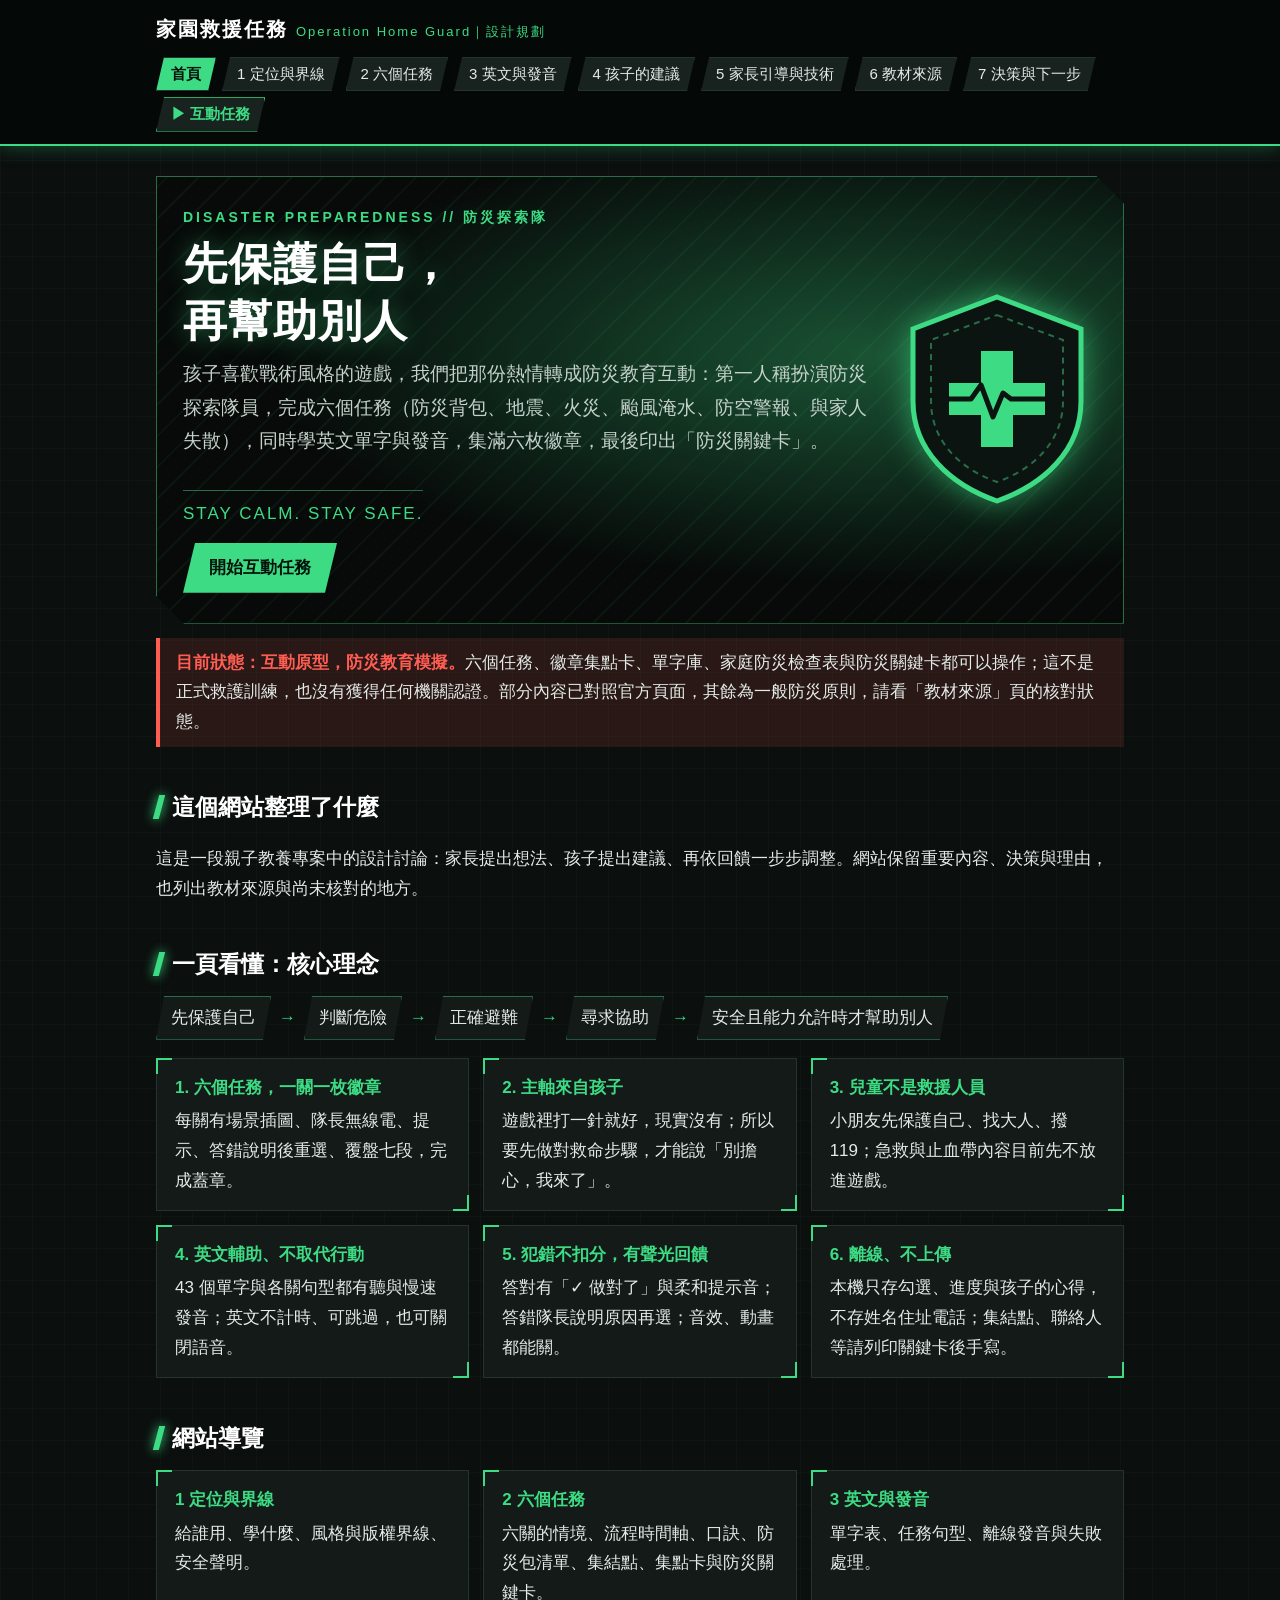
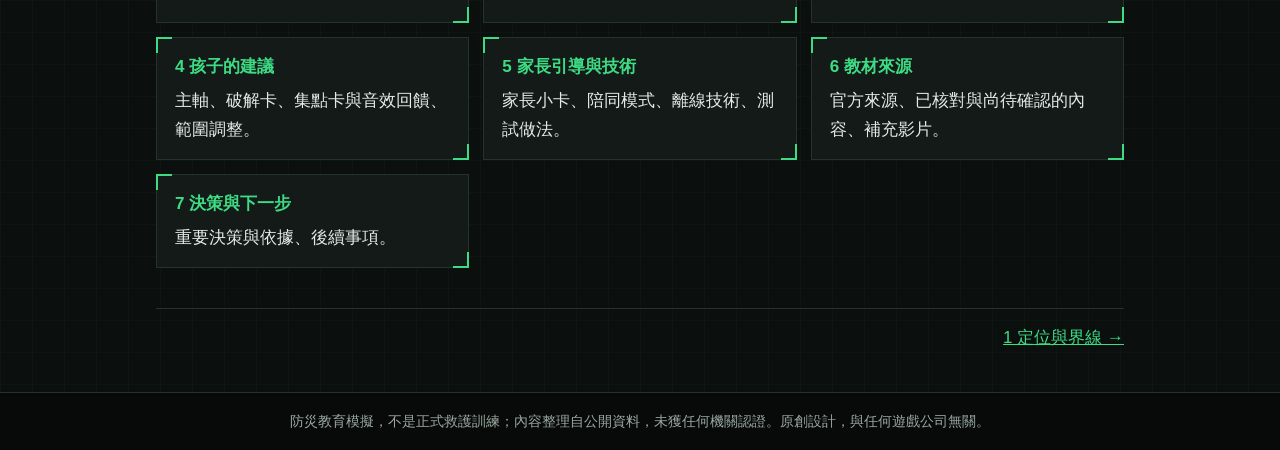
<file: index.html>
<!DOCTYPE html>
<html lang="zh-Hant">
<head>
  <meta charset="UTF-8">
  <meta name="viewport" content="width=device-width, initial-scale=1">
  <title>首頁｜家園救援任務 設計規劃</title>
  <meta name="description" content="家園救援任務：防災探索隊六個互動任務的設計規劃，涵蓋防災背包、地震、火災、颱風淹水、防空警報與家人失散。">
  <link rel="stylesheet" href="style.css">
</head>
<body>
  <header class="site-header"><div class="inner">
    <a class="brand" href="index.html">家園救援任務<span>Operation Home Guard｜設計規劃</span></a>
    <nav aria-label="網站導覽"><ul class="nav">
      <li><a href="index.html" aria-current="page">首頁</a></li>
      <li><a href="positioning.html">1 定位與界線</a></li>
      <li><a href="gameplay.html">2 六個任務</a></li>
      <li><a href="english.html">3 英文與發音</a></li>
      <li><a href="child-idea.html">4 孩子的建議</a></li>
      <li><a href="parents-tech.html">5 家長引導與技術</a></li>
      <li><a href="sources.html">6 教材來源</a></li>
      <li><a href="decisions.html">7 決策與下一步</a></li>
      <li><a href="game/index.html" class="nav-game">▶ 互動任務</a></li>
    </ul></nav>
  </div></header>
  <main>
<section class="hero">
  <div>
    <p class="eyebrow">DISASTER PREPAREDNESS // 防災探索隊</p>
    <h1><span class="nowrap">先保護自己，</span><br><span class="nowrap">再幫助別人</span></h1>
    <p class="lead">孩子喜歡戰術風格的遊戲，我們把那份熱情轉成防災教育互動：第一人稱扮演防災探索隊員，完成六個任務（防災背包、地震、火災、颱風淹水、防空警報、與家人失散），同時學英文單字與發音，集滿六枚徽章，最後印出「防災關鍵卡」。</p>
    <p class="tagline">STAY CALM. STAY SAFE.</p><br>
    <a class="cta" href="game/index.html">開始互動任務</a>
  </div>
  <svg class="emblem" viewBox="0 0 200 220" role="img" aria-label="防災探索隊徽章：盾牌與醫療十字">
    <path d="M100 8 L184 40 V112 C184 162 146 196 100 212 C54 196 16 162 16 112 V40 Z" fill="#0b1411" stroke="#3ddc84" stroke-width="5"/>
    <path d="M100 26 L166 51 V112 C166 152 137 180 100 193 C63 180 34 152 34 112 V51 Z" fill="none" stroke="#2a6b49" stroke-width="2" stroke-dasharray="6 5"/>
    <path d="M84 62 H116 V94 H148 V126 H116 V158 H84 V126 H52 V94 H84 Z" fill="#3ddc84"/>
    <polyline points="44,110 74,110 84,96 96,128 106,104 114,110 156,110" fill="none" stroke="#0b1411" stroke-width="5" stroke-linejoin="round"/>
  </svg>
</section>

<div class="callout alert"><strong>目前狀態：互動原型，防災教育模擬。</strong>六個任務、徽章集點卡、單字庫、家庭防災檢查表與防災關鍵卡都可以操作；這不是正式救護訓練，也沒有獲得任何機關認證。部分內容已對照官方頁面，其餘為一般防災原則，請看「教材來源」頁的核對狀態。</div>

<h2>這個網站整理了什麼</h2>
<p>這是一段親子教養專案中的設計討論：家長提出想法、孩子提出建議、再依回饋一步步調整。網站保留重要內容、決策與理由，也列出教材來源與尚未核對的地方。</p>

<h2>一頁看懂：核心理念</h2>
<div class="flow-big"><span>先保護自己</span><i>→</i><span>判斷危險</span><i>→</i><span>正確避難</span><i>→</i><span>尋求協助</span><i>→</i><span>安全且能力允許時才幫助別人</span></div>
<div class="grid">
  <div class="card"><strong>1. 六個任務，一關一枚徽章</strong>每關有場景插圖、隊長無線電、提示、答錯說明後重選、覆盤七段，完成蓋章。</div>
  <div class="card"><strong>2. 主軸來自孩子</strong>遊戲裡打一針就好，現實沒有；所以要先做對救命步驟，才能說「別擔心，我來了」。</div>
  <div class="card"><strong>3. 兒童不是救援人員</strong>小朋友先保護自己、找大人、撥 119；急救與止血帶內容目前先不放進遊戲。</div>
  <div class="card"><strong>4. 英文輔助、不取代行動</strong>43 個單字與各關句型都有聽與慢速發音；英文不計時、可跳過，也可關閉語音。</div>
  <div class="card"><strong>5. 犯錯不扣分，有聲光回饋</strong>答對有「✓ 做對了」與柔和提示音；答錯隊長說明原因再選；音效、動畫都能關。</div>
  <div class="card"><strong>6. 離線、不上傳</strong>本機只存勾選、進度與孩子的心得，不存姓名住址電話；集結點、聯絡人等請列印關鍵卡後手寫。</div>
</div>

<h2>網站導覽</h2>
<div class="grid">
  <a class="card" href="positioning.html"><strong>1 定位與界線</strong>給誰用、學什麼、風格與版權界線、安全聲明。</a>
  <a class="card" href="gameplay.html"><strong>2 六個任務</strong>六關的情境、流程時間軸、口訣、防災包清單、集結點、集點卡與防災關鍵卡。</a>
  <a class="card" href="english.html"><strong>3 英文與發音</strong>單字表、任務句型、離線發音與失敗處理。</a>
  <a class="card" href="child-idea.html"><strong>4 孩子的建議</strong>主軸、破解卡、集點卡與音效回饋、範圍調整。</a>
  <a class="card" href="parents-tech.html"><strong>5 家長引導與技術</strong>家長小卡、陪同模式、離線技術、測試做法。</a>
  <a class="card" href="sources.html"><strong>6 教材來源</strong>官方來源、已核對與尚待確認的內容、補充影片。</a>
  <a class="card" href="decisions.html"><strong>7 決策與下一步</strong>重要決策與依據、後續事項。</a>
</div>
<nav class="pager" aria-label="上下頁">
  <span></span>
  <span><a href="positioning.html">1 定位與界線 →</a></span>
</nav>
  </main>
  <footer>防災教育模擬，不是正式救護訓練；內容整理自公開資料，未獲任何機關認證。原創設計，與任何遊戲公司無關。</footer>
</body>
</html>
</file>
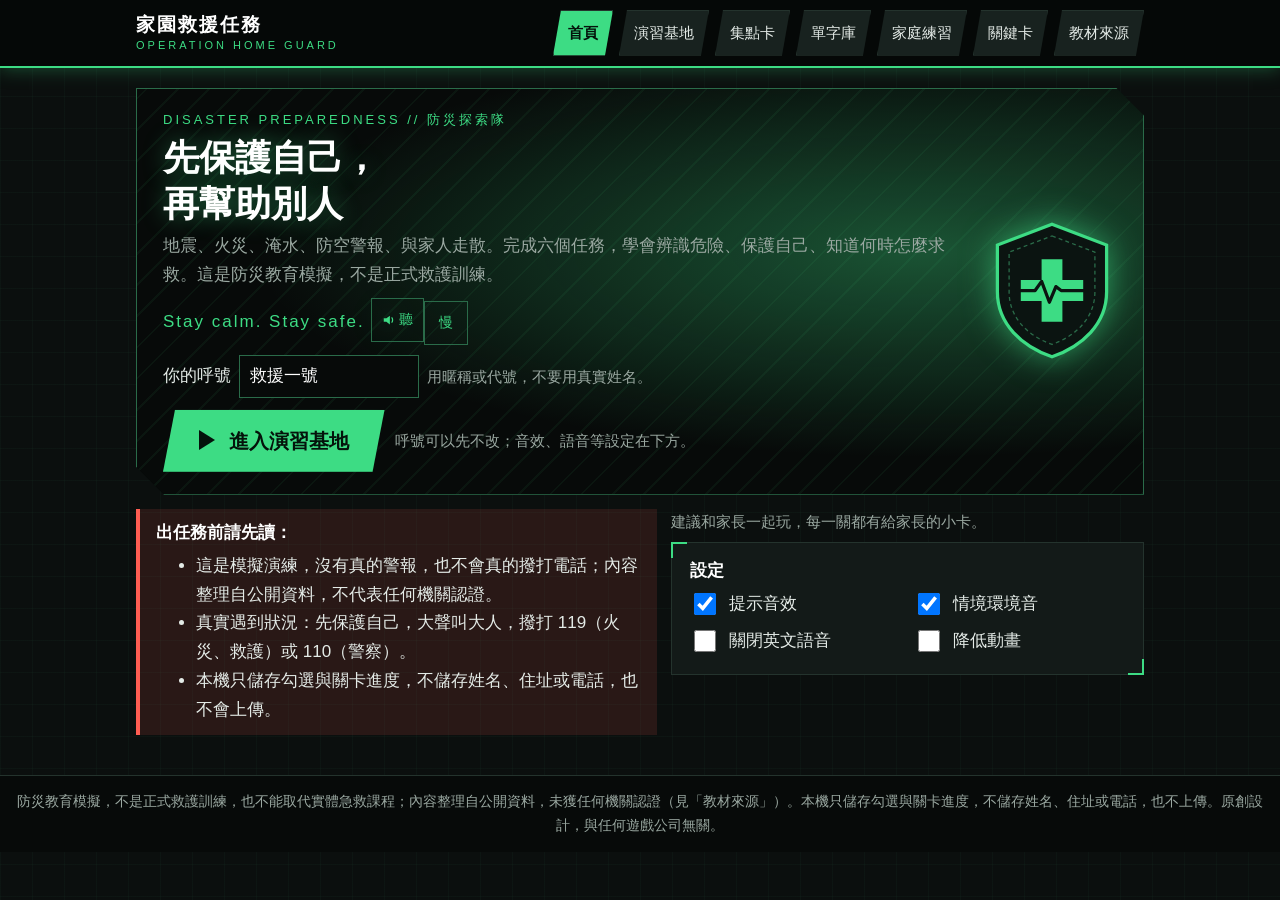
<file: game/index.html>
<!DOCTYPE html>
<html lang="zh-Hant">
<head>
  <meta charset="UTF-8">
  <meta name="viewport" content="width=device-width, initial-scale=1">
  <title>家園救援任務｜互動任務</title>
  <meta name="description" content="家園救援任務：防災探索隊六個互動任務，學防災背包、地震、火災、颱風淹水、防空警報、與家人失散，並學英文單字、集徽章。">
  <link rel="stylesheet" href="game.css?v=36">
</head>
<body>
  <header class="g-header">
    <div class="g-inner">
      <button type="button" class="g-brand" data-go="title" title="回首頁">家園救援任務<small>OPERATION HOME GUARD</small></button>
      <nav class="g-nav" aria-label="任務選單">
        <button type="button" data-go="title">首頁</button>
        <button type="button" data-go="hub">演習基地</button>
        <button type="button" data-go="stamps">集點卡</button>
        <button type="button" data-go="vocab">單字庫</button>
        <button type="button" data-go="family">家庭練習</button>
        <button type="button" data-go="card">關鍵卡</button>
        <button type="button" data-go="sources">教材來源</button>
        <!-- 設計說明網站的連結先隱藏（給孩子玩的畫面不放）；需要時可改回 <a href="../index.html">設計說明</a> -->
      </nav>
    </div>
  </header>
  <main id="app" class="g-main"></main>
  <div id="toast" class="toast" role="status" aria-live="polite"></div>
  <footer class="g-footer">防災教育模擬，不是正式救護訓練，也不能取代實體急救課程；內容整理自公開資料，未獲任何機關認證（見「教材來源」）。本機只儲存勾選與關卡進度，不儲存姓名、住址或電話，也不上傳。原創設計，與任何遊戲公司無關。</footer>
  <script src="data.js?v=36"></script>
  <script src="scenes.js?v=36"></script>
  <script src="game.js?v=36"></script>
</body>
</html>
</file>
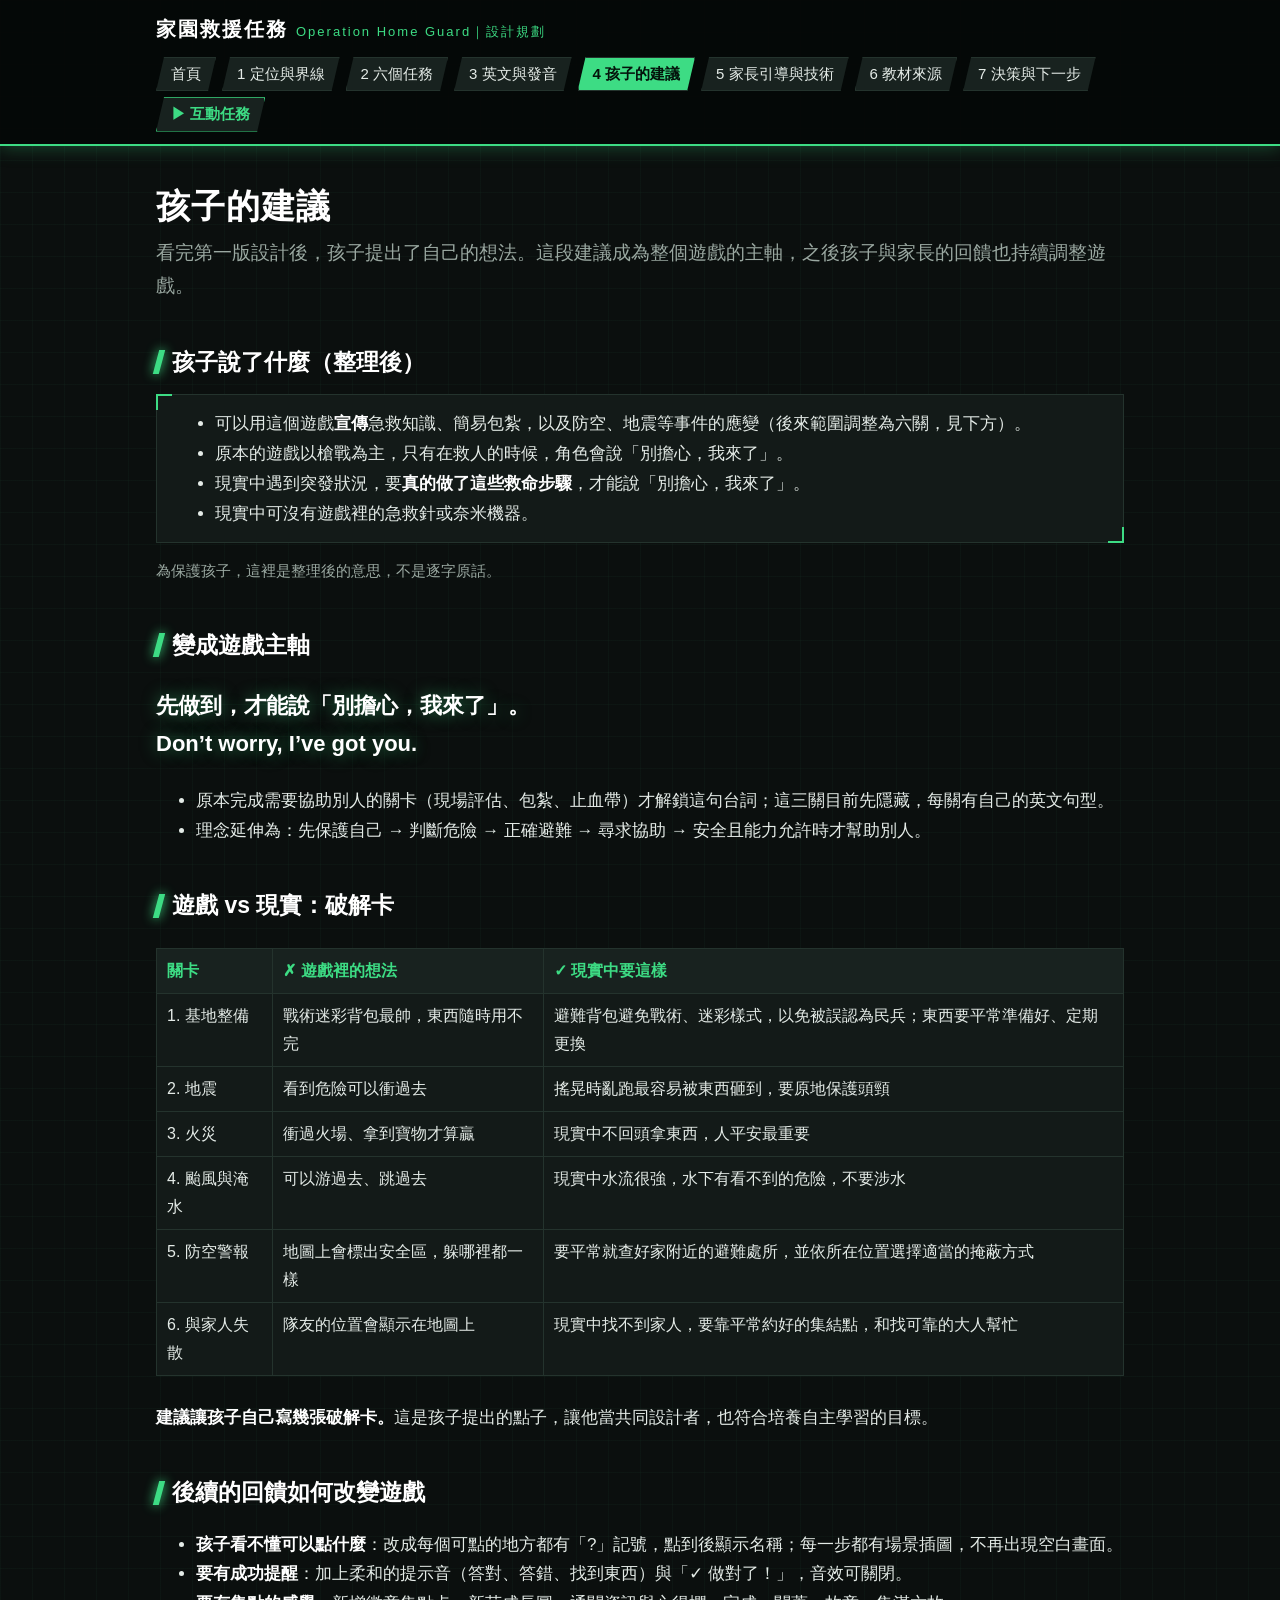
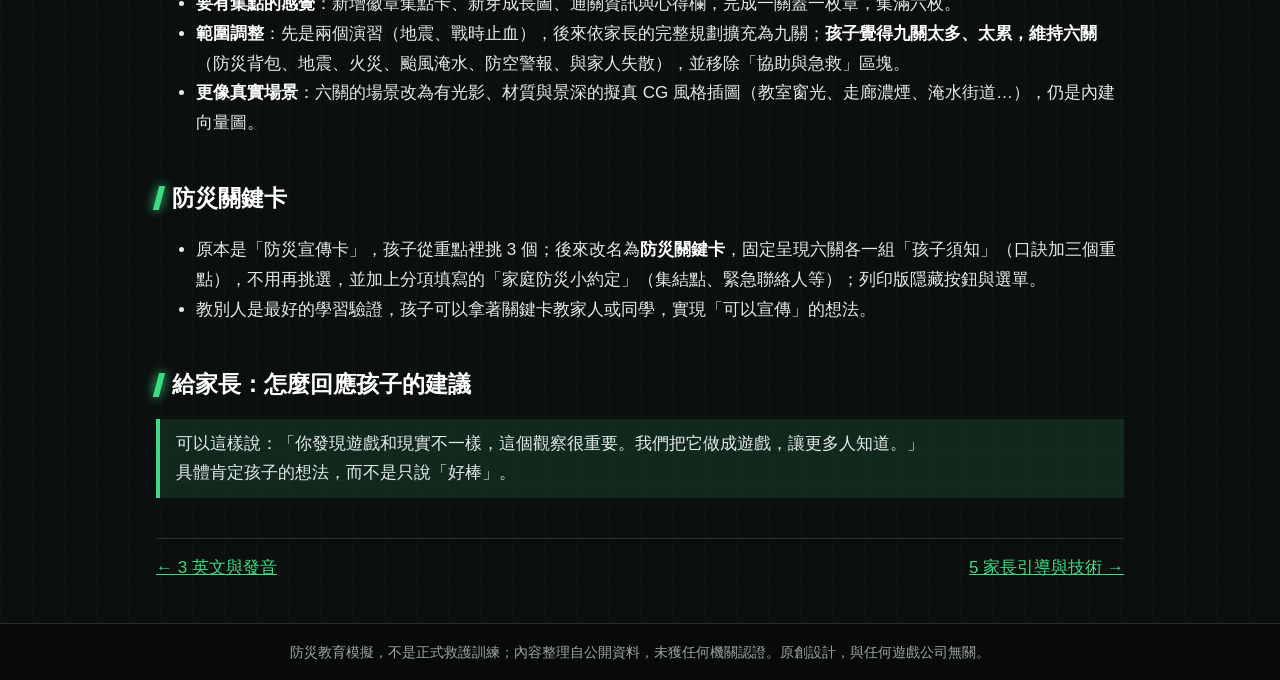
<file: child-idea.html>
<!DOCTYPE html>
<html lang="zh-Hant">
<head>
  <meta charset="UTF-8">
  <meta name="viewport" content="width=device-width, initial-scale=1">
  <title>孩子的建議｜家園救援任務 設計規劃</title>
  <meta name="description" content="家園救援任務：防災探索隊六個互動任務的設計規劃，涵蓋防災背包、地震、火災、颱風淹水、防空警報與家人失散。">
  <link rel="stylesheet" href="style.css">
</head>
<body>
  <header class="site-header"><div class="inner">
    <a class="brand" href="index.html">家園救援任務<span>Operation Home Guard｜設計規劃</span></a>
    <nav aria-label="網站導覽"><ul class="nav">
      <li><a href="index.html">首頁</a></li>
      <li><a href="positioning.html">1 定位與界線</a></li>
      <li><a href="gameplay.html">2 六個任務</a></li>
      <li><a href="english.html">3 英文與發音</a></li>
      <li><a href="child-idea.html" aria-current="page">4 孩子的建議</a></li>
      <li><a href="parents-tech.html">5 家長引導與技術</a></li>
      <li><a href="sources.html">6 教材來源</a></li>
      <li><a href="decisions.html">7 決策與下一步</a></li>
      <li><a href="game/index.html" class="nav-game">▶ 互動任務</a></li>
    </ul></nav>
  </div></header>
  <main>
<h1>孩子的建議</h1>
<p class="lead">看完第一版設計後，孩子提出了自己的想法。這段建議成為整個遊戲的主軸，之後孩子與家長的回饋也持續調整遊戲。</p>

<h2>孩子說了什麼（整理後）</h2>
<div class="card">
  <ul style="margin:0">
    <li>可以用這個遊戲<strong>宣傳</strong>急救知識、簡易包紮，以及防空、地震等事件的應變（後來範圍調整為六關，見下方）。</li>
    <li>原本的遊戲以槍戰為主，只有在救人的時候，角色會說「別擔心，我來了」。</li>
    <li>現實中遇到突發狀況，要<strong>真的做了這些救命步驟</strong>，才能說「別擔心，我來了」。</li>
    <li>現實中可沒有遊戲裡的急救針或奈米機器。</li>
  </ul>
</div>
<p class="note">為保護孩子，這裡是整理後的意思，不是逐字原話。</p>

<h2>變成遊戲主軸</h2>
<p class="quote">先做到，才能說「別擔心，我來了」。<br><span class="en">Don’t worry, I’ve got you.</span></p>
<ul>
  <li>原本完成需要協助別人的關卡（現場評估、包紮、止血帶）才解鎖這句台詞；這三關目前先隱藏，每關有自己的英文句型。</li>
  <li>理念延伸為：先保護自己 → 判斷危險 → 正確避難 → 尋求協助 → 安全且能力允許時才幫助別人。</li>
</ul>

<h2>遊戲 vs 現實：破解卡</h2>
<div class="table-wrap"><table>
  <tr><th>關卡</th><th>✗ 遊戲裡的想法</th><th>✓ 現實中要這樣</th></tr>
  <tr><td>1. 基地整備</td><td>戰術迷彩背包最帥，東西隨時用不完</td><td>避難背包避免戰術、迷彩樣式，以免被誤認為民兵；東西要平常準備好、定期更換</td></tr>
  <tr><td>2. 地震</td><td>看到危險可以衝過去</td><td>搖晃時亂跑最容易被東西砸到，要原地保護頭頸</td></tr>
  <tr><td>3. 火災</td><td>衝過火場、拿到寶物才算贏</td><td>現實中不回頭拿東西，人平安最重要</td></tr>
  <tr><td>4. 颱風與淹水</td><td>可以游過去、跳過去</td><td>現實中水流很強，水下有看不到的危險，不要涉水</td></tr>
  <tr><td>5. 防空警報</td><td>地圖上會標出安全區，躲哪裡都一樣</td><td>要平常就查好家附近的避難處所，並依所在位置選擇適當的掩蔽方式</td></tr>
  <tr><td>6. 與家人失散</td><td>隊友的位置會顯示在地圖上</td><td>現實中找不到家人，要靠平常約好的集結點，和找可靠的大人幫忙</td></tr>
</table></div>
<p><strong>建議讓孩子自己寫幾張破解卡。</strong>這是孩子提出的點子，讓他當共同設計者，也符合培養自主學習的目標。</p>

<h2>後續的回饋如何改變遊戲</h2>
<ul>
  <li><strong>孩子看不懂可以點什麼</strong>：改成每個可點的地方都有「?」記號，點到後顯示名稱；每一步都有場景插圖，不再出現空白畫面。</li>
  <li><strong>要有成功提醒</strong>：加上柔和的提示音（答對、答錯、找到東西）與「✓ 做對了！」，音效可關閉。</li>
  <li><strong>要有集點的感覺</strong>：新增徽章集點卡、新芽成長圖、通關資訊與心得欄，完成一關蓋一枚章，集滿六枚。</li>
  <li><strong>範圍調整</strong>：先是兩個演習（地震、戰時止血），後來依家長的完整規劃擴充為九關；<strong>孩子覺得九關太多、太累，維持六關</strong>（防災背包、地震、火災、颱風淹水、防空警報、與家人失散），並移除「協助與急救」區塊。</li>
  <li><strong>更像真實場景</strong>：六關的場景改為有光影、材質與景深的擬真 CG 風格插圖（教室窗光、走廊濃煙、淹水街道…），仍是內建向量圖。</li>
</ul>

<h2>防災關鍵卡</h2>
<ul>
  <li>原本是「防災宣傳卡」，孩子從重點裡挑 3 個；後來改名為<strong>防災關鍵卡</strong>，固定呈現六關各一組「孩子須知」（口訣加三個重點），不用再挑選，並加上分項填寫的「家庭防災小約定」（集結點、緊急聯絡人等）；列印版隱藏按鈕與選單。</li>
  <li>教別人是最好的學習驗證，孩子可以拿著關鍵卡教家人或同學，實現「可以宣傳」的想法。</li>
</ul>

<h2>給家長：怎麼回應孩子的建議</h2>
<div class="callout">可以這樣說：「你發現遊戲和現實不一樣，這個觀察很重要。我們把它做成遊戲，讓更多人知道。」<br>具體肯定孩子的想法，而不是只說「好棒」。</div>
<nav class="pager" aria-label="上下頁">
  <span><a href="english.html">← 3 英文與發音</a></span>
  <span><a href="parents-tech.html">5 家長引導與技術 →</a></span>
</nav>
  </main>
  <footer>防災教育模擬，不是正式救護訓練；內容整理自公開資料，未獲任何機關認證。原創設計，與任何遊戲公司無關。</footer>
</body>
</html>
</file>
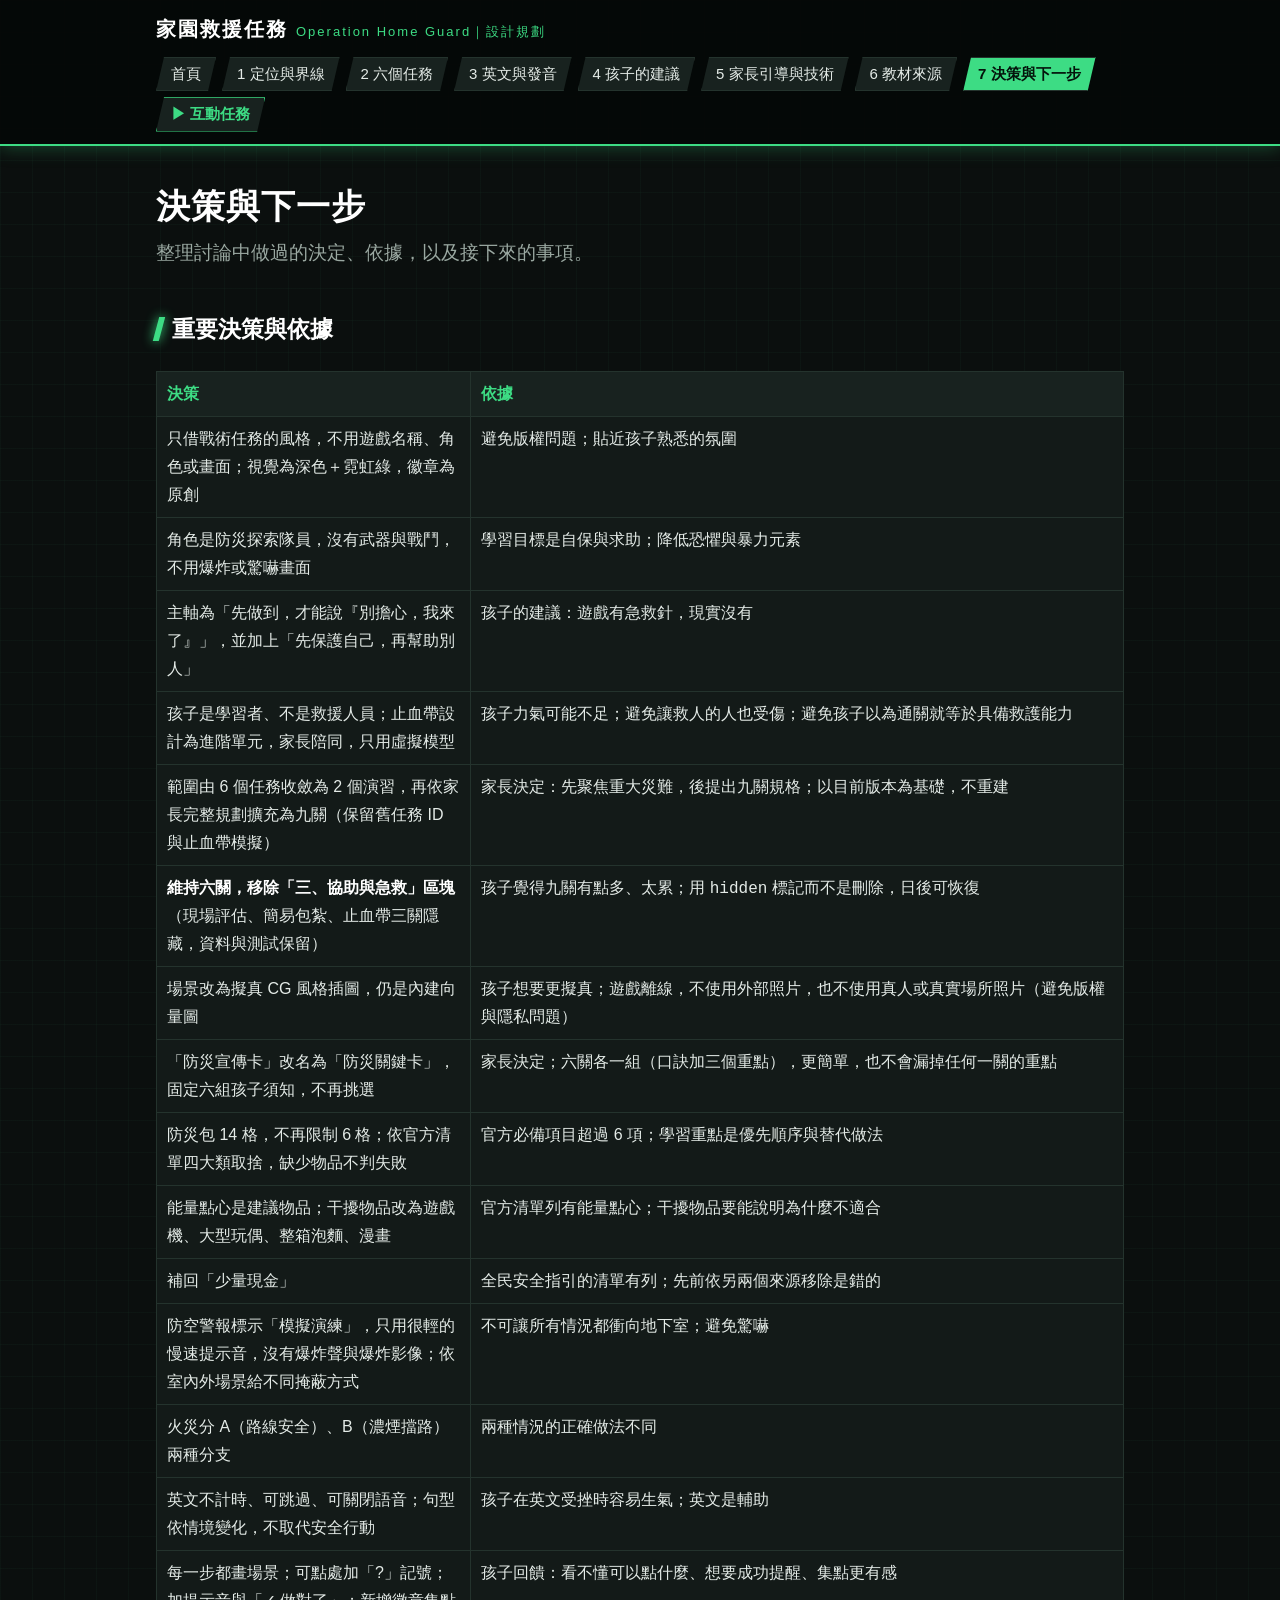
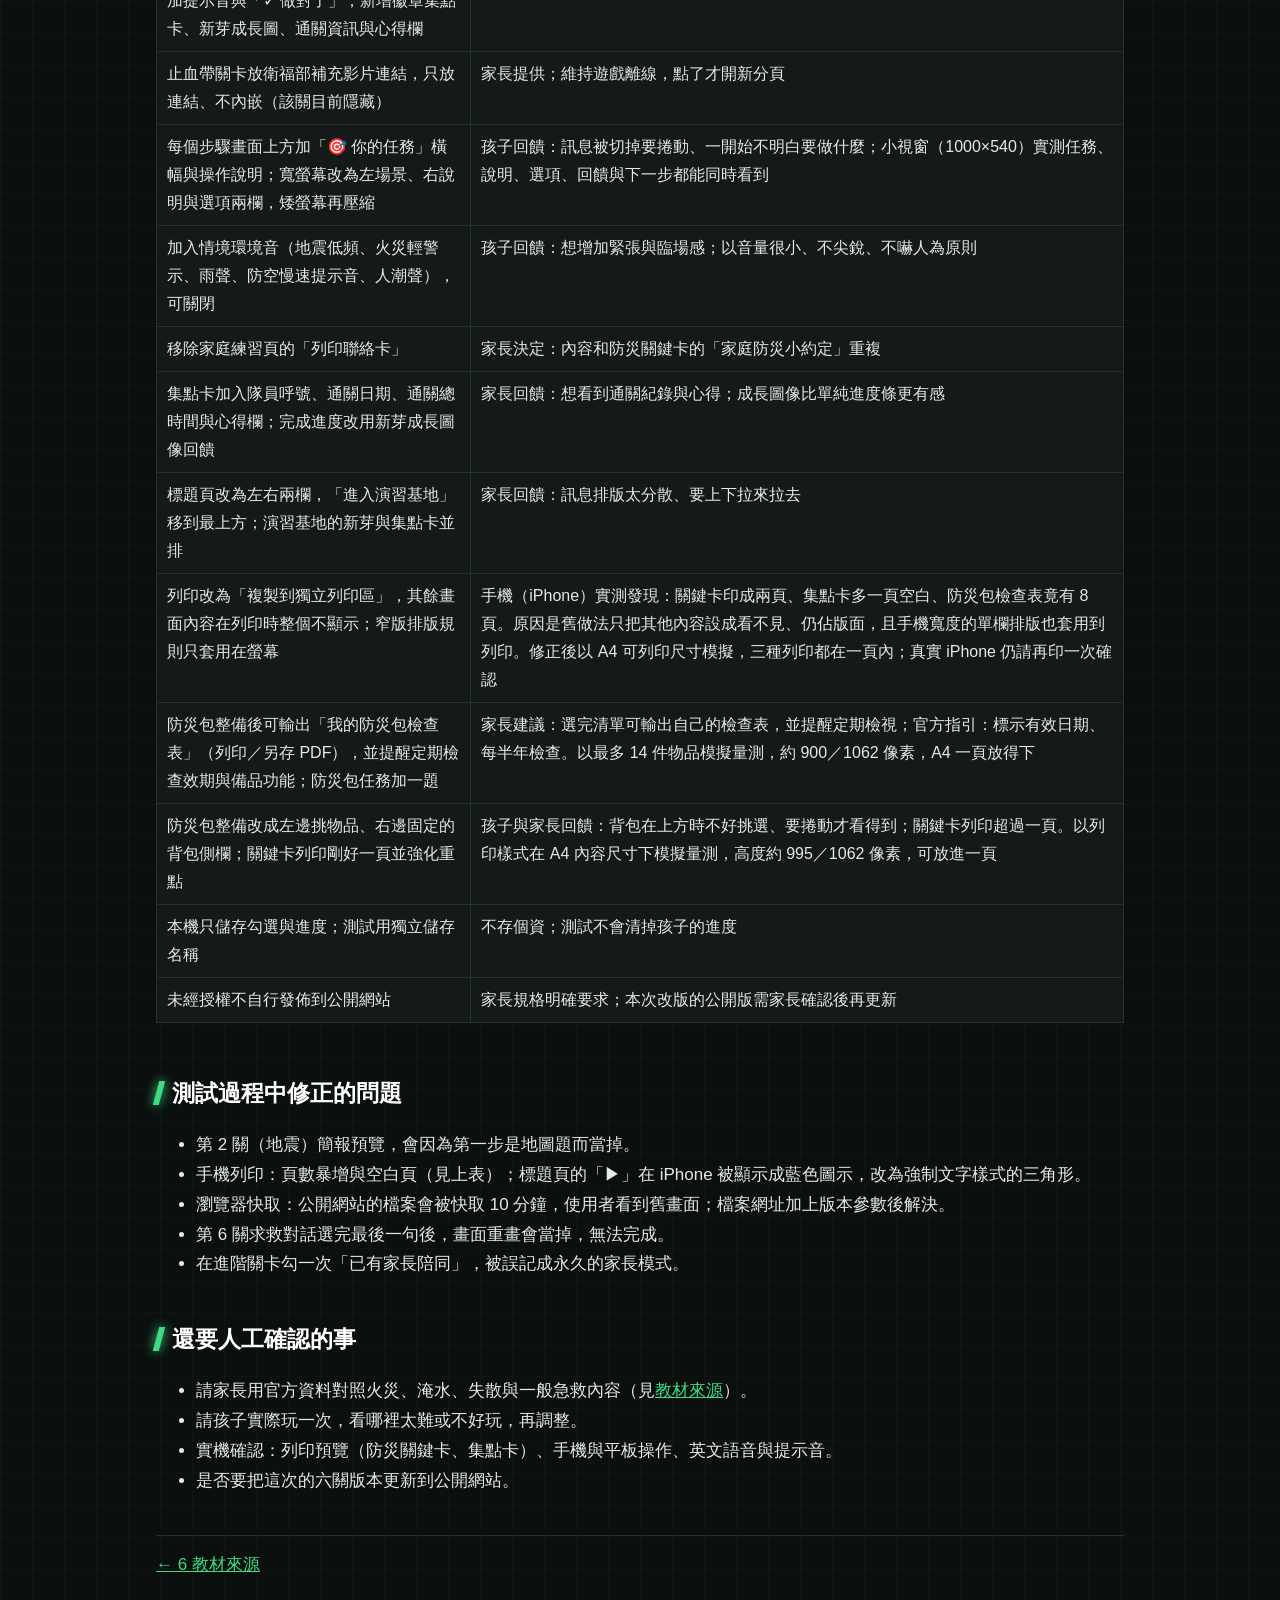
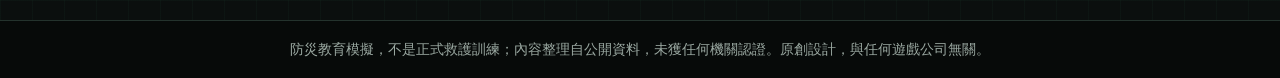
<file: decisions.html>
<!DOCTYPE html>
<html lang="zh-Hant">
<head>
  <meta charset="UTF-8">
  <meta name="viewport" content="width=device-width, initial-scale=1">
  <title>決策與下一步｜家園救援任務 設計規劃</title>
  <meta name="description" content="家園救援任務：防災探索隊六個互動任務的設計規劃，涵蓋防災背包、地震、火災、颱風淹水、防空警報與家人失散。">
  <link rel="stylesheet" href="style.css">
</head>
<body>
  <header class="site-header"><div class="inner">
    <a class="brand" href="index.html">家園救援任務<span>Operation Home Guard｜設計規劃</span></a>
    <nav aria-label="網站導覽"><ul class="nav">
      <li><a href="index.html">首頁</a></li>
      <li><a href="positioning.html">1 定位與界線</a></li>
      <li><a href="gameplay.html">2 六個任務</a></li>
      <li><a href="english.html">3 英文與發音</a></li>
      <li><a href="child-idea.html">4 孩子的建議</a></li>
      <li><a href="parents-tech.html">5 家長引導與技術</a></li>
      <li><a href="sources.html">6 教材來源</a></li>
      <li><a href="decisions.html" aria-current="page">7 決策與下一步</a></li>
      <li><a href="game/index.html" class="nav-game">▶ 互動任務</a></li>
    </ul></nav>
  </div></header>
  <main>
<h1>決策與下一步</h1>
<p class="lead">整理討論中做過的決定、依據，以及接下來的事項。</p>

<h2>重要決策與依據</h2>
<div class="table-wrap"><table>
  <tr><th>決策</th><th>依據</th></tr>
  <tr><td>只借戰術任務的風格，不用遊戲名稱、角色或畫面；視覺為深色＋霓虹綠，徽章為原創</td><td>避免版權問題；貼近孩子熟悉的氛圍</td></tr>
  <tr><td>角色是防災探索隊員，沒有武器與戰鬥，不用爆炸或驚嚇畫面</td><td>學習目標是自保與求助；降低恐懼與暴力元素</td></tr>
  <tr><td>主軸為「先做到，才能說『別擔心，我來了』」，並加上「先保護自己，再幫助別人」</td><td>孩子的建議：遊戲有急救針，現實沒有</td></tr>
  <tr><td>孩子是學習者、不是救援人員；止血帶設計為進階單元，家長陪同，只用虛擬模型</td><td>孩子力氣可能不足；避免讓救人的人也受傷；避免孩子以為通關就等於具備救護能力</td></tr>
  <tr><td>範圍由 6 個任務收斂為 2 個演習，再依家長完整規劃擴充為九關（保留舊任務 ID 與止血帶模擬）</td><td>家長決定：先聚焦重大災難，後提出九關規格；以目前版本為基礎，不重建</td></tr>
  <tr><td><strong>維持六關，移除「三、協助與急救」區塊</strong>（現場評估、簡易包紮、止血帶三關隱藏，資料與測試保留）</td><td>孩子覺得九關有點多、太累；用 <code>hidden</code> 標記而不是刪除，日後可恢復</td></tr>
  <tr><td>場景改為擬真 CG 風格插圖，仍是內建向量圖</td><td>孩子想要更擬真；遊戲離線，不使用外部照片，也不使用真人或真實場所照片（避免版權與隱私問題）</td></tr>
  <tr><td>「防災宣傳卡」改名為「防災關鍵卡」，固定六組孩子須知，不再挑選</td><td>家長決定；六關各一組（口訣加三個重點），更簡單，也不會漏掉任何一關的重點</td></tr>
  <tr><td>防災包 14 格，不再限制 6 格；依官方清單四大類取捨，缺少物品不判失敗</td><td>官方必備項目超過 6 項；學習重點是優先順序與替代做法</td></tr>
  <tr><td>能量點心是建議物品；干擾物品改為遊戲機、大型玩偶、整箱泡麵、漫畫</td><td>官方清單列有能量點心；干擾物品要能說明為什麼不適合</td></tr>
  <tr><td>補回「少量現金」</td><td>全民安全指引的清單有列；先前依另兩個來源移除是錯的</td></tr>
  <tr><td>防空警報標示「模擬演練」，只用很輕的慢速提示音，沒有爆炸聲與爆炸影像；依室內外場景給不同掩蔽方式</td><td>不可讓所有情況都衝向地下室；避免驚嚇</td></tr>
  <tr><td>火災分 A（路線安全）、B（濃煙擋路）兩種分支</td><td>兩種情況的正確做法不同</td></tr>
  <tr><td>英文不計時、可跳過、可關閉語音；句型依情境變化，不取代安全行動</td><td>孩子在英文受挫時容易生氣；英文是輔助</td></tr>
  <tr><td>每一步都畫場景；可點處加「?」記號；加提示音與「✓ 做對了」；新增徽章集點卡、新芽成長圖、通關資訊與心得欄</td><td>孩子回饋：看不懂可以點什麼、想要成功提醒、集點更有感</td></tr>
  <tr><td>止血帶關卡放衛福部補充影片連結，只放連結、不內嵌（該關目前隱藏）</td><td>家長提供；維持遊戲離線，點了才開新分頁</td></tr>
  <tr><td>每個步驟畫面上方加「🎯 你的任務」橫幅與操作說明；寬螢幕改為左場景、右說明與選項兩欄，矮螢幕再壓縮</td><td>孩子回饋：訊息被切掉要捲動、一開始不明白要做什麼；小視窗（1000×540）實測任務、說明、選項、回饋與下一步都能同時看到</td></tr>
  <tr><td>加入情境環境音（地震低頻、火災輕警示、雨聲、防空慢速提示音、人潮聲），可關閉</td><td>孩子回饋：想增加緊張與臨場感；以音量很小、不尖銳、不嚇人為原則</td></tr>
  <tr><td>移除家庭練習頁的「列印聯絡卡」</td><td>家長決定：內容和防災關鍵卡的「家庭防災小約定」重複</td></tr>
  <tr><td>集點卡加入隊員呼號、通關日期、通關總時間與心得欄；完成進度改用新芽成長圖像回饋</td><td>家長回饋：想看到通關紀錄與心得；成長圖像比單純進度條更有感</td></tr>
  <tr><td>標題頁改為左右兩欄，「進入演習基地」移到最上方；演習基地的新芽與集點卡並排</td><td>家長回饋：訊息排版太分散、要上下拉來拉去</td></tr>
  <tr><td>列印改為「複製到獨立列印區」，其餘畫面內容在列印時整個不顯示；窄版排版規則只套用在螢幕</td><td>手機（iPhone）實測發現：關鍵卡印成兩頁、集點卡多一頁空白、防災包檢查表竟有 8 頁。原因是舊做法只把其他內容設成看不見、仍佔版面，且手機寬度的單欄排版也套用到列印。修正後以 A4 可列印尺寸模擬，三種列印都在一頁內；真實 iPhone 仍請再印一次確認</td></tr>
  <tr><td>防災包整備後可輸出「我的防災包檢查表」（列印／另存 PDF），並提醒定期檢查效期與備品功能；防災包任務加一題</td><td>家長建議：選完清單可輸出自己的檢查表，並提醒定期檢視；官方指引：標示有效日期、每半年檢查。以最多 14 件物品模擬量測，約 900／1062 像素，A4 一頁放得下</td></tr>
  <tr><td>防災包整備改成左邊挑物品、右邊固定的背包側欄；關鍵卡列印剛好一頁並強化重點</td><td>孩子與家長回饋：背包在上方時不好挑選、要捲動才看得到；關鍵卡列印超過一頁。以列印樣式在 A4 內容尺寸下模擬量測，高度約 995／1062 像素，可放進一頁</td></tr>
  <tr><td>本機只儲存勾選與進度；測試用獨立儲存名稱</td><td>不存個資；測試不會清掉孩子的進度</td></tr>
  <tr><td>未經授權不自行發佈到公開網站</td><td>家長規格明確要求；本次改版的公開版需家長確認後再更新</td></tr>
</table></div>

<h2>測試過程中修正的問題</h2>
<ul>
  <li>第 2 關（地震）簡報預覽，會因為第一步是地圖題而當掉。</li>
  <li>手機列印：頁數暴增與空白頁（見上表）；標題頁的「▶」在 iPhone 被顯示成藍色圖示，改為強制文字樣式的三角形。</li>
  <li>瀏覽器快取：公開網站的檔案會被快取 10 分鐘，使用者看到舊畫面；檔案網址加上版本參數後解決。</li>
  <li>第 6 關求救對話選完最後一句後，畫面重畫會當掉，無法完成。</li>
  <li>在進階關卡勾一次「已有家長陪同」，被誤記成永久的家長模式。</li>
</ul>

<h2>還要人工確認的事</h2>
<ul>
  <li>請家長用官方資料對照火災、淹水、失散與一般急救內容（見<a href="sources.html">教材來源</a>）。</li>
  <li>請孩子實際玩一次，看哪裡太難或不好玩，再調整。</li>
  <li>實機確認：列印預覽（防災關鍵卡、集點卡）、手機與平板操作、英文語音與提示音。</li>
  <li>是否要把這次的六關版本更新到公開網站。</li>
</ul>
<nav class="pager" aria-label="上下頁">
  <span><a href="sources.html">← 6 教材來源</a></span>
  <span></span>
</nav>
  </main>
  <footer>防災教育模擬，不是正式救護訓練；內容整理自公開資料，未獲任何機關認證。原創設計，與任何遊戲公司無關。</footer>
</body>
</html>
</file>
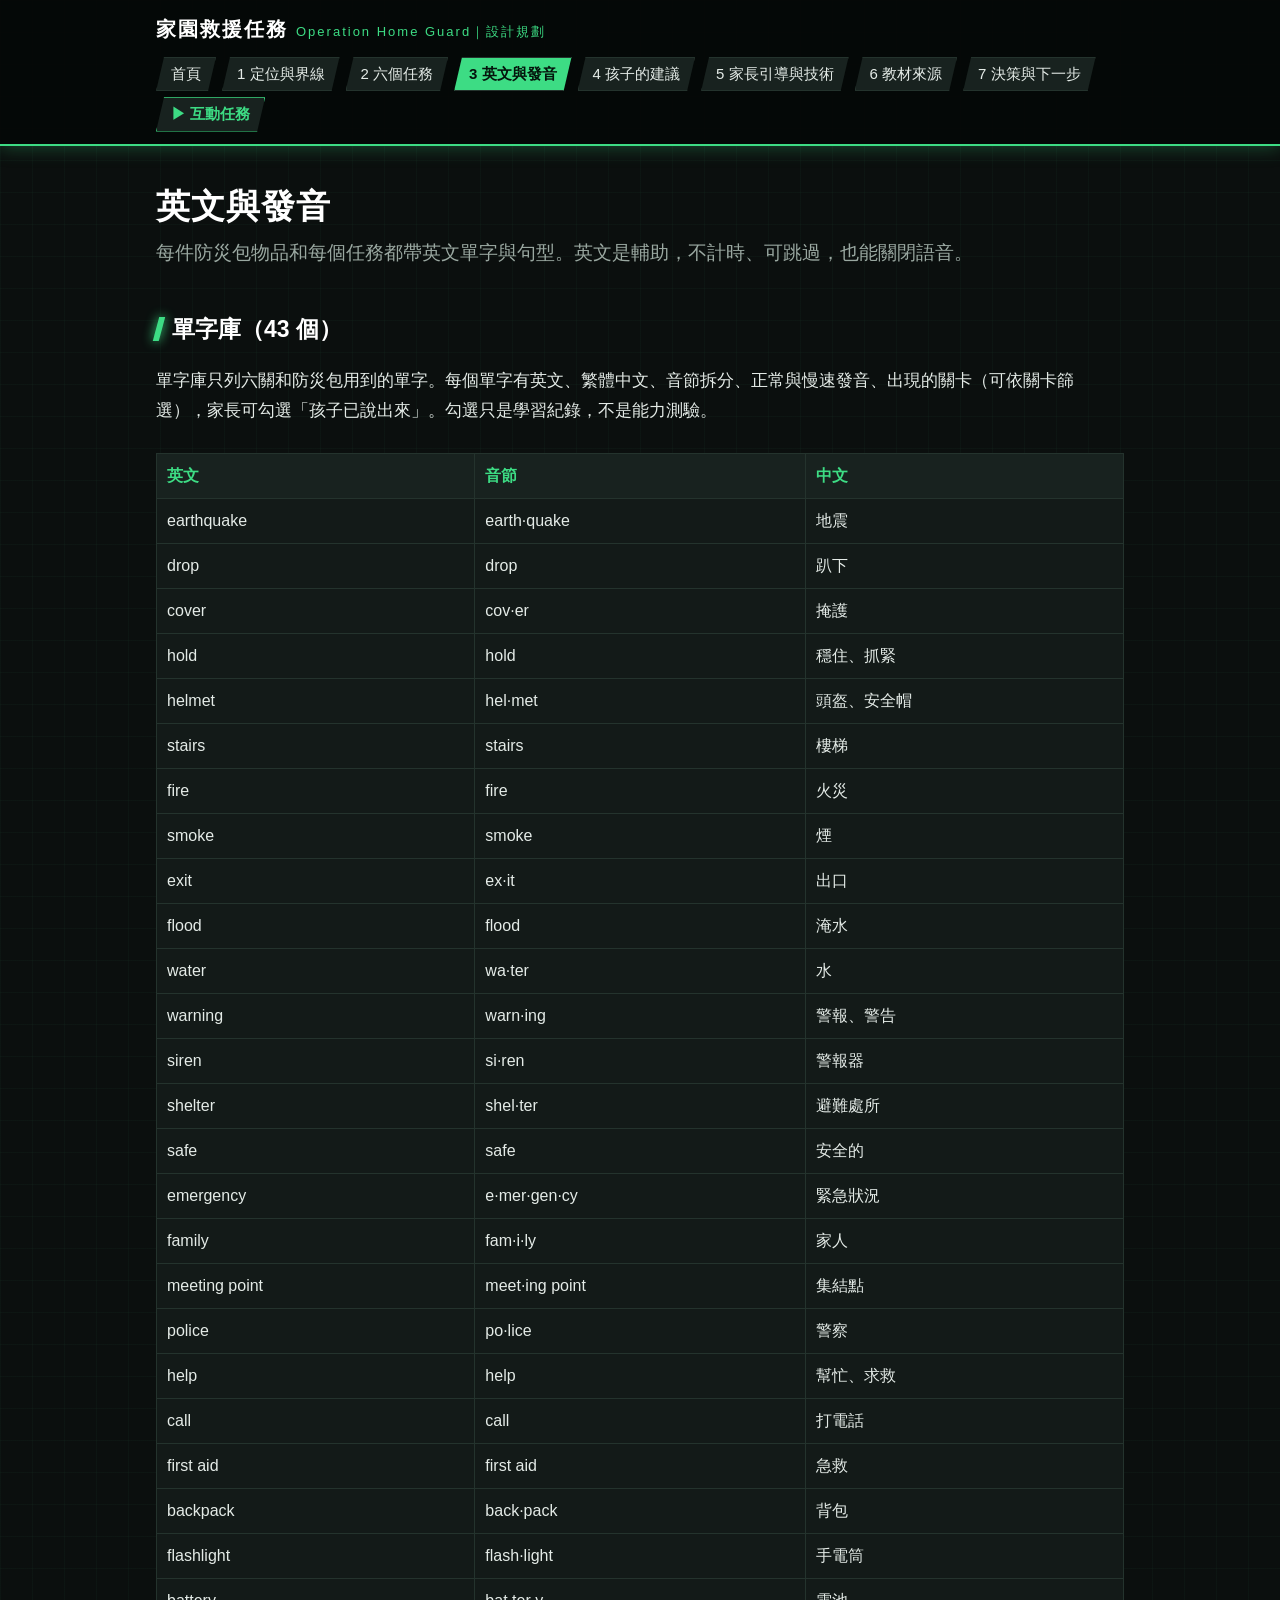
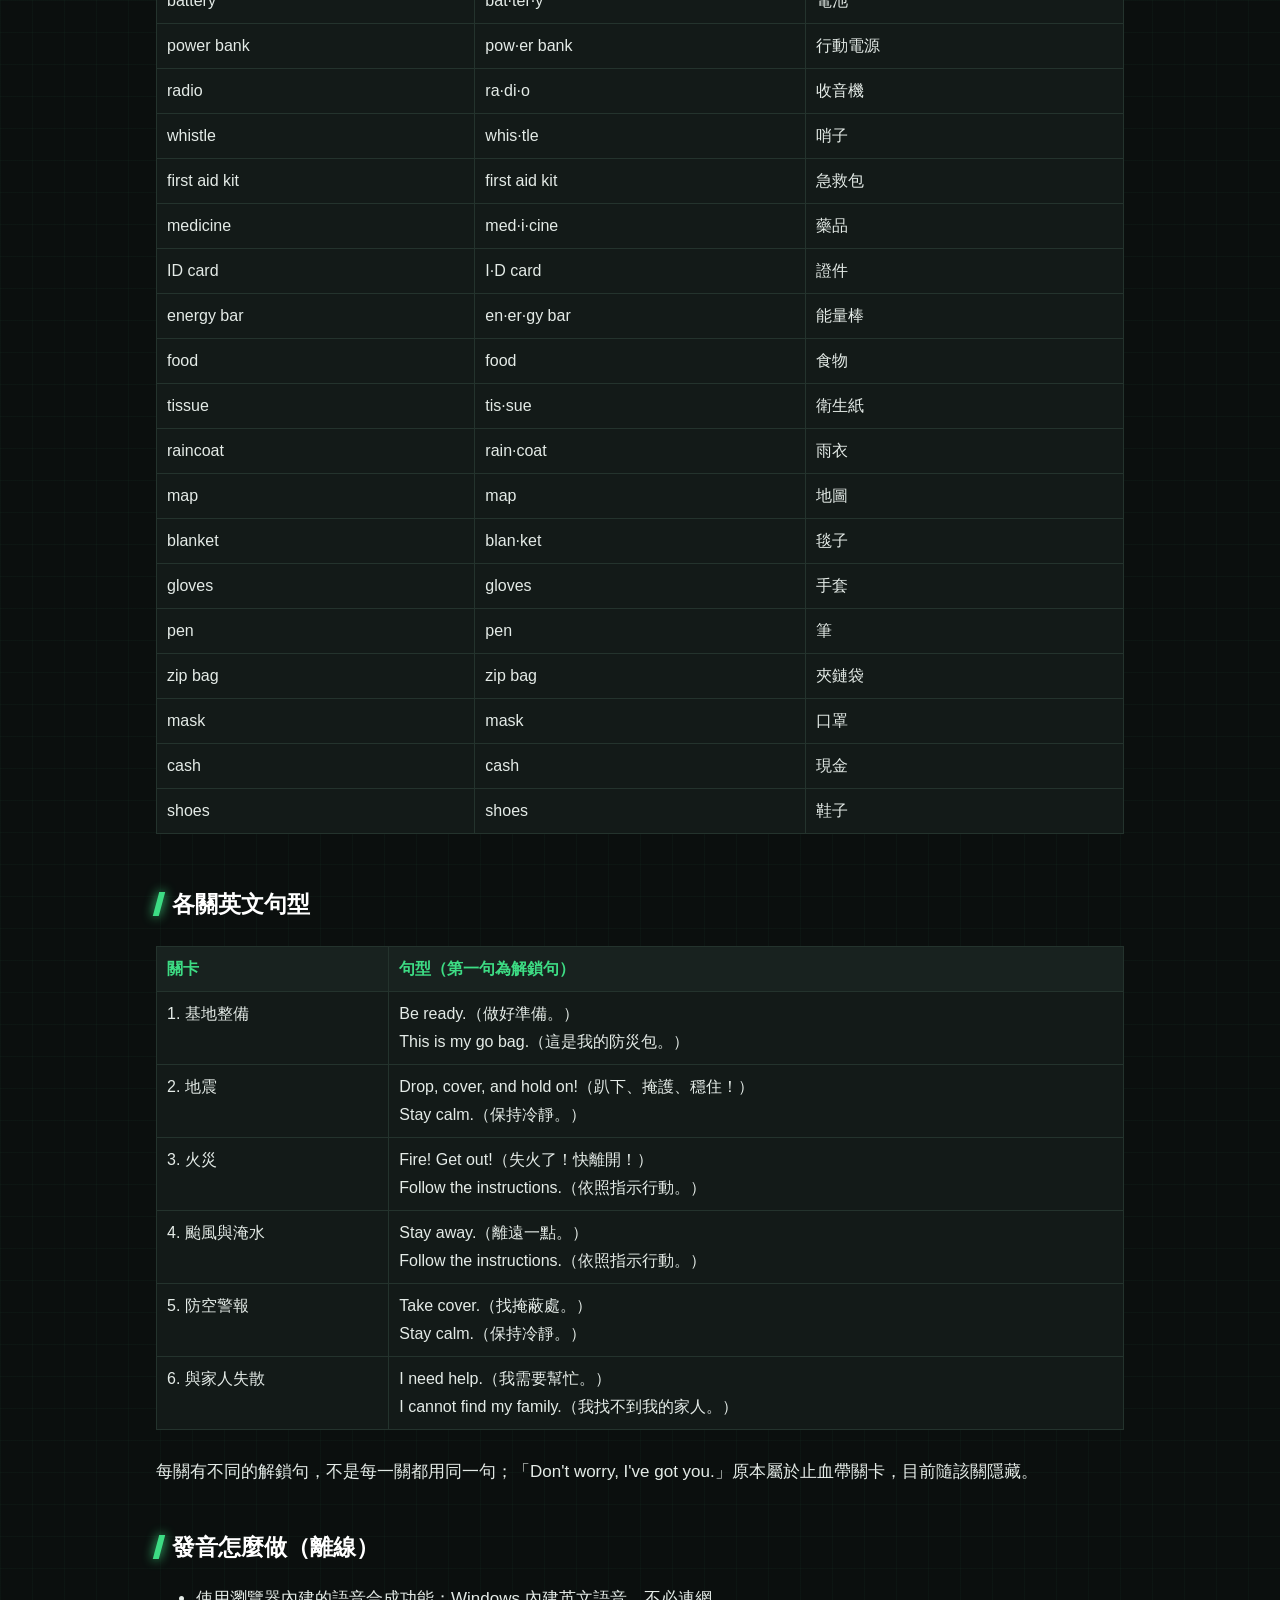
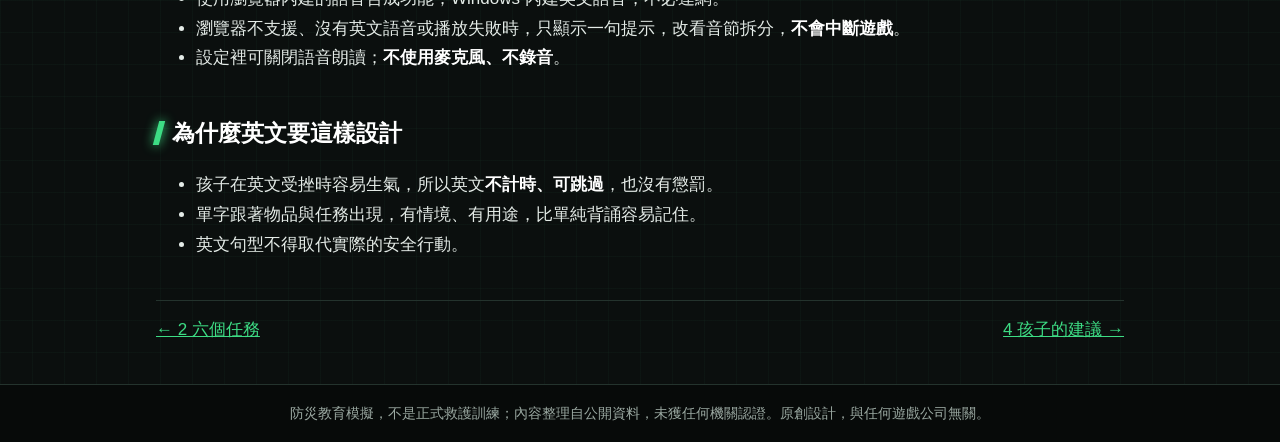
<file: english.html>
<!DOCTYPE html>
<html lang="zh-Hant">
<head>
  <meta charset="UTF-8">
  <meta name="viewport" content="width=device-width, initial-scale=1">
  <title>英文與發音｜家園救援任務 設計規劃</title>
  <meta name="description" content="家園救援任務：防災探索隊六個互動任務的設計規劃，涵蓋防災背包、地震、火災、颱風淹水、防空警報與家人失散。">
  <link rel="stylesheet" href="style.css">
</head>
<body>
  <header class="site-header"><div class="inner">
    <a class="brand" href="index.html">家園救援任務<span>Operation Home Guard｜設計規劃</span></a>
    <nav aria-label="網站導覽"><ul class="nav">
      <li><a href="index.html">首頁</a></li>
      <li><a href="positioning.html">1 定位與界線</a></li>
      <li><a href="gameplay.html">2 六個任務</a></li>
      <li><a href="english.html" aria-current="page">3 英文與發音</a></li>
      <li><a href="child-idea.html">4 孩子的建議</a></li>
      <li><a href="parents-tech.html">5 家長引導與技術</a></li>
      <li><a href="sources.html">6 教材來源</a></li>
      <li><a href="decisions.html">7 決策與下一步</a></li>
      <li><a href="game/index.html" class="nav-game">▶ 互動任務</a></li>
    </ul></nav>
  </div></header>
  <main>
<h1>英文與發音</h1>
<p class="lead">每件防災包物品和每個任務都帶英文單字與句型。英文是輔助，不計時、可跳過，也能關閉語音。</p>

<h2>單字庫（43 個）</h2>
<p>單字庫只列六關和防災包用到的單字。每個單字有英文、繁體中文、音節拆分、正常與慢速發音、出現的關卡（可依關卡篩選），家長可勾選「孩子已說出來」。勾選只是學習紀錄，不是能力測驗。</p>
<div class="table-wrap"><table>
  <tr><th>英文</th><th>音節</th><th>中文</th></tr>
  <tr><td class="en">earthquake</td><td class="en">earth·quake</td><td>地震</td></tr>
  <tr><td class="en">drop</td><td class="en">drop</td><td>趴下</td></tr>
  <tr><td class="en">cover</td><td class="en">cov·er</td><td>掩護</td></tr>
  <tr><td class="en">hold</td><td class="en">hold</td><td>穩住、抓緊</td></tr>
  <tr><td class="en">helmet</td><td class="en">hel·met</td><td>頭盔、安全帽</td></tr>
  <tr><td class="en">stairs</td><td class="en">stairs</td><td>樓梯</td></tr>
  <tr><td class="en">fire</td><td class="en">fire</td><td>火災</td></tr>
  <tr><td class="en">smoke</td><td class="en">smoke</td><td>煙</td></tr>
  <tr><td class="en">exit</td><td class="en">ex·it</td><td>出口</td></tr>
  <tr><td class="en">flood</td><td class="en">flood</td><td>淹水</td></tr>
  <tr><td class="en">water</td><td class="en">wa·ter</td><td>水</td></tr>
  <tr><td class="en">warning</td><td class="en">warn·ing</td><td>警報、警告</td></tr>
  <tr><td class="en">siren</td><td class="en">si·ren</td><td>警報器</td></tr>
  <tr><td class="en">shelter</td><td class="en">shel·ter</td><td>避難處所</td></tr>
  <tr><td class="en">safe</td><td class="en">safe</td><td>安全的</td></tr>
  <tr><td class="en">emergency</td><td class="en">e·mer·gen·cy</td><td>緊急狀況</td></tr>
  <tr><td class="en">family</td><td class="en">fam·i·ly</td><td>家人</td></tr>
  <tr><td class="en">meeting point</td><td class="en">meet·ing point</td><td>集結點</td></tr>
  <tr><td class="en">police</td><td class="en">po·lice</td><td>警察</td></tr>
  <tr><td class="en">help</td><td class="en">help</td><td>幫忙、求救</td></tr>
  <tr><td class="en">call</td><td class="en">call</td><td>打電話</td></tr>
  <tr><td class="en">first aid</td><td class="en">first aid</td><td>急救</td></tr>
  <tr><td class="en">backpack</td><td class="en">back·pack</td><td>背包</td></tr>
  <tr><td class="en">flashlight</td><td class="en">flash·light</td><td>手電筒</td></tr>
  <tr><td class="en">battery</td><td class="en">bat·ter·y</td><td>電池</td></tr>
  <tr><td class="en">power bank</td><td class="en">pow·er bank</td><td>行動電源</td></tr>
  <tr><td class="en">radio</td><td class="en">ra·di·o</td><td>收音機</td></tr>
  <tr><td class="en">whistle</td><td class="en">whis·tle</td><td>哨子</td></tr>
  <tr><td class="en">first aid kit</td><td class="en">first aid kit</td><td>急救包</td></tr>
  <tr><td class="en">medicine</td><td class="en">med·i·cine</td><td>藥品</td></tr>
  <tr><td class="en">ID card</td><td class="en">I·D card</td><td>證件</td></tr>
  <tr><td class="en">energy bar</td><td class="en">en·er·gy bar</td><td>能量棒</td></tr>
  <tr><td class="en">food</td><td class="en">food</td><td>食物</td></tr>
  <tr><td class="en">tissue</td><td class="en">tis·sue</td><td>衛生紙</td></tr>
  <tr><td class="en">raincoat</td><td class="en">rain·coat</td><td>雨衣</td></tr>
  <tr><td class="en">map</td><td class="en">map</td><td>地圖</td></tr>
  <tr><td class="en">blanket</td><td class="en">blan·ket</td><td>毯子</td></tr>
  <tr><td class="en">gloves</td><td class="en">gloves</td><td>手套</td></tr>
  <tr><td class="en">pen</td><td class="en">pen</td><td>筆</td></tr>
  <tr><td class="en">zip bag</td><td class="en">zip bag</td><td>夾鏈袋</td></tr>
  <tr><td class="en">mask</td><td class="en">mask</td><td>口罩</td></tr>
  <tr><td class="en">cash</td><td class="en">cash</td><td>現金</td></tr>
  <tr><td class="en">shoes</td><td class="en">shoes</td><td>鞋子</td></tr>
</table></div>

<h2>各關英文句型</h2>
<div class="table-wrap"><table>
  <tr><th>關卡</th><th>句型（第一句為解鎖句）</th></tr>
  <tr><td>1. 基地整備</td><td class="en">Be ready.（做好準備。）<br>This is my go bag.（這是我的防災包。）</td></tr>
  <tr><td>2. 地震</td><td class="en">Drop, cover, and hold on!（趴下、掩護、穩住！）<br>Stay calm.（保持冷靜。）</td></tr>
  <tr><td>3. 火災</td><td class="en">Fire! Get out!（失火了！快離開！）<br>Follow the instructions.（依照指示行動。）</td></tr>
  <tr><td>4. 颱風與淹水</td><td class="en">Stay away.（離遠一點。）<br>Follow the instructions.（依照指示行動。）</td></tr>
  <tr><td>5. 防空警報</td><td class="en">Take cover.（找掩蔽處。）<br>Stay calm.（保持冷靜。）</td></tr>
  <tr><td>6. 與家人失散</td><td class="en">I need help.（我需要幫忙。）<br>I cannot find my family.（我找不到我的家人。）</td></tr>
</table></div>
<p>每關有不同的解鎖句，不是每一關都用同一句；「Don't worry, I've got you.」原本屬於止血帶關卡，目前隨該關隱藏。</p>

<h2>發音怎麼做（離線）</h2>
<ul>
  <li>使用瀏覽器內建的語音合成功能；Windows 內建英文語音，不必連網。</li>
  <li>瀏覽器不支援、沒有英文語音或播放失敗時，只顯示一句提示，改看音節拆分，<strong>不會中斷遊戲</strong>。</li>
  <li>設定裡可關閉語音朗讀；<strong>不使用麥克風、不錄音</strong>。</li>
</ul>

<h2>為什麼英文要這樣設計</h2>
<ul>
  <li>孩子在英文受挫時容易生氣，所以英文<strong>不計時、可跳過</strong>，也沒有懲罰。</li>
  <li>單字跟著物品與任務出現，有情境、有用途，比單純背誦容易記住。</li>
  <li>英文句型不得取代實際的安全行動。</li>
</ul>
<nav class="pager" aria-label="上下頁">
  <span><a href="gameplay.html">← 2 六個任務</a></span>
  <span><a href="child-idea.html">4 孩子的建議 →</a></span>
</nav>
  </main>
  <footer>防災教育模擬，不是正式救護訓練；內容整理自公開資料，未獲任何機關認證。原創設計，與任何遊戲公司無關。</footer>
</body>
</html>
</file>
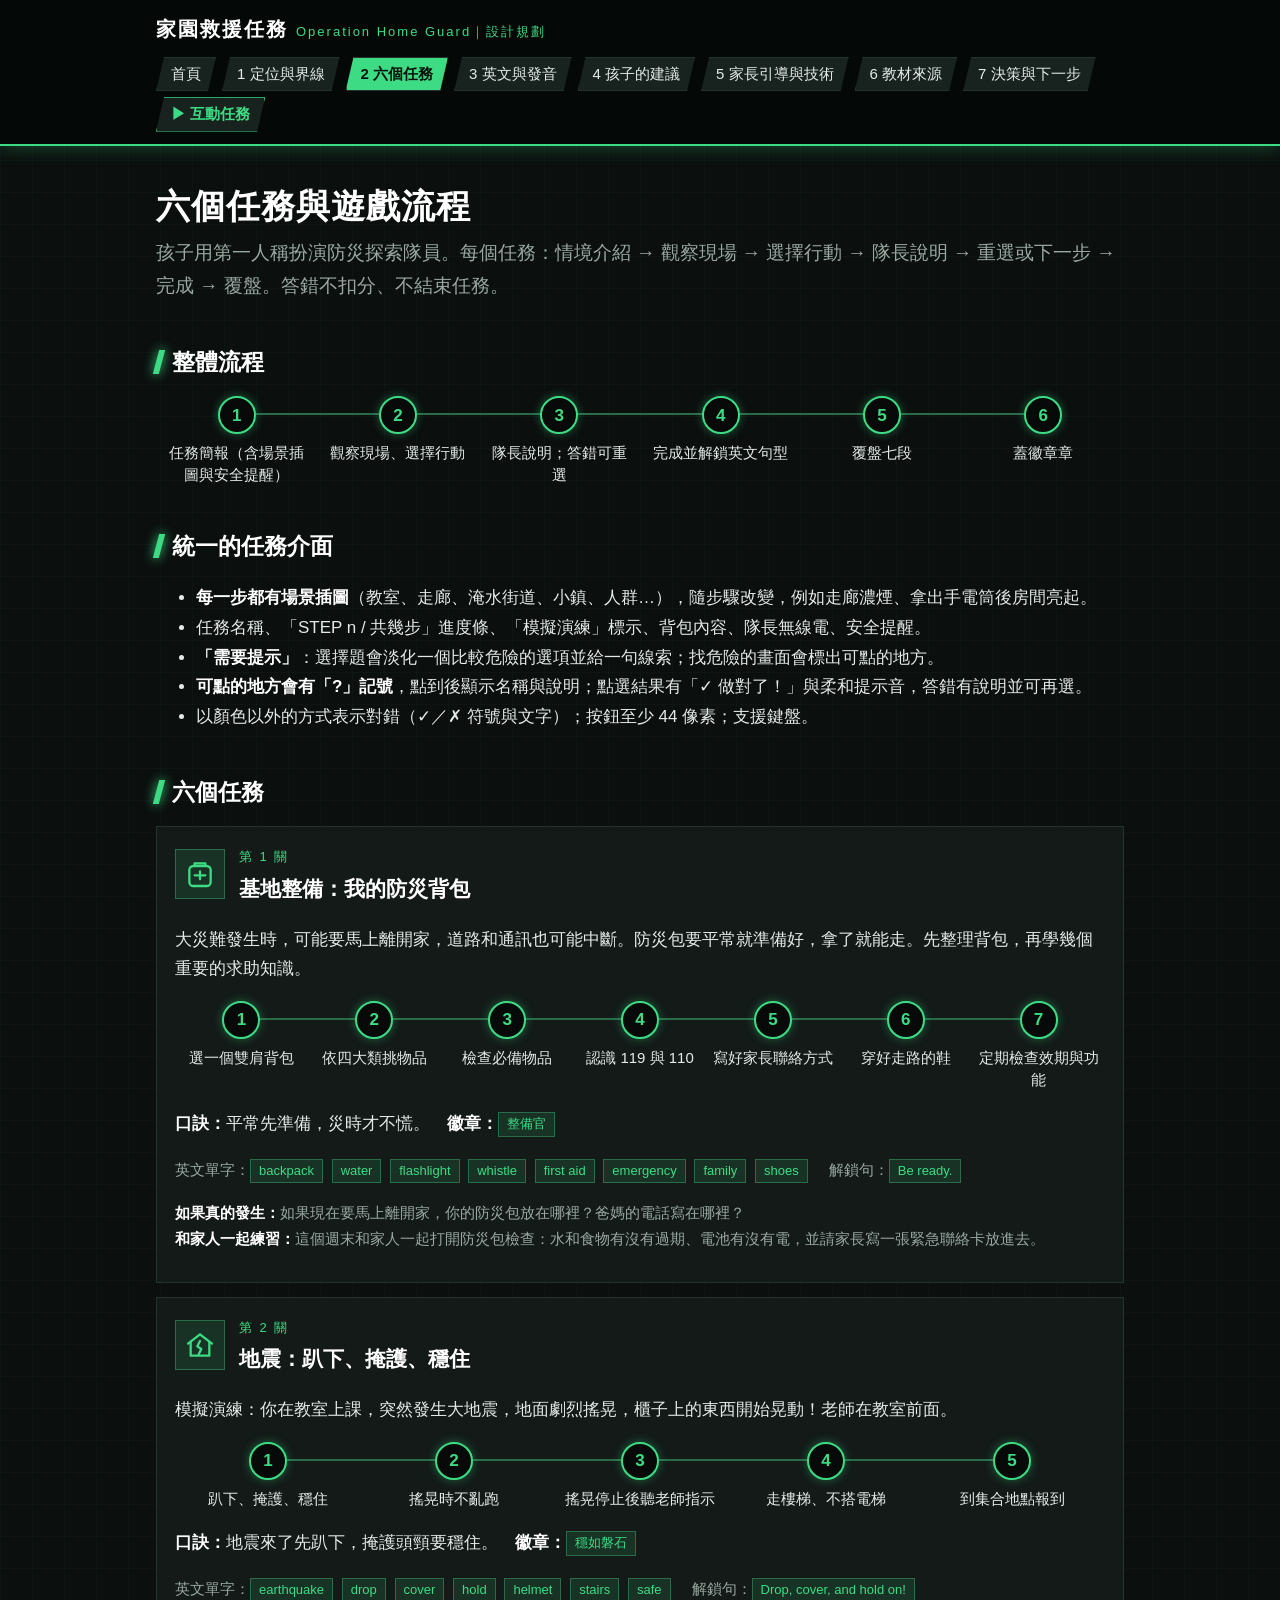
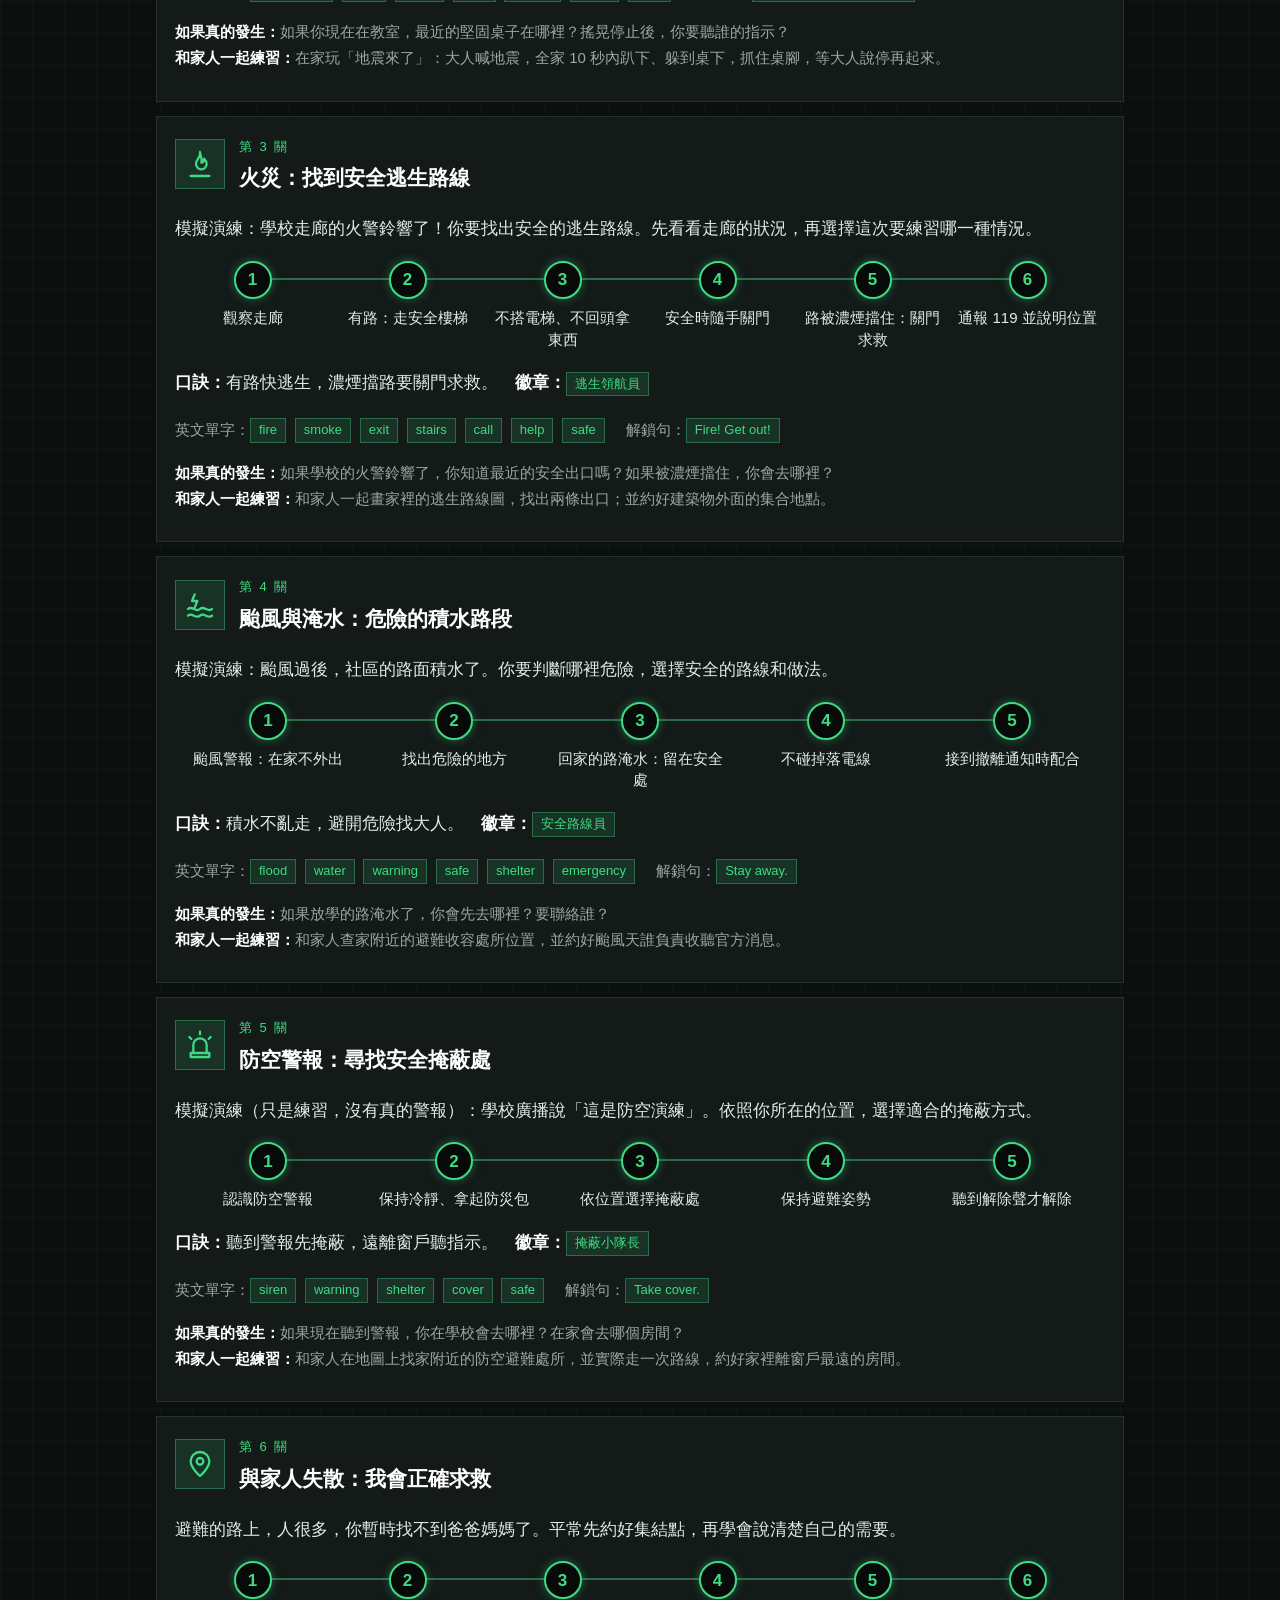
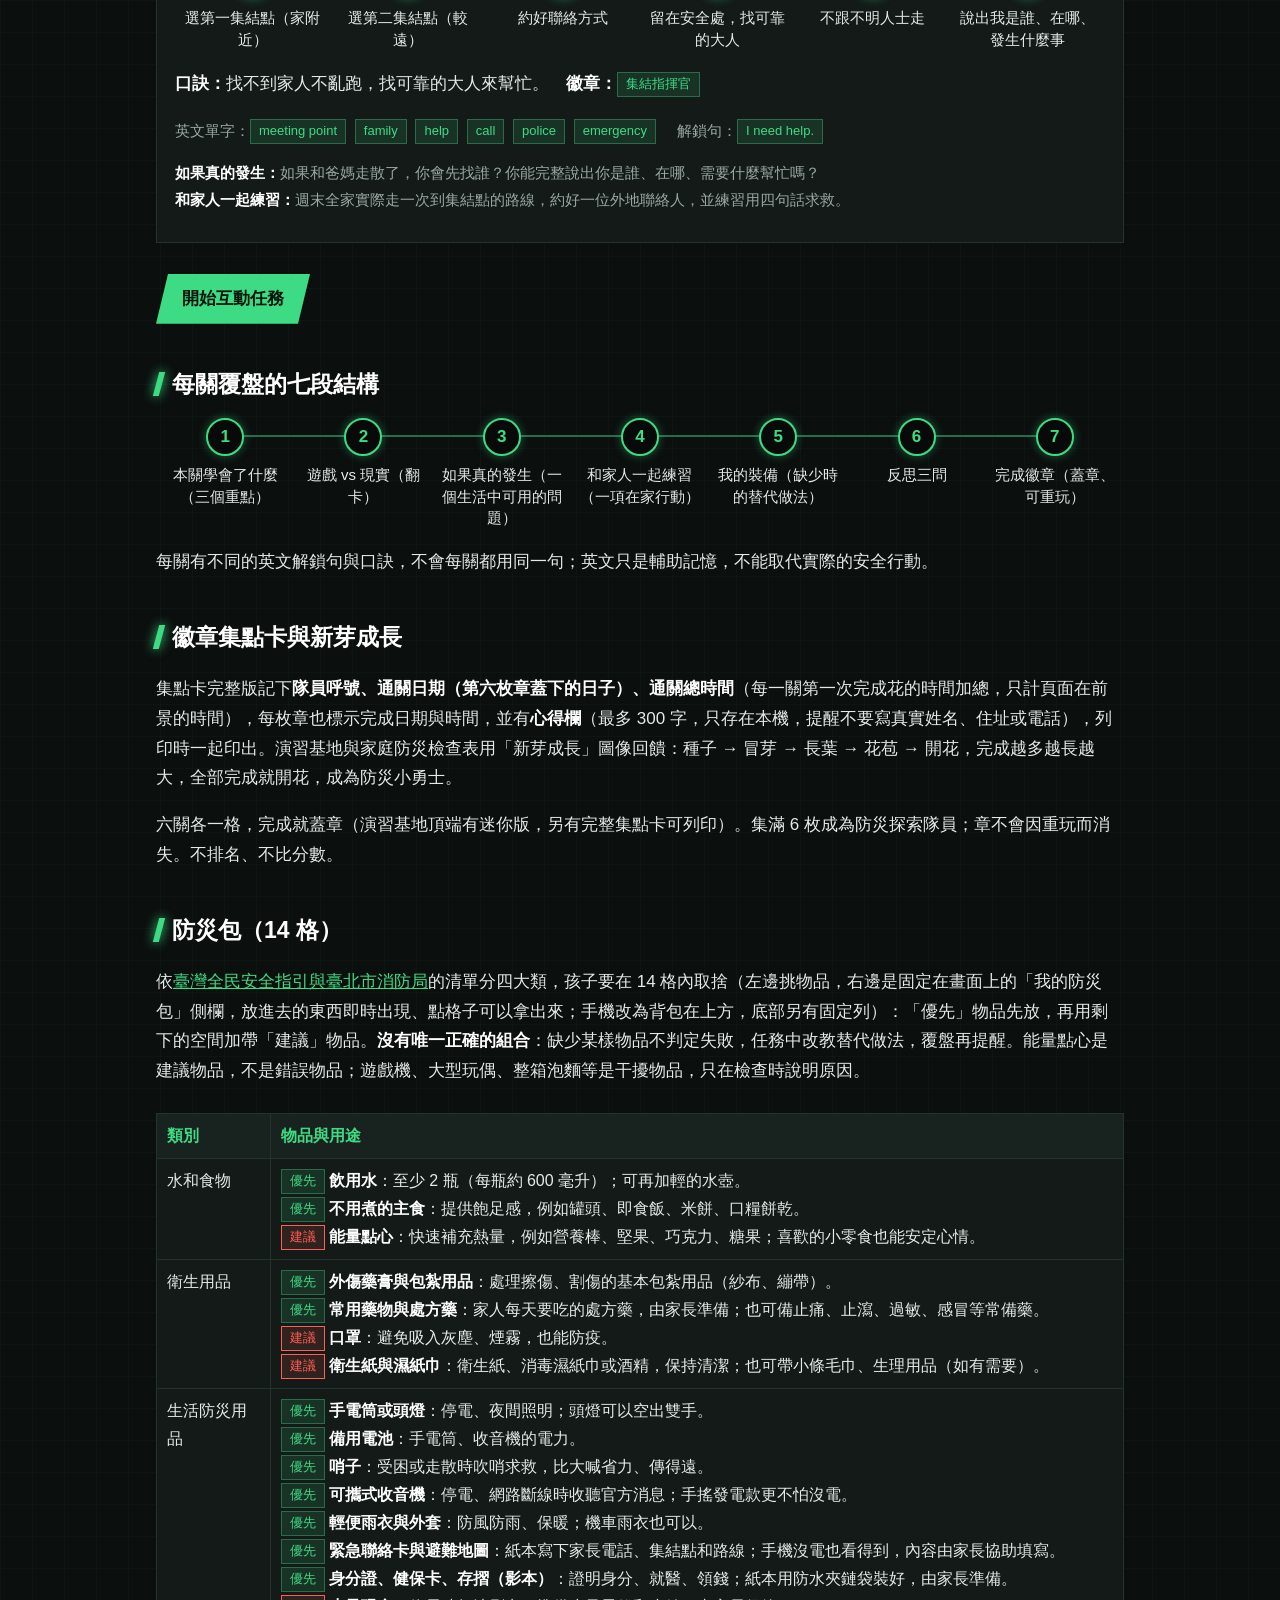
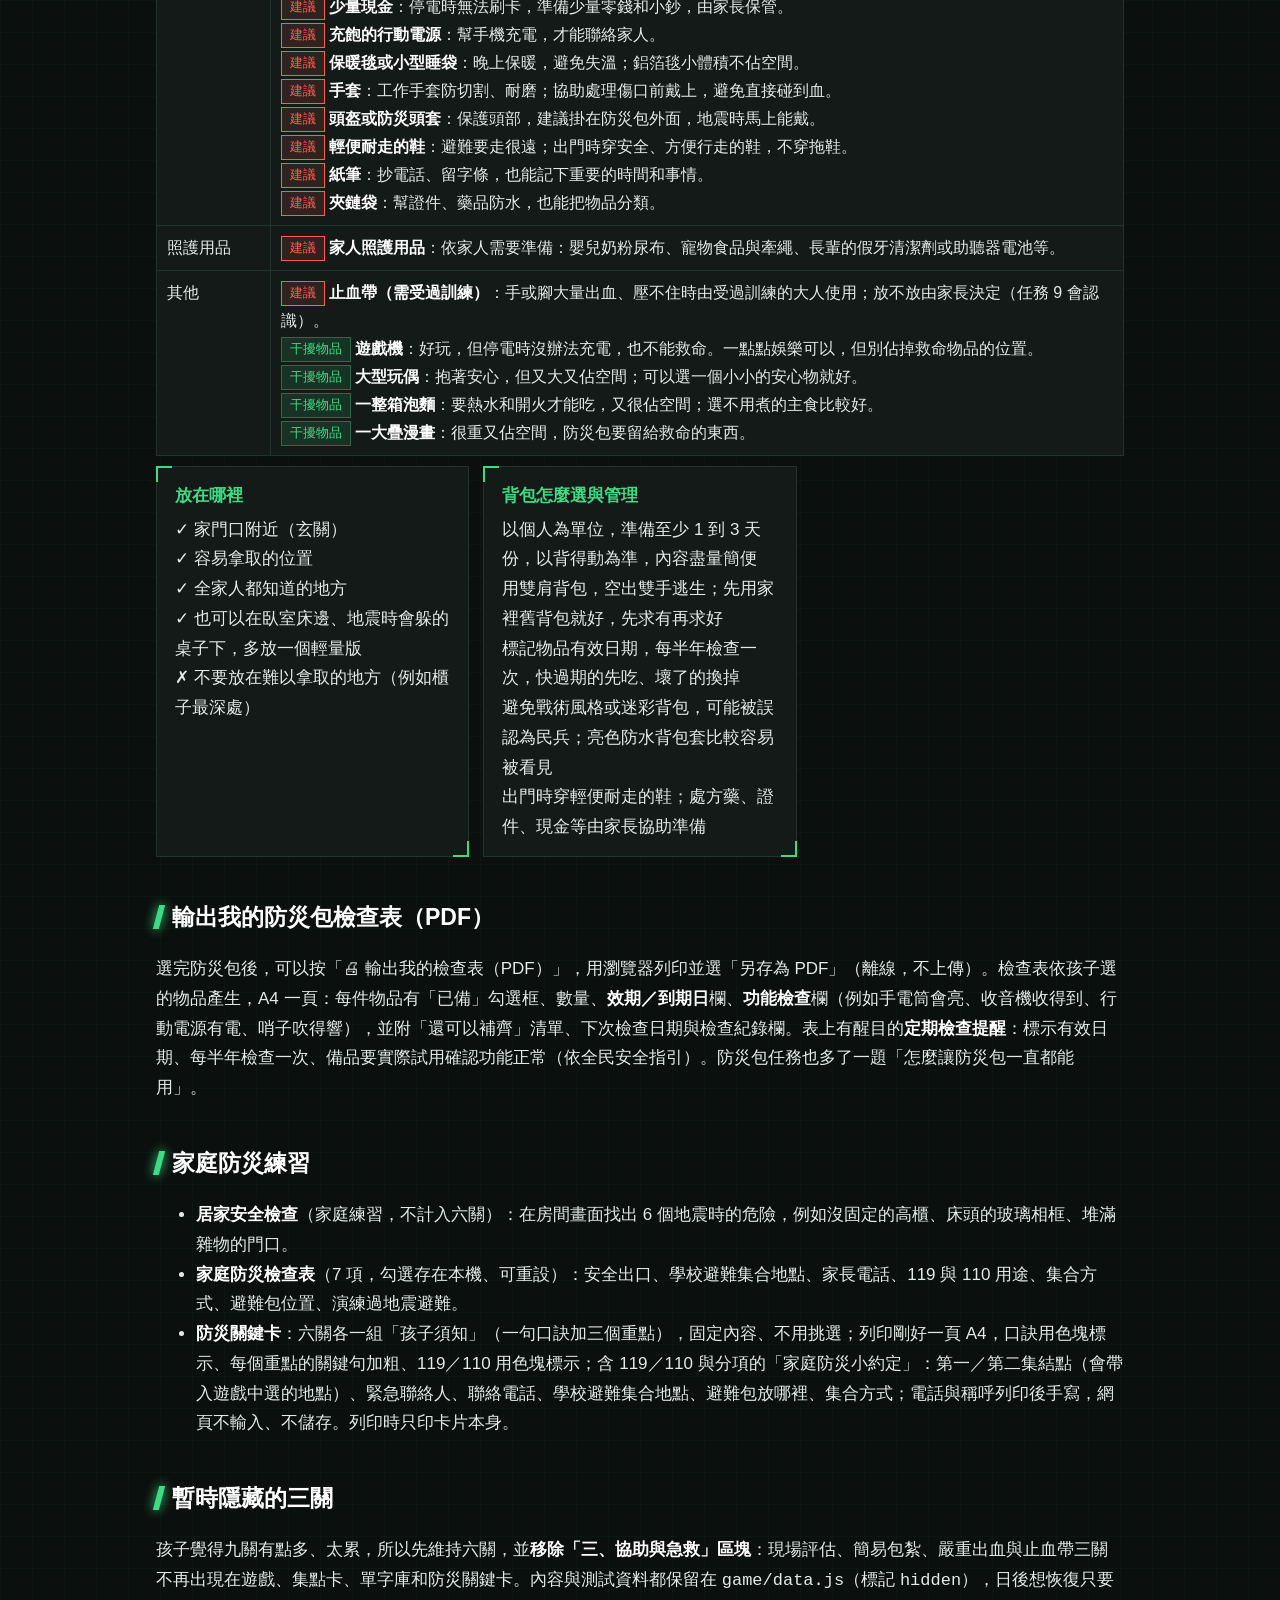
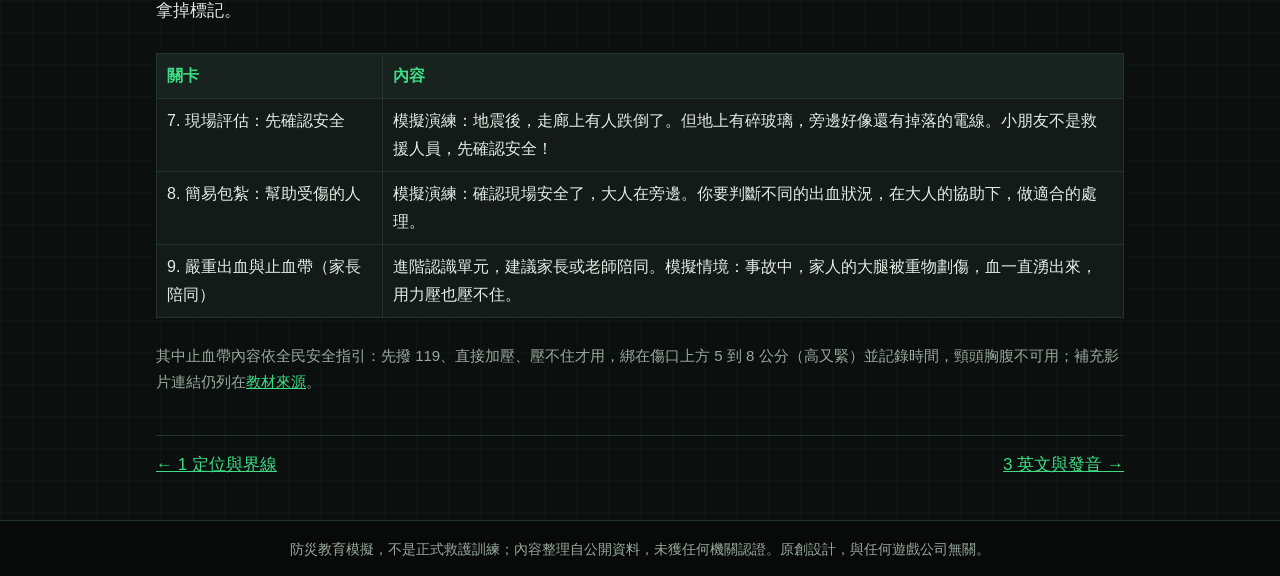
<file: gameplay.html>
<!DOCTYPE html>
<html lang="zh-Hant">
<head>
  <meta charset="UTF-8">
  <meta name="viewport" content="width=device-width, initial-scale=1">
  <title>六個任務與遊戲流程｜家園救援任務 設計規劃</title>
  <meta name="description" content="家園救援任務：防災探索隊六個互動任務的設計規劃，涵蓋防災背包、地震、火災、颱風淹水、防空警報與家人失散。">
  <link rel="stylesheet" href="style.css">
</head>
<body>
  <header class="site-header"><div class="inner">
    <a class="brand" href="index.html">家園救援任務<span>Operation Home Guard｜設計規劃</span></a>
    <nav aria-label="網站導覽"><ul class="nav">
      <li><a href="index.html">首頁</a></li>
      <li><a href="positioning.html">1 定位與界線</a></li>
      <li><a href="gameplay.html" aria-current="page">2 六個任務</a></li>
      <li><a href="english.html">3 英文與發音</a></li>
      <li><a href="child-idea.html">4 孩子的建議</a></li>
      <li><a href="parents-tech.html">5 家長引導與技術</a></li>
      <li><a href="sources.html">6 教材來源</a></li>
      <li><a href="decisions.html">7 決策與下一步</a></li>
      <li><a href="game/index.html" class="nav-game">▶ 互動任務</a></li>
    </ul></nav>
  </div></header>
  <main>
<h1>六個任務與遊戲流程</h1>
<p class="lead">孩子用第一人稱扮演防災探索隊員。每個任務：情境介紹 → 觀察現場 → 選擇行動 → 隊長說明 → 重選或下一步 → 完成 → 覆盤。答錯不扣分、不結束任務。</p>

<h2>整體流程</h2>
<ol class="timeline"><li><span>任務簡報（含場景插圖與安全提醒）</span></li><li><span>觀察現場、選擇行動</span></li><li><span>隊長說明；答錯可重選</span></li><li><span>完成並解鎖英文句型</span></li><li><span>覆盤七段</span></li><li><span>蓋徽章章</span></li></ol>

<h2>統一的任務介面</h2>
<ul>
  <li><strong>每一步都有場景插圖</strong>（教室、走廊、淹水街道、小鎮、人群…），隨步驟改變，例如走廊濃煙、拿出手電筒後房間亮起。</li>
  <li>任務名稱、「STEP n / 共幾步」進度條、「模擬演練」標示、背包內容、隊長無線電、安全提醒。</li>
  <li><strong>「需要提示」</strong>：選擇題會淡化一個比較危險的選項並給一句線索；找危險的畫面會標出可點的地方。</li>
  <li><strong>可點的地方會有「?」記號</strong>，點到後顯示名稱與說明；點選結果有「✓ 做對了！」與柔和提示音，答錯有說明並可再選。</li>
  <li>以顏色以外的方式表示對錯（✓／✗ 符號與文字）；按鈕至少 44 像素；支援鍵盤。</li>
</ul>

<h2>六個任務</h2>
<section class="mission">
  <header><span class="m-icon"><svg viewBox="0 0 24 24" aria-hidden="true"><path d="M8 6V4h8v2"/><rect x="4" y="6" width="16" height="15" rx="3"/><path d="M8 13h8M12 10v6"/></svg></span><div><span class="code">第 1 關</span><h3>基地整備：我的防災背包</h3></div></header>
  <p>大災難發生時，可能要馬上離開家，道路和通訊也可能中斷。防災包要平常就準備好，拿了就能走。先整理背包，再學幾個重要的求助知識。</p>
  <ol class="timeline"><li><span>選一個雙肩背包</span></li><li><span>依四大類挑物品</span></li><li><span>檢查必備物品</span></li><li><span>認識 119 與 110</span></li><li><span>寫好家長聯絡方式</span></li><li><span>穿好走路的鞋</span></li><li><span>定期檢查效期與功能</span></li></ol>
  <p><strong>口訣：</strong>平常先準備，災時才不慌。　<strong>徽章：</strong><span class="tag">整備官</span></p>
  <p class="words"><span class="note">英文單字：</span><span class="tag en">backpack</span> <span class="tag en">water</span> <span class="tag en">flashlight</span> <span class="tag en">whistle</span> <span class="tag en">first aid</span> <span class="tag en">emergency</span> <span class="tag en">family</span> <span class="tag en">shoes</span>　<span class="note">解鎖句：</span><span class="tag en">Be ready.</span></p>
  <p class="note"><strong>如果真的發生：</strong>如果現在要馬上離開家，你的防災包放在哪裡？爸媽的電話寫在哪裡？<br><strong>和家人一起練習：</strong>這個週末和家人一起打開防災包檢查：水和食物有沒有過期、電池有沒有電，並請家長寫一張緊急聯絡卡放進去。</p>
</section>
<section class="mission">
  <header><span class="m-icon"><svg viewBox="0 0 24 24" aria-hidden="true"><path d="M3 11l9-7 9 7"/><path d="M5 10v10h14V10"/><path d="M12 9l-2 4 3 2-2 4"/></svg></span><div><span class="code">第 2 關</span><h3>地震：趴下、掩護、穩住</h3></div></header>
  <p>模擬演練：你在教室上課，突然發生大地震，地面劇烈搖晃，櫃子上的東西開始晃動！老師在教室前面。</p>
  <ol class="timeline"><li><span>趴下、掩護、穩住</span></li><li><span>搖晃時不亂跑</span></li><li><span>搖晃停止後聽老師指示</span></li><li><span>走樓梯、不搭電梯</span></li><li><span>到集合地點報到</span></li></ol>
  <p><strong>口訣：</strong>地震來了先趴下，掩護頭頸要穩住。　<strong>徽章：</strong><span class="tag">穩如磐石</span></p>
  <p class="words"><span class="note">英文單字：</span><span class="tag en">earthquake</span> <span class="tag en">drop</span> <span class="tag en">cover</span> <span class="tag en">hold</span> <span class="tag en">helmet</span> <span class="tag en">stairs</span> <span class="tag en">safe</span>　<span class="note">解鎖句：</span><span class="tag en">Drop, cover, and hold on!</span></p>
  <p class="note"><strong>如果真的發生：</strong>如果你現在在教室，最近的堅固桌子在哪裡？搖晃停止後，你要聽誰的指示？<br><strong>和家人一起練習：</strong>在家玩「地震來了」：大人喊地震，全家 10 秒內趴下、躲到桌下，抓住桌腳，等大人說停再起來。</p>
</section>
<section class="mission">
  <header><span class="m-icon"><svg viewBox="0 0 24 24" aria-hidden="true"><path d="M12 3c1 4-3 5-3 9a4 4 0 0 0 8 0c0-2-1-3-2-4 0 2-1 3-2 3 1-3-1-5-1-8z"/><path d="M5 21h14"/></svg></span><div><span class="code">第 3 關</span><h3>火災：找到安全逃生路線</h3></div></header>
  <p>模擬演練：學校走廊的火警鈴響了！你要找出安全的逃生路線。先看看走廊的狀況，再選擇這次要練習哪一種情況。</p>
  <ol class="timeline"><li><span>觀察走廊</span></li><li><span>有路：走安全樓梯</span></li><li><span>不搭電梯、不回頭拿東西</span></li><li><span>安全時隨手關門</span></li><li><span>路被濃煙擋住：關門求救</span></li><li><span>通報 119 並說明位置</span></li></ol>
  <p><strong>口訣：</strong>有路快逃生，濃煙擋路要關門求救。　<strong>徽章：</strong><span class="tag">逃生領航員</span></p>
  <p class="words"><span class="note">英文單字：</span><span class="tag en">fire</span> <span class="tag en">smoke</span> <span class="tag en">exit</span> <span class="tag en">stairs</span> <span class="tag en">call</span> <span class="tag en">help</span> <span class="tag en">safe</span>　<span class="note">解鎖句：</span><span class="tag en">Fire! Get out!</span></p>
  <p class="note"><strong>如果真的發生：</strong>如果學校的火警鈴響了，你知道最近的安全出口嗎？如果被濃煙擋住，你會去哪裡？<br><strong>和家人一起練習：</strong>和家人一起畫家裡的逃生路線圖，找出兩條出口；並約好建築物外面的集合地點。</p>
</section>
<section class="mission">
  <header><span class="m-icon"><svg viewBox="0 0 24 24" aria-hidden="true"><path d="M3 15c3-3 6 3 9 0s6 3 9 0"/><path d="M3 20c3-3 6 3 9 0s6 3 9 0"/><path d="M8 4l-2 5h4l-2 5"/></svg></span><div><span class="code">第 4 關</span><h3>颱風與淹水：危險的積水路段</h3></div></header>
  <p>模擬演練：颱風過後，社區的路面積水了。你要判斷哪裡危險，選擇安全的路線和做法。</p>
  <ol class="timeline"><li><span>颱風警報：在家不外出</span></li><li><span>找出危險的地方</span></li><li><span>回家的路淹水：留在安全處</span></li><li><span>不碰掉落電線</span></li><li><span>接到撤離通知時配合</span></li></ol>
  <p><strong>口訣：</strong>積水不亂走，避開危險找大人。　<strong>徽章：</strong><span class="tag">安全路線員</span></p>
  <p class="words"><span class="note">英文單字：</span><span class="tag en">flood</span> <span class="tag en">water</span> <span class="tag en">warning</span> <span class="tag en">safe</span> <span class="tag en">shelter</span> <span class="tag en">emergency</span>　<span class="note">解鎖句：</span><span class="tag en">Stay away.</span></p>
  <p class="note"><strong>如果真的發生：</strong>如果放學的路淹水了，你會先去哪裡？要聯絡誰？<br><strong>和家人一起練習：</strong>和家人查家附近的避難收容處所位置，並約好颱風天誰負責收聽官方消息。</p>
</section>
<section class="mission">
  <header><span class="m-icon"><svg viewBox="0 0 24 24" aria-hidden="true"><path d="M7 18v-6a5 5 0 0 1 10 0v6"/><path d="M5 18h14v3H5z"/><path d="M12 2v2M4 6l1.5 1.5M20 6l-1.5 1.5"/></svg></span><div><span class="code">第 5 關</span><h3>防空警報：尋找安全掩蔽處</h3></div></header>
  <p>模擬演練（只是練習，沒有真的警報）：學校廣播說「這是防空演練」。依照你所在的位置，選擇適合的掩蔽方式。</p>
  <ol class="timeline"><li><span>認識防空警報</span></li><li><span>保持冷靜、拿起防災包</span></li><li><span>依位置選擇掩蔽處</span></li><li><span>保持避難姿勢</span></li><li><span>聽到解除聲才解除</span></li></ol>
  <p><strong>口訣：</strong>聽到警報先掩蔽，遠離窗戶聽指示。　<strong>徽章：</strong><span class="tag">掩蔽小隊長</span></p>
  <p class="words"><span class="note">英文單字：</span><span class="tag en">siren</span> <span class="tag en">warning</span> <span class="tag en">shelter</span> <span class="tag en">cover</span> <span class="tag en">safe</span>　<span class="note">解鎖句：</span><span class="tag en">Take cover.</span></p>
  <p class="note"><strong>如果真的發生：</strong>如果現在聽到警報，你在學校會去哪裡？在家會去哪個房間？<br><strong>和家人一起練習：</strong>和家人在地圖上找家附近的防空避難處所，並實際走一次路線，約好家裡離窗戶最遠的房間。</p>
</section>
<section class="mission">
  <header><span class="m-icon"><svg viewBox="0 0 24 24" aria-hidden="true"><path d="M12 21s-7-6-7-11a7 7 0 0 1 14 0c0 5-7 11-7 11z"/><circle cx="12" cy="10" r="2.5"/></svg></span><div><span class="code">第 6 關</span><h3>與家人失散：我會正確求救</h3></div></header>
  <p>避難的路上，人很多，你暫時找不到爸爸媽媽了。平常先約好集結點，再學會說清楚自己的需要。</p>
  <ol class="timeline"><li><span>選第一集結點（家附近）</span></li><li><span>選第二集結點（較遠）</span></li><li><span>約好聯絡方式</span></li><li><span>留在安全處，找可靠的大人</span></li><li><span>不跟不明人士走</span></li><li><span>說出我是誰、在哪、發生什麼事</span></li></ol>
  <p><strong>口訣：</strong>找不到家人不亂跑，找可靠的大人來幫忙。　<strong>徽章：</strong><span class="tag">集結指揮官</span></p>
  <p class="words"><span class="note">英文單字：</span><span class="tag en">meeting point</span> <span class="tag en">family</span> <span class="tag en">help</span> <span class="tag en">call</span> <span class="tag en">police</span> <span class="tag en">emergency</span>　<span class="note">解鎖句：</span><span class="tag en">I need help.</span></p>
  <p class="note"><strong>如果真的發生：</strong>如果和爸媽走散了，你會先找誰？你能完整說出你是誰、在哪、需要什麼幫忙嗎？<br><strong>和家人一起練習：</strong>週末全家實際走一次到集結點的路線，約好一位外地聯絡人，並練習用四句話求救。</p>
</section>
<p><a class="cta" href="game/index.html">開始互動任務</a></p>

<h2>每關覆盤的七段結構</h2>
<ol class="timeline"><li><span>本關學會了什麼（三個重點）</span></li><li><span>遊戲 vs 現實（翻卡）</span></li><li><span>如果真的發生（一個生活中可用的問題）</span></li><li><span>和家人一起練習（一項在家行動）</span></li><li><span>我的裝備（缺少時的替代做法）</span></li><li><span>反思三問</span></li><li><span>完成徽章（蓋章、可重玩）</span></li></ol>
<p>每關有不同的英文解鎖句與口訣，不會每關都用同一句；英文只是輔助記憶，不能取代實際的安全行動。</p>

<h2>徽章集點卡與新芽成長</h2>
<p>集點卡完整版記下<strong>隊員呼號、通關日期（第六枚章蓋下的日子）、通關總時間</strong>（每一關第一次完成花的時間加總，只計頁面在前景的時間），每枚章也標示完成日期與時間，並有<strong>心得欄</strong>（最多 300 字，只存在本機，提醒不要寫真實姓名、住址或電話），列印時一起印出。演習基地與家庭防災檢查表用「新芽成長」圖像回饋：種子 → 冒芽 → 長葉 → 花苞 → 開花，完成越多越長越大，全部完成就開花，成為防災小勇士。</p>
<p>六關各一格，完成就蓋章（演習基地頂端有迷你版，另有完整集點卡可列印）。集滿 6 枚成為防災探索隊員；章不會因重玩而消失。不排名、不比分數。</p>

<h2>防災包（14 格）</h2>
<p>依<a href="sources.html">臺灣全民安全指引與臺北市消防局</a>的清單分四大類，孩子要在 14 格內取捨（左邊挑物品，右邊是固定在畫面上的「我的防災包」側欄，放進去的東西即時出現、點格子可以拿出來；手機改為背包在上方，底部另有固定列）：「優先」物品先放，再用剩下的空間加帶「建議」物品。<strong>沒有唯一正確的組合</strong>：缺少某樣物品不判定失敗，任務中改教替代做法，覆盤再提醒。能量點心是建議物品，不是錯誤物品；遊戲機、大型玩偶、整箱泡麵等是干擾物品，只在檢查時說明原因。</p>
<div class="table-wrap"><table>
  <tr><th>類別</th><th>物品與用途</th></tr>
  <tr><td>水和食物</td><td><span class="tag ">優先</span><strong>飲用水</strong>：至少 2 瓶（每瓶約 600 毫升）；可再加輕的水壺。<br><span class="tag ">優先</span><strong>不用煮的主食</strong>：提供飽足感，例如罐頭、即食飯、米餅、口糧餅乾。<br><span class="tag draft">建議</span><strong>能量點心</strong>：快速補充熱量，例如營養棒、堅果、巧克力、糖果；喜歡的小零食也能安定心情。</td></tr>
  <tr><td>衛生用品</td><td><span class="tag ">優先</span><strong>外傷藥膏與包紮用品</strong>：處理擦傷、割傷的基本包紮用品（紗布、繃帶）。<br><span class="tag ">優先</span><strong>常用藥物與處方藥</strong>：家人每天要吃的處方藥，由家長準備；也可備止痛、止瀉、過敏、感冒等常備藥。<br><span class="tag draft">建議</span><strong>口罩</strong>：避免吸入灰塵、煙霧，也能防疫。<br><span class="tag draft">建議</span><strong>衛生紙與濕紙巾</strong>：衛生紙、消毒濕紙巾或酒精，保持清潔；也可帶小條毛巾、生理用品（如有需要）。</td></tr>
  <tr><td>生活防災用品</td><td><span class="tag ">優先</span><strong>手電筒或頭燈</strong>：停電、夜間照明；頭燈可以空出雙手。<br><span class="tag ">優先</span><strong>備用電池</strong>：手電筒、收音機的電力。<br><span class="tag ">優先</span><strong>哨子</strong>：受困或走散時吹哨求救，比大喊省力、傳得遠。<br><span class="tag ">優先</span><strong>可攜式收音機</strong>：停電、網路斷線時收聽官方消息；手搖發電款更不怕沒電。<br><span class="tag ">優先</span><strong>輕便雨衣與外套</strong>：防風防雨、保暖；機車雨衣也可以。<br><span class="tag ">優先</span><strong>緊急聯絡卡與避難地圖</strong>：紙本寫下家長電話、集結點和路線；手機沒電也看得到，內容由家長協助填寫。<br><span class="tag ">優先</span><strong>身分證、健保卡、存摺（影本）</strong>：證明身分、就醫、領錢；紙本用防水夾鏈袋裝好，由家長準備。<br><span class="tag draft">建議</span><strong>少量現金</strong>：停電時無法刷卡，準備少量零錢和小鈔，由家長保管。<br><span class="tag draft">建議</span><strong>充飽的行動電源</strong>：幫手機充電，才能聯絡家人。<br><span class="tag draft">建議</span><strong>保暖毯或小型睡袋</strong>：晚上保暖，避免失溫；鋁箔毯小體積不佔空間。<br><span class="tag draft">建議</span><strong>手套</strong>：工作手套防切割、耐磨；協助處理傷口前戴上，避免直接碰到血。<br><span class="tag draft">建議</span><strong>頭盔或防災頭套</strong>：保護頭部，建議掛在防災包外面，地震時馬上能戴。<br><span class="tag draft">建議</span><strong>輕便耐走的鞋</strong>：避難要走很遠；出門時穿安全、方便行走的鞋，不穿拖鞋。<br><span class="tag draft">建議</span><strong>紙筆</strong>：抄電話、留字條，也能記下重要的時間和事情。<br><span class="tag draft">建議</span><strong>夾鏈袋</strong>：幫證件、藥品防水，也能把物品分類。</td></tr>
  <tr><td>照護用品</td><td><span class="tag draft">建議</span><strong>家人照護用品</strong>：依家人需要準備：嬰兒奶粉尿布、寵物食品與牽繩、長輩的假牙清潔劑或助聽器電池等。</td></tr>
  <tr><td>其他</td><td><span class="tag draft">建議</span><strong>止血帶（需受過訓練）</strong>：手或腳大量出血、壓不住時由受過訓練的大人使用；放不放由家長決定（任務 9 會認識）。<br><span class="tag">干擾物品</span><strong>遊戲機</strong>：好玩，但停電時沒辦法充電，也不能救命。一點點娛樂可以，但別佔掉救命物品的位置。<br><span class="tag">干擾物品</span><strong>大型玩偶</strong>：抱著安心，但又大又佔空間；可以選一個小小的安心物就好。<br><span class="tag">干擾物品</span><strong>一整箱泡麵</strong>：要熱水和開火才能吃，又很佔空間；選不用煮的主食比較好。<br><span class="tag">干擾物品</span><strong>一大疊漫畫</strong>：很重又佔空間，防災包要留給救命的東西。</td></tr>
</table></div>
<div class="grid">
  <div class="card"><strong>放在哪裡</strong>✓ 家門口附近（玄關）<br>✓ 容易拿取的位置<br>✓ 全家人都知道的地方<br>✓ 也可以在臥室床邊、地震時會躲的桌子下，多放一個輕量版<br>✗ 不要放在難以拿取的地方（例如櫃子最深處）</div>
  <div class="card"><strong>背包怎麼選與管理</strong>以個人為單位，準備至少 1 到 3 天份，以背得動為準，內容盡量簡便<br>用雙肩背包，空出雙手逃生；先用家裡舊背包就好，先求有再求好<br>標記物品有效日期，每半年檢查一次，快過期的先吃、壞了的換掉<br>避免戰術風格或迷彩背包，可能被誤認為民兵；亮色防水背包套比較容易被看見<br>出門時穿輕便耐走的鞋；處方藥、證件、現金等由家長協助準備</div>
</div>

<h2>輸出我的防災包檢查表（PDF）</h2>
<p>選完防災包後，可以按「🖨 輸出我的檢查表（PDF）」，用瀏覽器列印並選「另存為 PDF」（離線，不上傳）。檢查表依孩子選的物品產生，A4 一頁：每件物品有「已備」勾選框、數量、<strong>效期／到期日</strong>欄、<strong>功能檢查</strong>欄（例如手電筒會亮、收音機收得到、行動電源有電、哨子吹得響），並附「還可以補齊」清單、下次檢查日期與檢查紀錄欄。表上有醒目的<strong>定期檢查提醒</strong>：標示有效日期、每半年檢查一次、備品要實際試用確認功能正常（依全民安全指引）。防災包任務也多了一題「怎麼讓防災包一直都能用」。</p>

<h2>家庭防災練習</h2>
<ul>
  <li><strong>居家安全檢查</strong>（家庭練習，不計入六關）：在房間畫面找出 6 個地震時的危險，例如沒固定的高櫃、床頭的玻璃相框、堆滿雜物的門口。</li>
  <li><strong>家庭防災檢查表</strong>（7 項，勾選存在本機、可重設）：安全出口、學校避難集合地點、家長電話、119 與 110 用途、集合方式、避難包位置、演練過地震避難。</li>
  <li><strong>防災關鍵卡</strong>：六關各一組「孩子須知」（一句口訣加三個重點），固定內容、不用挑選；列印剛好一頁 A4，口訣用色塊標示、每個重點的關鍵句加粗、119／110 用色塊標示；含 119／110 與分項的「家庭防災小約定」：第一／第二集結點（會帶入遊戲中選的地點）、緊急聯絡人、聯絡電話、學校避難集合地點、避難包放哪裡、集合方式；電話與稱呼列印後手寫，網頁不輸入、不儲存。列印時只印卡片本身。</li>
</ul>

<h2>暫時隱藏的三關</h2>
<p>孩子覺得九關有點多、太累，所以先維持六關，並<strong>移除「三、協助與急救」區塊</strong>：現場評估、簡易包紮、嚴重出血與止血帶三關不再出現在遊戲、集點卡、單字庫和防災關鍵卡。內容與測試資料都保留在 <code>game/data.js</code>（標記 <code>hidden</code>），日後想恢復只要拿掉標記。</p>
<div class="table-wrap"><table>
  <tr><th>關卡</th><th>內容</th></tr>
  <tr><td>7. 現場評估：先確認安全</td><td>模擬演練：地震後，走廊上有人跌倒了。但地上有碎玻璃，旁邊好像還有掉落的電線。小朋友不是救援人員，先確認安全！</td></tr><tr><td>8. 簡易包紮：幫助受傷的人</td><td>模擬演練：確認現場安全了，大人在旁邊。你要判斷不同的出血狀況，在大人的協助下，做適合的處理。</td></tr><tr><td>9. 嚴重出血與止血帶（家長陪同）</td><td>進階認識單元，建議家長或老師陪同。模擬情境：事故中，家人的大腿被重物劃傷，血一直湧出來，用力壓也壓不住。</td></tr>
</table></div>
<p class="note">其中止血帶內容依全民安全指引：先撥 119、直接加壓、壓不住才用，綁在傷口上方 5 到 8 公分（高又緊）並記錄時間，頸頭胸腹不可用；補充影片連結仍列在<a href="sources.html">教材來源</a>。</p>
<nav class="pager" aria-label="上下頁">
  <span><a href="positioning.html">← 1 定位與界線</a></span>
  <span><a href="english.html">3 英文與發音 →</a></span>
</nav>
  </main>
  <footer>防災教育模擬，不是正式救護訓練；內容整理自公開資料，未獲任何機關認證。原創設計，與任何遊戲公司無關。</footer>
</body>
</html>
</file>
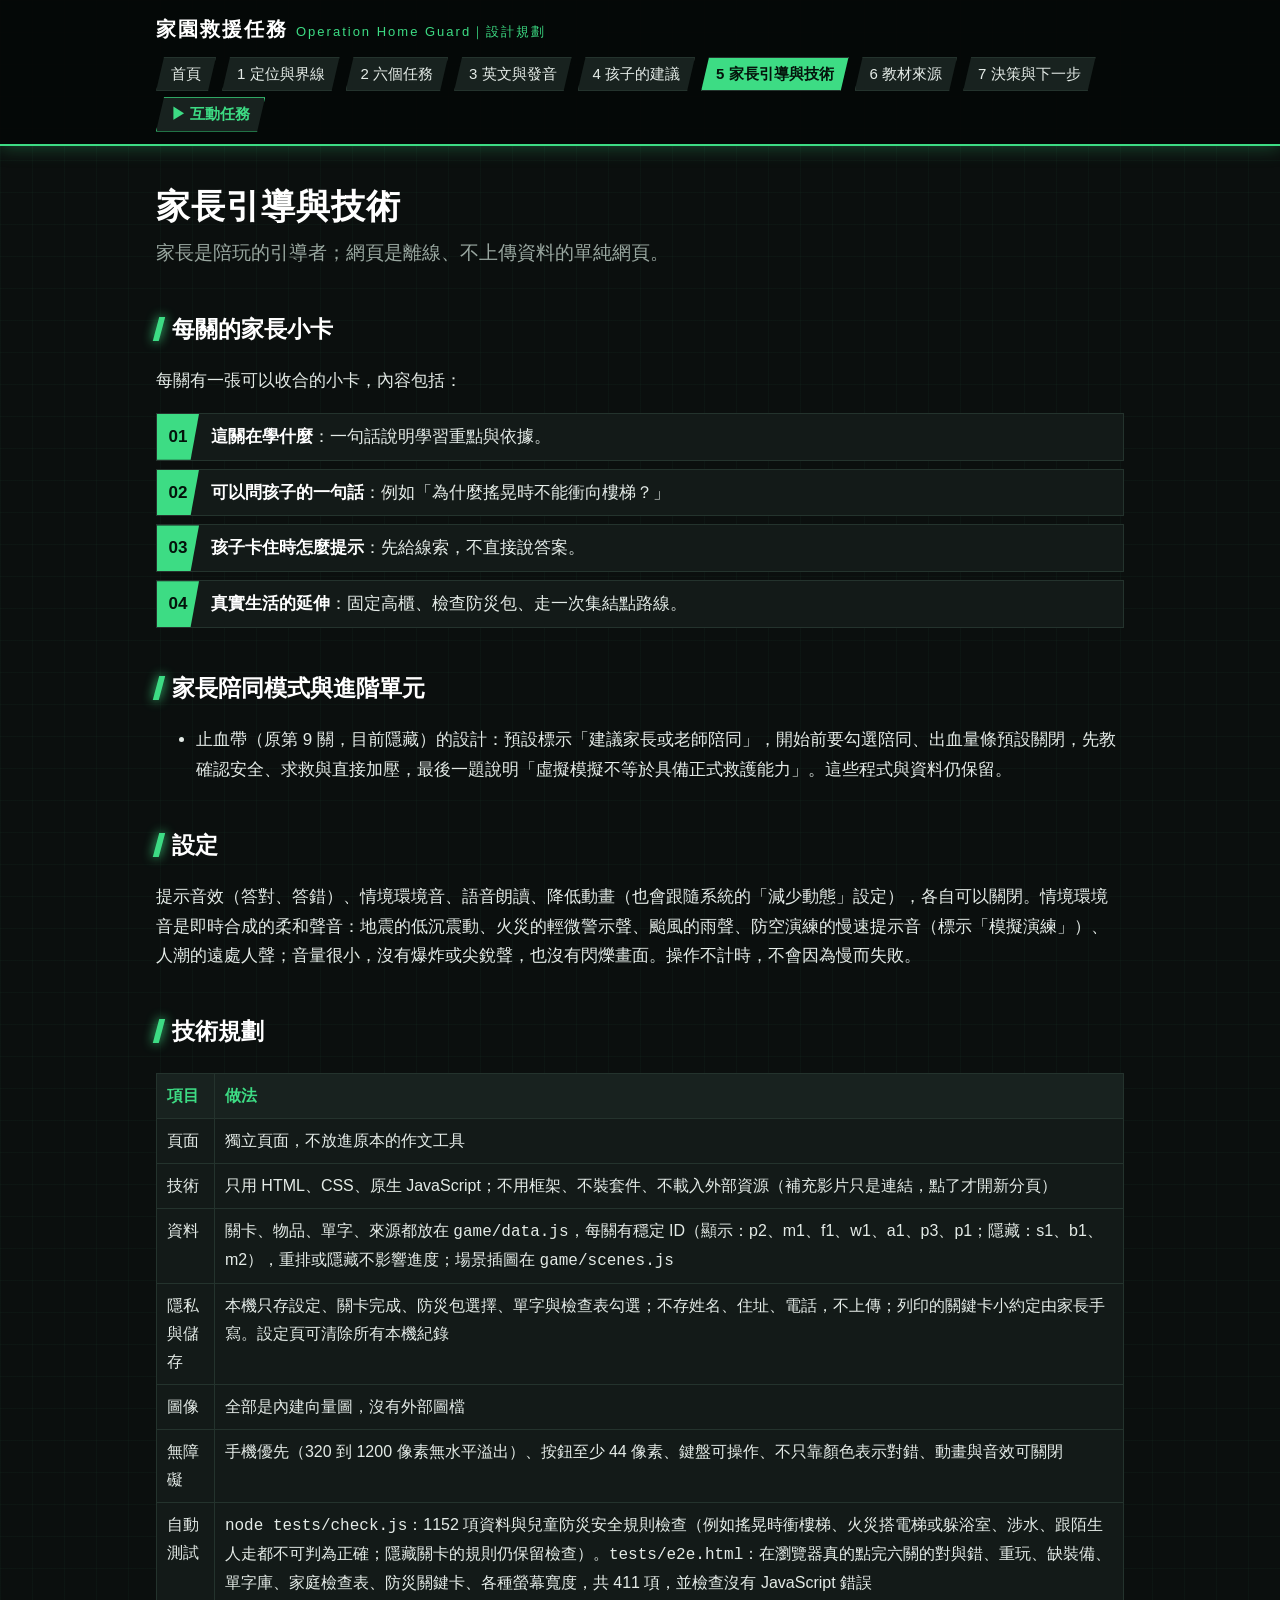
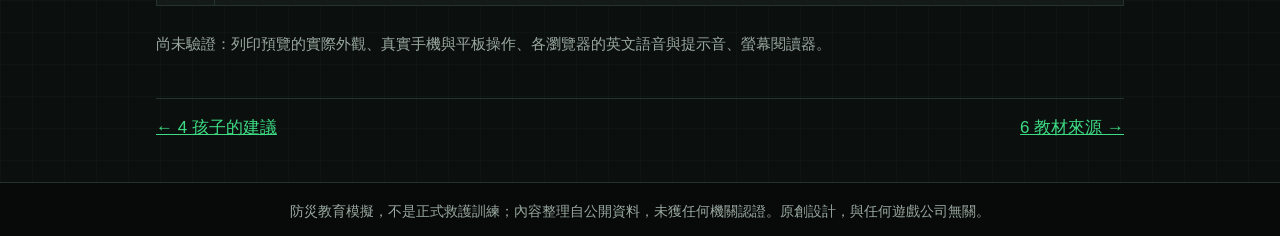
<file: parents-tech.html>
<!DOCTYPE html>
<html lang="zh-Hant">
<head>
  <meta charset="UTF-8">
  <meta name="viewport" content="width=device-width, initial-scale=1">
  <title>家長引導與技術｜家園救援任務 設計規劃</title>
  <meta name="description" content="家園救援任務：防災探索隊六個互動任務的設計規劃，涵蓋防災背包、地震、火災、颱風淹水、防空警報與家人失散。">
  <link rel="stylesheet" href="style.css">
</head>
<body>
  <header class="site-header"><div class="inner">
    <a class="brand" href="index.html">家園救援任務<span>Operation Home Guard｜設計規劃</span></a>
    <nav aria-label="網站導覽"><ul class="nav">
      <li><a href="index.html">首頁</a></li>
      <li><a href="positioning.html">1 定位與界線</a></li>
      <li><a href="gameplay.html">2 六個任務</a></li>
      <li><a href="english.html">3 英文與發音</a></li>
      <li><a href="child-idea.html">4 孩子的建議</a></li>
      <li><a href="parents-tech.html" aria-current="page">5 家長引導與技術</a></li>
      <li><a href="sources.html">6 教材來源</a></li>
      <li><a href="decisions.html">7 決策與下一步</a></li>
      <li><a href="game/index.html" class="nav-game">▶ 互動任務</a></li>
    </ul></nav>
  </div></header>
  <main>
<h1>家長引導與技術</h1>
<p class="lead">家長是陪玩的引導者；網頁是離線、不上傳資料的單純網頁。</p>

<h2>每關的家長小卡</h2>
<p>每關有一張可以收合的小卡，內容包括：</p>
<ol class="steps">
  <li><strong>這關在學什麼</strong>：一句話說明學習重點與依據。</li>
  <li><strong>可以問孩子的一句話</strong>：例如「為什麼搖晃時不能衝向樓梯？」</li>
  <li><strong>孩子卡住時怎麼提示</strong>：先給線索，不直接說答案。</li>
  <li><strong>真實生活的延伸</strong>：固定高櫃、檢查防災包、走一次集結點路線。</li>
</ol>

<h2>家長陪同模式與進階單元</h2>
<ul>
  <li>止血帶（原第 9 關，目前隱藏）的設計：預設標示「建議家長或老師陪同」，開始前要勾選陪同、出血量條預設關閉，先教確認安全、求救與直接加壓，最後一題說明「虛擬模擬不等於具備正式救護能力」。這些程式與資料仍保留。</li>
</ul>

<h2>設定</h2>
<p>提示音效（答對、答錯）、情境環境音、語音朗讀、降低動畫（也會跟隨系統的「減少動態」設定），各自可以關閉。情境環境音是即時合成的柔和聲音：地震的低沉震動、火災的輕微警示聲、颱風的雨聲、防空演練的慢速提示音（標示「模擬演練」）、人潮的遠處人聲；音量很小，沒有爆炸或尖銳聲，也沒有閃爍畫面。操作不計時，不會因為慢而失敗。</p>

<h2>技術規劃</h2>
<div class="table-wrap"><table>
  <tr><th>項目</th><th>做法</th></tr>
  <tr><td>頁面</td><td>獨立頁面，不放進原本的作文工具</td></tr>
  <tr><td>技術</td><td>只用 HTML、CSS、原生 JavaScript；不用框架、不裝套件、不載入外部資源（補充影片只是連結，點了才開新分頁）</td></tr>
  <tr><td>資料</td><td>關卡、物品、單字、來源都放在 <code>game/data.js</code>，每關有穩定 ID（顯示：p2、m1、f1、w1、a1、p3、p1；隱藏：s1、b1、m2），重排或隱藏不影響進度；場景插圖在 <code>game/scenes.js</code></td></tr>
  <tr><td>隱私與儲存</td><td>本機只存設定、關卡完成、防災包選擇、單字與檢查表勾選；不存姓名、住址、電話，不上傳；列印的關鍵卡小約定由家長手寫。設定頁可清除所有本機紀錄</td></tr>
  <tr><td>圖像</td><td>全部是內建向量圖，沒有外部圖檔</td></tr>
  <tr><td>無障礙</td><td>手機優先（320 到 1200 像素無水平溢出）、按鈕至少 44 像素、鍵盤可操作、不只靠顏色表示對錯、動畫與音效可關閉</td></tr>
  <tr><td>自動測試</td><td><code>node tests/check.js</code>：1152 項資料與兒童防災安全規則檢查（例如搖晃時衝樓梯、火災搭電梯或躲浴室、涉水、跟陌生人走都不可判為正確；隱藏關卡的規則仍保留檢查）。<code>tests/e2e.html</code>：在瀏覽器真的點完六關的對與錯、重玩、缺裝備、單字庫、家庭檢查表、防災關鍵卡、各種螢幕寬度，共 411 項，並檢查沒有 JavaScript 錯誤</td></tr>
</table></div>
<p class="note">尚未驗證：列印預覽的實際外觀、真實手機與平板操作、各瀏覽器的英文語音與提示音、螢幕閱讀器。</p>
<nav class="pager" aria-label="上下頁">
  <span><a href="child-idea.html">← 4 孩子的建議</a></span>
  <span><a href="sources.html">6 教材來源 →</a></span>
</nav>
  </main>
  <footer>防災教育模擬，不是正式救護訓練；內容整理自公開資料，未獲任何機關認證。原創設計，與任何遊戲公司無關。</footer>
</body>
</html>
</file>
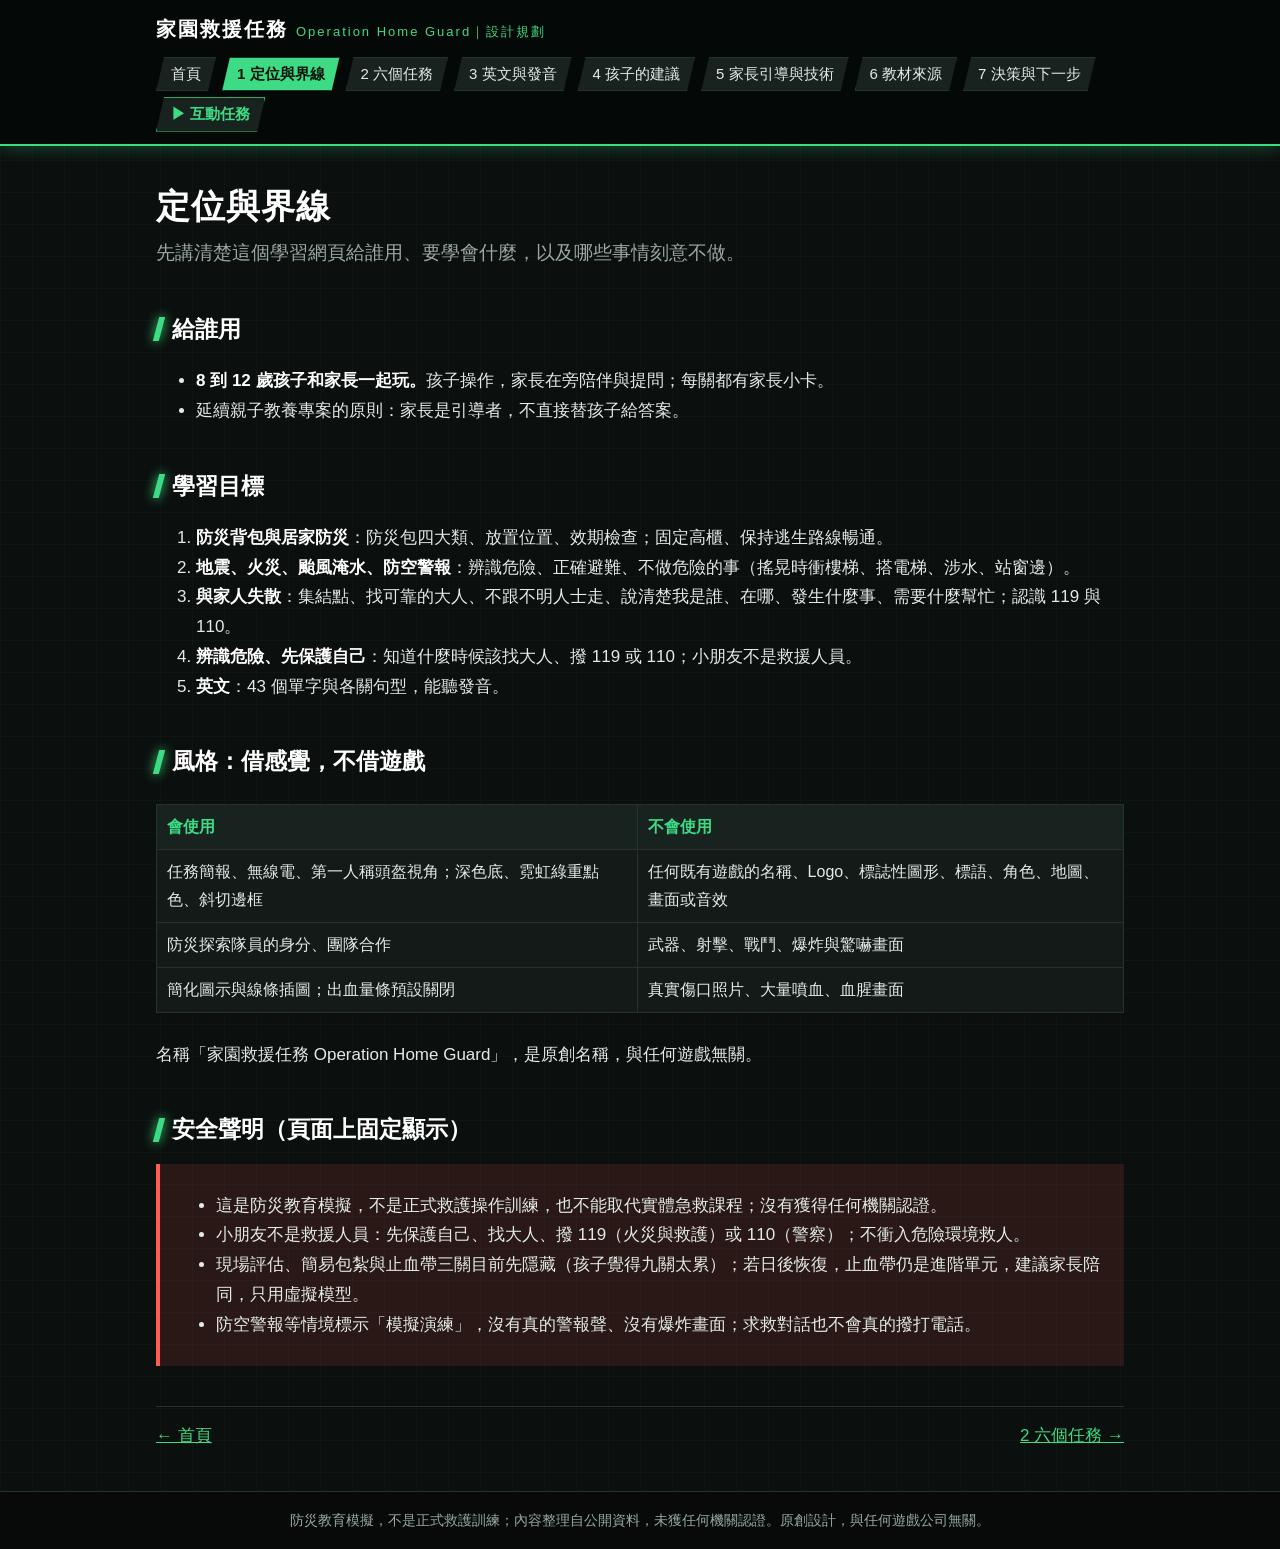
<file: positioning.html>
<!DOCTYPE html>
<html lang="zh-Hant">
<head>
  <meta charset="UTF-8">
  <meta name="viewport" content="width=device-width, initial-scale=1">
  <title>定位與界線｜家園救援任務 設計規劃</title>
  <meta name="description" content="家園救援任務：防災探索隊六個互動任務的設計規劃，涵蓋防災背包、地震、火災、颱風淹水、防空警報與家人失散。">
  <link rel="stylesheet" href="style.css">
</head>
<body>
  <header class="site-header"><div class="inner">
    <a class="brand" href="index.html">家園救援任務<span>Operation Home Guard｜設計規劃</span></a>
    <nav aria-label="網站導覽"><ul class="nav">
      <li><a href="index.html">首頁</a></li>
      <li><a href="positioning.html" aria-current="page">1 定位與界線</a></li>
      <li><a href="gameplay.html">2 六個任務</a></li>
      <li><a href="english.html">3 英文與發音</a></li>
      <li><a href="child-idea.html">4 孩子的建議</a></li>
      <li><a href="parents-tech.html">5 家長引導與技術</a></li>
      <li><a href="sources.html">6 教材來源</a></li>
      <li><a href="decisions.html">7 決策與下一步</a></li>
      <li><a href="game/index.html" class="nav-game">▶ 互動任務</a></li>
    </ul></nav>
  </div></header>
  <main>
<h1>定位與界線</h1>
<p class="lead">先講清楚這個學習網頁給誰用、要學會什麼，以及哪些事情刻意不做。</p>

<h2>給誰用</h2>
<ul>
  <li><strong>8 到 12 歲孩子和家長一起玩。</strong>孩子操作，家長在旁陪伴與提問；每關都有家長小卡。</li>
  <li>延續親子教養專案的原則：家長是引導者，不直接替孩子給答案。</li>
</ul>

<h2>學習目標</h2>
<ol>
  <li><strong>防災背包與居家防災</strong>：防災包四大類、放置位置、效期檢查；固定高櫃、保持逃生路線暢通。</li>
  <li><strong>地震、火災、颱風淹水、防空警報</strong>：辨識危險、正確避難、不做危險的事（搖晃時衝樓梯、搭電梯、涉水、站窗邊）。</li>
  <li><strong>與家人失散</strong>：集結點、找可靠的大人、不跟不明人士走、說清楚我是誰、在哪、發生什麼事、需要什麼幫忙；認識 119 與 110。</li>
  <li><strong>辨識危險、先保護自己</strong>：知道什麼時候該找大人、撥 119 或 110；小朋友不是救援人員。</li>
  <li><strong>英文</strong>：43 個單字與各關句型，能聽發音。</li>
</ol>

<h2>風格：借感覺，不借遊戲</h2>
<div class="table-wrap"><table>
  <tr><th>會使用</th><th>不會使用</th></tr>
  <tr><td>任務簡報、無線電、第一人稱頭盔視角；深色底、霓虹綠重點色、斜切邊框</td><td>任何既有遊戲的名稱、Logo、標誌性圖形、標語、角色、地圖、畫面或音效</td></tr>
  <tr><td>防災探索隊員的身分、團隊合作</td><td>武器、射擊、戰鬥、爆炸與驚嚇畫面</td></tr>
  <tr><td>簡化圖示與線條插圖；出血量條預設關閉</td><td>真實傷口照片、大量噴血、血腥畫面</td></tr>
</table></div>
<p>名稱「家園救援任務 <span class="en">Operation Home Guard</span>」，是原創名稱，與任何遊戲無關。</p>

<h2>安全聲明（頁面上固定顯示）</h2>
<div class="callout alert">
  <ul>
    <li>這是防災教育模擬，不是正式救護操作訓練，也不能取代實體急救課程；沒有獲得任何機關認證。</li>
    <li>小朋友不是救援人員：先保護自己、找大人、撥 119（火災與救護）或 110（警察）；不衝入危險環境救人。</li>
    <li>現場評估、簡易包紮與止血帶三關目前先隱藏（孩子覺得九關太累）；若日後恢復，止血帶仍是進階單元，建議家長陪同，只用虛擬模型。</li>
    <li>防空警報等情境標示「模擬演練」，沒有真的警報聲、沒有爆炸畫面；求救對話也不會真的撥打電話。</li>
  </ul>
</div>
<nav class="pager" aria-label="上下頁">
  <span><a href="index.html">← 首頁</a></span>
  <span><a href="gameplay.html">2 六個任務 →</a></span>
</nav>
  </main>
  <footer>防災教育模擬，不是正式救護訓練；內容整理自公開資料，未獲任何機關認證。原創設計，與任何遊戲公司無關。</footer>
</body>
</html>
</file>
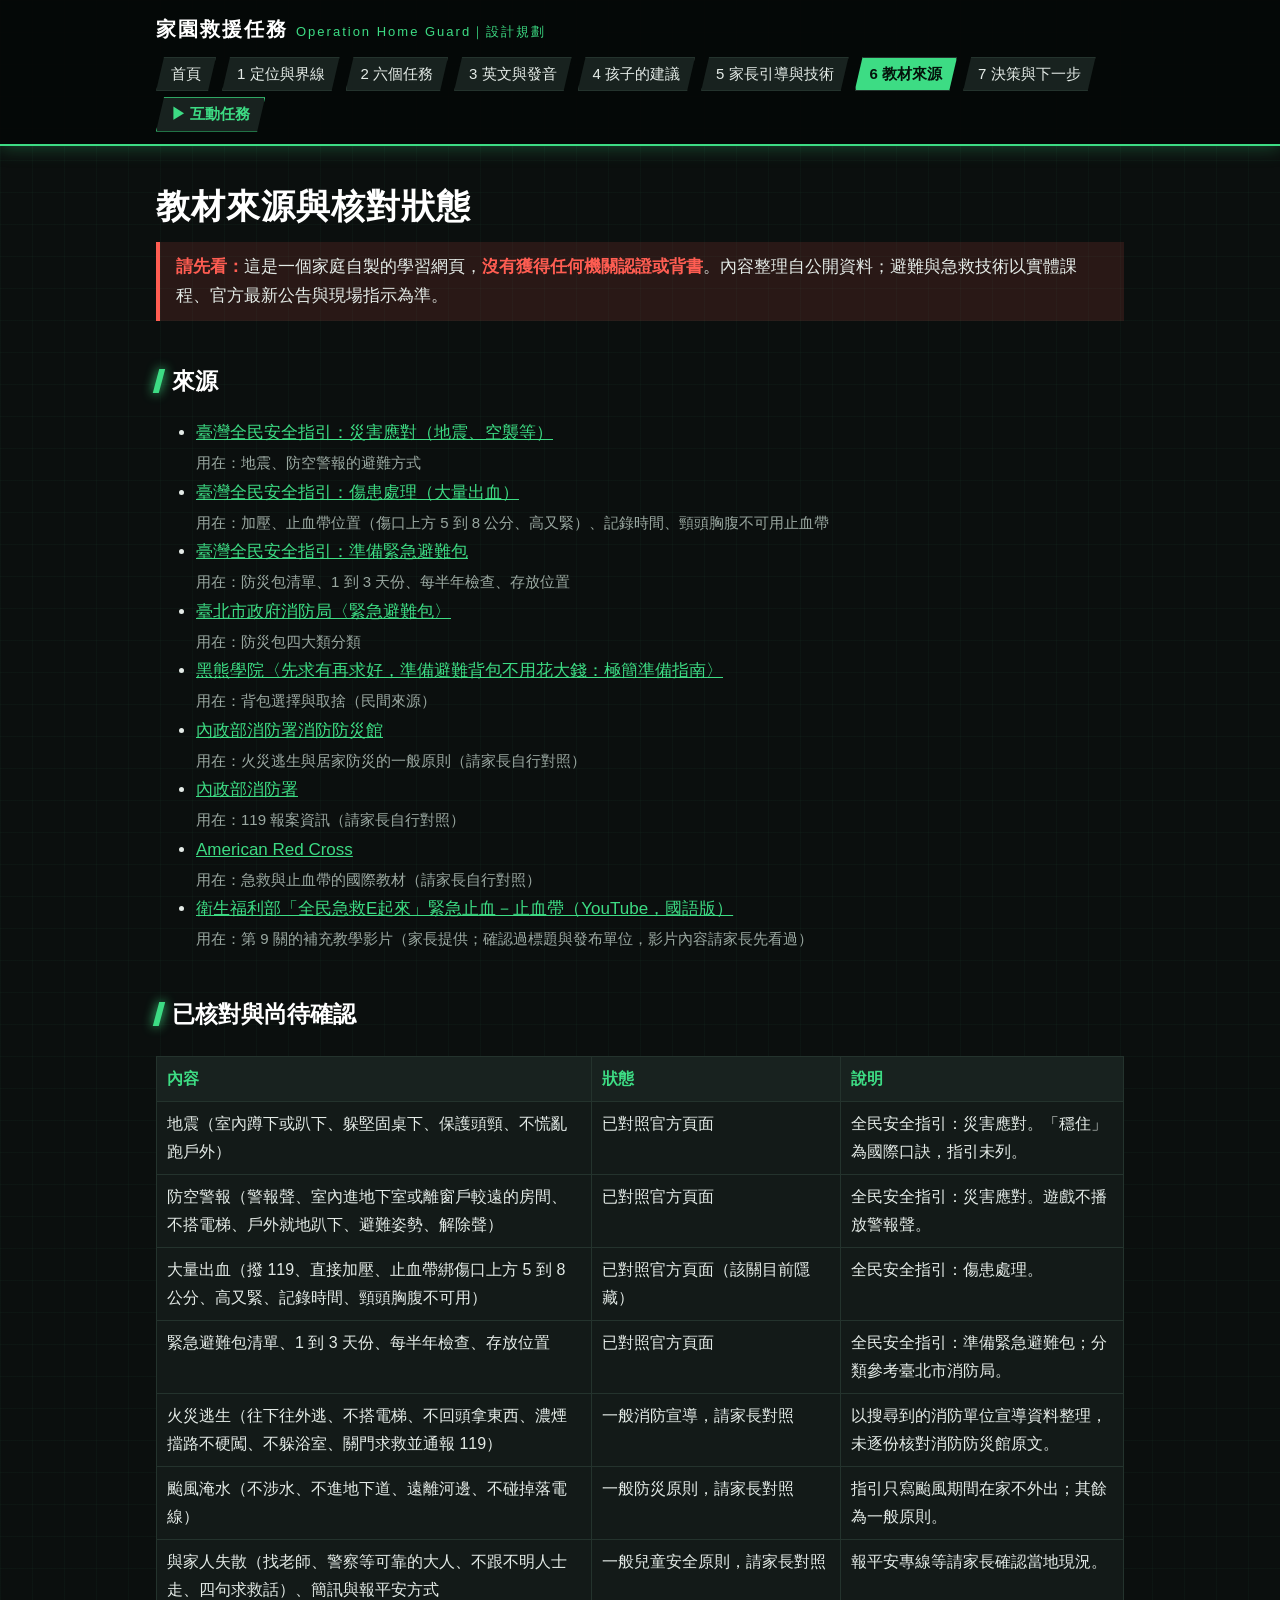
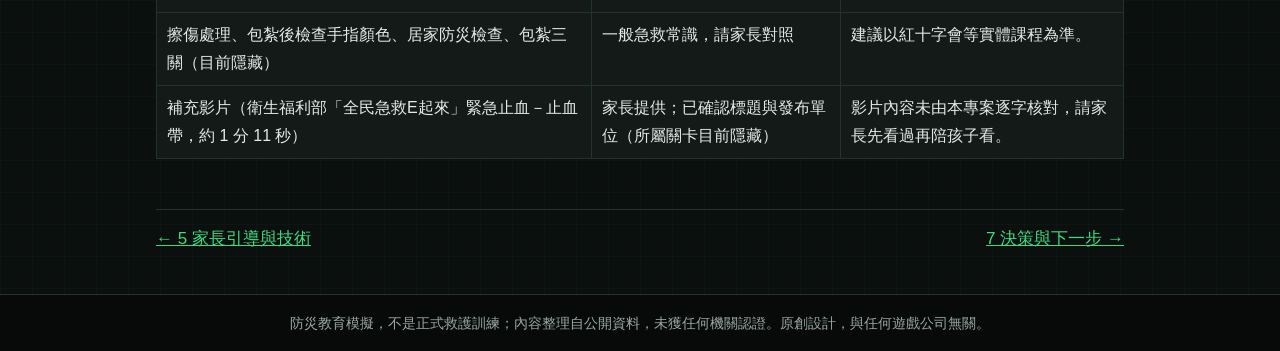
<file: sources.html>
<!DOCTYPE html>
<html lang="zh-Hant">
<head>
  <meta charset="UTF-8">
  <meta name="viewport" content="width=device-width, initial-scale=1">
  <title>教材來源與核對狀態｜家園救援任務 設計規劃</title>
  <meta name="description" content="家園救援任務：防災探索隊六個互動任務的設計規劃，涵蓋防災背包、地震、火災、颱風淹水、防空警報與家人失散。">
  <link rel="stylesheet" href="style.css">
</head>
<body>
  <header class="site-header"><div class="inner">
    <a class="brand" href="index.html">家園救援任務<span>Operation Home Guard｜設計規劃</span></a>
    <nav aria-label="網站導覽"><ul class="nav">
      <li><a href="index.html">首頁</a></li>
      <li><a href="positioning.html">1 定位與界線</a></li>
      <li><a href="gameplay.html">2 六個任務</a></li>
      <li><a href="english.html">3 英文與發音</a></li>
      <li><a href="child-idea.html">4 孩子的建議</a></li>
      <li><a href="parents-tech.html">5 家長引導與技術</a></li>
      <li><a href="sources.html" aria-current="page">6 教材來源</a></li>
      <li><a href="decisions.html">7 決策與下一步</a></li>
      <li><a href="game/index.html" class="nav-game">▶ 互動任務</a></li>
    </ul></nav>
  </div></header>
  <main>
<h1>教材來源與核對狀態</h1>
<div class="callout alert"><strong>請先看：</strong>這是一個家庭自製的學習網頁，<strong>沒有獲得任何機關認證或背書</strong>。內容整理自公開資料；避難與急救技術以實體課程、官方最新公告與現場指示為準。</div>

<h2>來源</h2>
<ul><li><a href="https://prepare.mnd.gov.tw/emergency-responses">臺灣全民安全指引：災害應對（地震、空襲等）</a><br><span class="note">用在：地震、防空警報的避難方式</span></li><li><a href="https://prepare.mnd.gov.tw/casualty-care-procedures">臺灣全民安全指引：傷患處理（大量出血）</a><br><span class="note">用在：加壓、止血帶位置（傷口上方 5 到 8 公分、高又緊）、記錄時間、頸頭胸腹不可用止血帶</span></li><li><a href="https://prepare.mnd.gov.tw/emergency-supplies/go-bag">臺灣全民安全指引：準備緊急避難包</a><br><span class="note">用在：防災包清單、1 到 3 天份、每半年檢查、存放位置</span></li><li><a href="https://www.119.gov.taipei/News_Content.aspx?n=6B7505BEC5A0EB5A&sms=EAB67139FA937B7C&s=BCEF564D91D43444">臺北市政府消防局〈緊急避難包〉</a><br><span class="note">用在：防災包四大類分類</span></li><li><a href="https://kuma-academy.org/article/32">黑熊學院〈先求有再求好，準備避難背包不用花大錢：極簡準備指南〉</a><br><span class="note">用在：背包選擇與取捨（民間來源）</span></li><li><a href="https://www.tfdp.com.tw/">內政部消防署消防防災館</a><br><span class="note">用在：火災逃生與居家防災的一般原則（請家長自行對照）</span></li><li><a href="https://www.nfa.gov.tw/">內政部消防署</a><br><span class="note">用在：119 報案資訊（請家長自行對照）</span></li><li><a href="https://www.redcross.org/">American Red Cross</a><br><span class="note">用在：急救與止血帶的國際教材（請家長自行對照）</span></li><li><a href="https://www.youtube.com/watch?v=RNTbz-ObAaA">衛生福利部「全民急救E起來」緊急止血－止血帶（YouTube，國語版）</a><br><span class="note">用在：第 9 關的補充教學影片（家長提供；確認過標題與發布單位，影片內容請家長先看過）</span></li></ul>

<h2>已核對與尚待確認</h2>
<div class="table-wrap"><table>
  <tr><th>內容</th><th>狀態</th><th>說明</th></tr>
  <tr><td>地震（室內蹲下或趴下、躲堅固桌下、保護頭頸、不慌亂跑戶外）</td><td>已對照官方頁面</td><td>全民安全指引：災害應對。「穩住」為國際口訣，指引未列。</td></tr>
  <tr><td>防空警報（警報聲、室內進地下室或離窗戶較遠的房間、不搭電梯、戶外就地趴下、避難姿勢、解除聲）</td><td>已對照官方頁面</td><td>全民安全指引：災害應對。遊戲不播放警報聲。</td></tr>
  <tr><td>大量出血（撥 119、直接加壓、止血帶綁傷口上方 5 到 8 公分、高又緊、記錄時間、頸頭胸腹不可用）</td><td>已對照官方頁面（該關目前隱藏）</td><td>全民安全指引：傷患處理。</td></tr>
  <tr><td>緊急避難包清單、1 到 3 天份、每半年檢查、存放位置</td><td>已對照官方頁面</td><td>全民安全指引：準備緊急避難包；分類參考臺北市消防局。</td></tr>
  <tr><td>火災逃生（往下往外逃、不搭電梯、不回頭拿東西、濃煙擋路不硬闖、不躲浴室、關門求救並通報 119）</td><td>一般消防宣導，請家長對照</td><td>以搜尋到的消防單位宣導資料整理，未逐份核對消防防災館原文。</td></tr>
  <tr><td>颱風淹水（不涉水、不進地下道、遠離河邊、不碰掉落電線）</td><td>一般防災原則，請家長對照</td><td>指引只寫颱風期間在家不外出；其餘為一般原則。</td></tr>
  <tr><td>與家人失散（找老師、警察等可靠的大人、不跟不明人士走、四句求救話）、簡訊與報平安方式</td><td>一般兒童安全原則，請家長對照</td><td>報平安專線等請家長確認當地現況。</td></tr>
  <tr><td>擦傷處理、包紮後檢查手指顏色、居家防災檢查、包紮三關（目前隱藏）</td><td>一般急救常識，請家長對照</td><td>建議以紅十字會等實體課程為準。</td></tr>
  <tr><td>補充影片（衛生福利部「全民急救E起來」緊急止血－止血帶，約 1 分 11 秒）</td><td>家長提供；已確認標題與發布單位（所屬關卡目前隱藏）</td><td>影片內容未由本專案逐字核對，請家長先看過再陪孩子看。</td></tr>
</table></div>
<nav class="pager" aria-label="上下頁">
  <span><a href="parents-tech.html">← 5 家長引導與技術</a></span>
  <span><a href="decisions.html">7 決策與下一步 →</a></span>
</nav>
  </main>
  <footer>防災教育模擬，不是正式救護訓練；內容整理自公開資料，未獲任何機關認證。原創設計，與任何遊戲公司無關。</footer>
</body>
</html>
</file>
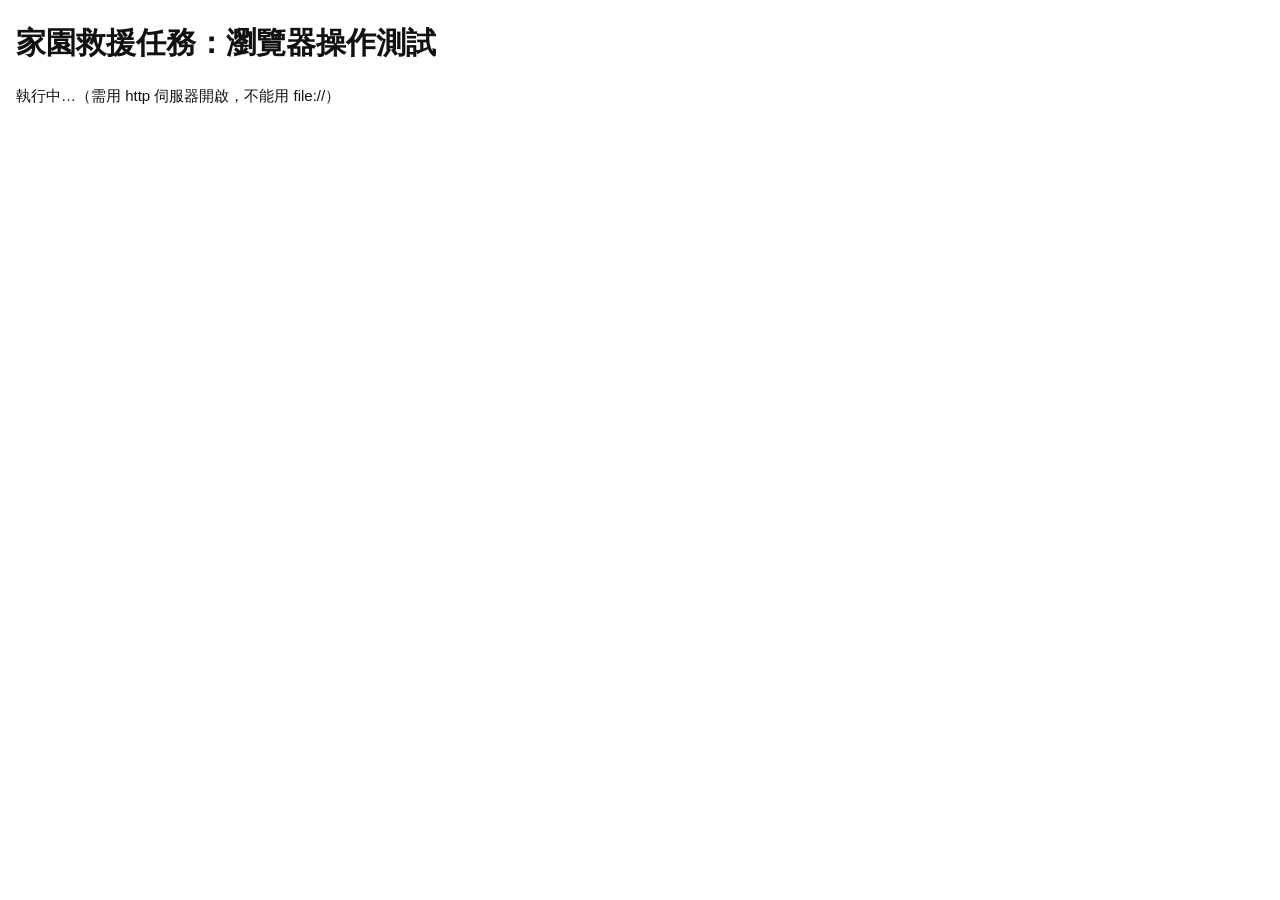
<file: tests/e2e.html>
<!DOCTYPE html>
<html lang="zh-Hant">
<head>
  <meta charset="UTF-8">
  <title>E2E 測試</title>
  <style>
    body { font: 15px/1.5 "Microsoft JhengHei", sans-serif; margin: 16px; background: #fff; color: #111; }
    .p { color: #087f3b; } .f { color: #b3261e; font-weight: bold; }
    #frames { position: absolute; left: -99999px; top: 0; }
  </style>
</head>
<body>
  <h1>家園救援任務：瀏覽器操作測試</h1>
  <p id="status">執行中…（需用 http 伺服器開啟，不能用 file://）</p>
  <ul id="out"></ul>
  <div id="frames"></div>
  <script src="e2e.js"></script>
  <script>
    runE2E().then(R => {
      const bad = R.filter(r => !r.ok);
      document.getElementById('status').textContent = `完成：${R.length - bad.length} 項通過，${bad.length} 項失敗`;
      document.getElementById('out').innerHTML = bad.map(r => `<li class="f">✗ ${r.n}　${r.d}</li>`).join('') || '<li class="p">全部通過</li>';
      window.__E2E = { total: R.length, failed: bad.length, bad };
      document.title = `E2E-DONE ${R.length - bad.length}/${R.length}`;
    }).catch(e => {
      document.getElementById('status').textContent = '測試程式錯誤：' + e.message;
      window.__E2E = { error: e.stack || e.message };
      document.title = 'E2E-ERROR';
    });
  </script>
</body>
</html>
</file>
<file: style.css>
/* 深色戰術風格：深灰底、霓虹綠重點色、斜線與準星框線（原創，不使用任何遊戲的 Logo 或圖形） */
:root {
  --bg: #0b0f0e;
  --panel: #131a18;
  --panel-2: #18221f;
  --ink: #e4ebe7;
  --gray: #9aa8a1;
  --green: #3ddc84;
  --green-soft: rgba(61, 220, 132, 0.12);
  --green-dim: #2a6b49;
  --line: #24332d;
  --alert: #ff5d52;
  --alert-soft: rgba(255, 93, 82, 0.12);
  --mono: "Bahnschrift", "Segoe UI", Arial, sans-serif;
}

* { box-sizing: border-box; }

body {
  margin: 0;
  background:
    linear-gradient(rgba(61, 220, 132, 0.035) 1px, transparent 1px) 0 0 / 100% 32px,
    linear-gradient(90deg, rgba(61, 220, 132, 0.035) 1px, transparent 1px) 0 0 / 32px 100%,
    var(--bg);
  color: var(--ink);
  font-family: "Microsoft JhengHei", "PingFang TC", "Noto Sans TC", sans-serif;
  font-size: 17px;
  line-height: 1.75;
}

a { color: var(--green); }
a:focus-visible { outline: 2px solid var(--green); outline-offset: 3px; }

/* 頁首：黑色半透明，底線發光 */
.site-header { background: rgba(5, 8, 7, 0.92); border-bottom: 2px solid var(--green); box-shadow: 0 0 18px rgba(61, 220, 132, 0.35); position: sticky; top: 0; z-index: 10; }
.site-header .inner { max-width: 1000px; margin: 0 auto; padding: 12px 16px 0; }
.brand { color: #fff; text-decoration: none; font-weight: 900; font-size: 20px; letter-spacing: 2px; }
.brand span { color: var(--green); font-family: var(--mono); font-size: 13px; font-weight: normal; letter-spacing: 2px; margin-left: 8px; }
.nav { display: flex; flex-wrap: wrap; gap: 6px; margin: 10px 0 0; padding: 0 0 12px; list-style: none; }
.nav a {
  display: inline-block; color: var(--ink); text-decoration: none; font-size: 15px; padding: 3px 14px;
  background: var(--panel-2); border: 1px solid var(--line);
  clip-path: polygon(8px 0, 100% 0, calc(100% - 8px) 100%, 0 100%);
}
.nav a:hover { color: var(--green); border-color: var(--green-dim); }
.nav a[aria-current="page"] { background: var(--green); color: #04130b; font-weight: bold; }

main { max-width: 1000px; margin: 0 auto; padding: 8px 16px 40px; }
h1 { font-size: 34px; font-weight: 900; line-height: 1.3; margin: 30px 0 8px; color: #fff; letter-spacing: 1px; }
h2 { font-size: 23px; margin: 40px 0 12px; color: #fff; display: flex; align-items: center; gap: 10px; }
h2::before { content: ""; flex: none; width: 6px; height: 24px; background: var(--green); box-shadow: 0 0 10px var(--green); transform: skewX(-15deg); }
h3 { font-size: 19px; margin: 22px 0 6px; color: var(--green); }
.eyebrow { color: var(--green); font-family: var(--mono); font-weight: bold; letter-spacing: 3px; margin: 24px 0 0; font-size: 14px; }
.lead { font-size: 19px; color: var(--gray); margin-top: 0; }
.note { color: var(--gray); font-size: 15px; }
strong { color: #fff; }

/* 首頁主視覺：綠色光暈＋斜線＋原創徽章 */
.hero {
  position: relative; overflow: hidden;
  display: grid; grid-template-columns: 1fr 200px; gap: 20px; align-items: center;
  background:
    radial-gradient(ellipse at 75% 40%, rgba(61, 220, 132, 0.35), transparent 60%),
    repeating-linear-gradient(-45deg, rgba(61, 220, 132, 0.06) 0 2px, transparent 2px 22px),
    #070a09;
  border: 1px solid var(--green-dim);
  padding: 28px 26px 30px; margin-top: 22px;
  clip-path: polygon(0 0, calc(100% - 28px) 0, 100% 28px, 100% 100%, 28px 100%, 0 calc(100% - 28px));
}
.hero h1 { margin-top: 6px; font-size: 44px; text-shadow: 0 0 24px rgba(61, 220, 132, 0.45); }
.hero .lead { color: #c4d1ca; }
.hero .eyebrow { margin-top: 0; }
.hero .emblem { width: 100%; max-width: 200px; filter: drop-shadow(0 0 16px rgba(61, 220, 132, 0.6)); }
.nowrap { white-space: nowrap; }
.cta { display: inline-block; margin-top: 14px; background: var(--green); color: #04130b; font-weight: bold; text-decoration: none; padding: 10px 26px; clip-path: polygon(12px 0, 100% 0, calc(100% - 12px) 100%, 0 100%); }
.cta:hover { filter: brightness(1.12); }
.nav a.nav-game { border-color: var(--green); color: var(--green); font-weight: bold; }
.hero .tagline { font-family: var(--mono); color: var(--green); letter-spacing: 2px; border-top: 1px solid var(--green-dim); padding-top: 8px; margin: 14px 0 0; display: inline-block; }

/* 卡片：四角準星框線 */
.card {
  position: relative; background: var(--panel); border: 1px solid var(--line);
  padding: 14px 18px; margin: 12px 0;
}
.card::before, .card::after { content: ""; position: absolute; width: 14px; height: 14px; border-color: var(--green); border-style: solid; }
.card::before { top: -1px; left: -1px; border-width: 2px 0 0 2px; }
.card::after { bottom: -1px; right: -1px; border-width: 0 2px 2px 0; }
.card > strong:first-child { display: block; color: var(--green); margin-bottom: 4px; }
.grid { display: grid; grid-template-columns: repeat(auto-fill, minmax(270px, 1fr)); gap: 14px; }
.grid .card { margin: 0; }
.grid a.card { display: block; text-decoration: none; color: var(--ink); transition: box-shadow 0.15s ease, border-color 0.15s ease; }
.grid a.card:hover { border-color: var(--green); box-shadow: 0 0 16px rgba(61, 220, 132, 0.3); }

.callout { border-left: 4px solid var(--green); background: var(--green-soft); padding: 10px 16px; margin: 14px 0; }
.callout.alert { border-left-color: var(--alert); background: var(--alert-soft); }
.callout.alert strong { color: var(--alert); }

.tag { display: inline-block; font-size: 13px; padding: 0 8px; background: var(--green-soft); border: 1px solid var(--green-dim); color: var(--green); margin-right: 4px; vertical-align: middle; }
.tag.draft { background: var(--alert-soft); border-color: var(--alert); color: var(--alert); }

.table-wrap { overflow-x: auto; }
table { width: 100%; border-collapse: collapse; background: var(--panel); margin: 10px 0; font-size: 16px; }
th, td { border: 1px solid var(--line); padding: 8px 10px; text-align: left; vertical-align: top; }
th { background: var(--panel-2); color: var(--green); font-weight: bold; }

ol.steps { counter-reset: s; list-style: none; padding: 0; }
ol.steps li { counter-increment: s; position: relative; padding: 8px 12px 8px 54px; margin: 8px 0; background: var(--panel); border: 1px solid var(--line); }
ol.steps li::before {
  content: counter(s, decimal-leading-zero); position: absolute; left: 0; top: 0; bottom: 0; width: 42px;
  display: flex; align-items: center; justify-content: center;
  background: var(--green); color: #04130b; font-family: var(--mono); font-weight: bold;
  clip-path: polygon(0 0, 100% 0, 80% 100%, 0 100%);
}

.flow { display: flex; flex-wrap: wrap; gap: 6px; align-items: center; margin: 12px 0; }
.flow span { background: var(--panel-2); border: 1px solid var(--green-dim); color: var(--ink); padding: 4px 14px; font-size: 15px; clip-path: polygon(8px 0, 100% 0, calc(100% - 8px) 100%, 0 100%); }
.flow i { color: var(--green); font-style: normal; }

/* 任務卡片與圖示 */
.mission { background: var(--panel); border: 1px solid var(--line); padding: 14px 18px; margin: 14px 0; }
.mission header { display: flex; align-items: center; gap: 14px; }
.mission h3 { margin: 0; color: #fff; font-size: 21px; }
.mission .code { font-family: var(--mono); color: var(--green); letter-spacing: 2px; font-size: 13px; }
.mission .words { margin: 0; }
.m-icon { flex: none; display: inline-flex; width: 50px; height: 50px; align-items: center; justify-content: center; border: 1px solid var(--green-dim); background: var(--green-soft); }
.m-icon svg { width: 32px; height: 32px; fill: none; stroke: var(--green); stroke-width: 1.7; stroke-linecap: round; stroke-linejoin: round; }

/* 時間軸：短項目橫向；長文字或手機直向 */
.timeline { list-style: none; counter-reset: t; display: flex; padding: 0; margin: 14px 0 18px; }
.timeline li { counter-increment: t; flex: 1 1 0; position: relative; text-align: center; padding: 0 6px; }
.timeline li::before {
  content: counter(t); position: relative; z-index: 1; display: flex; align-items: center; justify-content: center; margin: 0 auto 8px;
  width: 34px; height: 34px; border-radius: 50%; background: #070a09; border: 2px solid var(--green); color: var(--green); font-family: var(--mono); font-weight: bold;
  box-shadow: 0 0 10px rgba(61, 220, 132, 0.4);
}
.timeline li::after { content: ""; position: absolute; top: 17px; left: 50%; width: 100%; height: 2px; background: var(--green-dim); }
.timeline li:last-child::after { display: none; }
.timeline span { display: block; font-size: 15px; line-height: 1.45; }
.timeline.vertical { flex-direction: column; }
.timeline.vertical li { display: flex; align-items: flex-start; gap: 14px; text-align: left; padding: 0 0 16px; }
.timeline.vertical li::before { margin: 0; flex: none; }
.timeline.vertical li::after { top: 34px; left: 16px; width: 2px; height: calc(100% - 34px); }

.quote { font-size: 22px; font-weight: 900; color: #fff; text-shadow: 0 0 16px rgba(61, 220, 132, 0.5); }
.en { font-family: var(--mono); }

.pager { display: flex; justify-content: space-between; gap: 12px; margin-top: 40px; padding-top: 14px; border-top: 1px solid var(--line); }
footer { text-align: center; color: var(--gray); font-size: 14px; padding: 16px; border-top: 1px solid var(--line); background: #070a09; }

@media (max-width: 900px) {
  .hero h1 { font-size: 36px; }
}

@media (max-width: 640px) {
  .site-header { position: static; }
  .timeline { flex-direction: column; }
  .timeline li { display: flex; align-items: center; gap: 12px; text-align: left; padding: 0 0 14px; }
  .timeline li::before { margin: 0; flex: none; }
  .timeline li::after { top: 34px; left: 16px; width: 2px; height: calc(100% - 34px); }
  h1 { font-size: 27px; }
  .hero { grid-template-columns: 1fr; padding: 22px 18px; }
  .hero h1 { font-size: 26px; }
  .hero .emblem { max-width: 120px; order: -1; }
}

/* 核心理念流程 */
.flow-big { display: flex; flex-wrap: wrap; gap: 8px; align-items: center; margin: 12px 0 18px; }
.flow-big span { background: var(--panel, #131a18); border: 1px solid var(--green-dim, #2a6b49); padding: 6px 14px; clip-path: polygon(8px 0, 100% 0, calc(100% - 8px) 100%, 0 100%); }
.flow-big i { color: var(--green, #3ddc84); font-style: normal; }
</file>
<file: game/game.css>
/* 家園救援任務：深色戰術介面（原創，不使用任何遊戲的 Logo 或圖形） */
:root {
  --bg: #0b0f0e;
  --panel: #131a18;
  --panel-2: #18221f;
  --ink: #e4ebe7;
  --gray: #9aa8a1;
  --green: #3ddc84;
  --green-soft: rgba(61, 220, 132, 0.12);
  --green-dim: #2a6b49;
  --line: #24332d;
  --alert: #ff5d52;
  --alert-soft: rgba(255, 93, 82, 0.12);
  --amber: #f2b33d;
  --amber-soft: rgba(242, 179, 61, 0.12);
  --mono: "Bahnschrift", "Segoe UI", Arial, sans-serif;
}

* { box-sizing: border-box; }

body {
  margin: 0;
  background:
    linear-gradient(rgba(61, 220, 132, 0.035) 1px, transparent 1px) 0 0 / 100% 32px,
    linear-gradient(90deg, rgba(61, 220, 132, 0.035) 1px, transparent 1px) 0 0 / 32px 100%,
    var(--bg);
  color: var(--ink);
  font-family: "Microsoft JhengHei", "PingFang TC", "Noto Sans TC", sans-serif;
  font-size: 17px;
  line-height: 1.7;
}

a { color: var(--green); }
button { font: inherit; color: inherit; cursor: pointer; }
button:focus-visible, a:focus-visible, input:focus-visible { outline: 2px solid var(--green); outline-offset: 3px; }
strong { color: #fff; }
.en { font-family: var(--mono); }

/* 頁首 */
.g-header { background: rgba(5, 8, 7, 0.94); border-bottom: 2px solid var(--green); box-shadow: 0 0 18px rgba(61, 220, 132, 0.35); }
.g-inner { max-width: 1040px; margin: 0 auto; padding: 10px 16px; display: flex; flex-wrap: wrap; align-items: center; justify-content: space-between; gap: 8px; }
.g-brand { font-weight: 900; font-size: 19px; letter-spacing: 2px; color: #fff; }
.g-brand small { display: block; font-family: var(--mono); font-size: 11px; color: var(--green); letter-spacing: 3px; font-weight: normal; }
.g-nav { display: flex; flex-wrap: wrap; gap: 6px; }
.g-nav button, .g-nav a {
  background: var(--panel-2); border: 1px solid var(--line); padding: 9px 14px; min-height: 44px; display: inline-flex; align-items: center; font-size: 15px; text-decoration: none; color: var(--ink);
  clip-path: polygon(8px 0, 100% 0, calc(100% - 8px) 100%, 0 100%);
}
.g-nav button:hover, .g-nav a:hover { color: var(--green); border-color: var(--green-dim); }
.g-nav button[aria-current="true"] { background: var(--green); color: #04130b; font-weight: bold; }

.g-main { max-width: 1040px; margin: 0 auto; padding: 16px 16px 40px; }
.g-footer { text-align: center; color: var(--gray); font-size: 14px; padding: 14px 16px; border-top: 1px solid var(--line); background: #070a09; }

h1 { font-size: 32px; font-weight: 900; color: #fff; margin: 10px 0 6px; line-height: 1.3; }
h2 { font-size: 22px; color: #fff; margin: 26px 0 10px; display: flex; align-items: center; gap: 10px; }
h2::before { content: ""; width: 6px; height: 22px; background: var(--green); box-shadow: 0 0 10px var(--green); transform: skewX(-15deg); }
.eyebrow { font-family: var(--mono); color: var(--green); letter-spacing: 3px; font-size: 13px; margin: 0; }
.lead { color: var(--gray); font-size: 18px; margin: 0 0 10px; }
.note { color: var(--gray); font-size: 15px; }

/* 按鈕 */
.btn {
  display: inline-block; background: var(--green); color: #04130b; border: 0; font-weight: bold; padding: 10px 26px; font-size: 17px; min-height: 44px;
  clip-path: polygon(12px 0, 100% 0, calc(100% - 12px) 100%, 0 100%); text-decoration: none;
}
.btn:hover { filter: brightness(1.12); }
.btn:disabled { background: #2b3a33; color: var(--gray); cursor: not-allowed; }
.btn.ghost { background: var(--panel-2); color: var(--ink); border: 1px solid var(--green-dim); }
.row { display: flex; flex-wrap: wrap; gap: 10px; align-items: center; margin: 14px 0; }

/* 面板與框線 */
.panel { position: relative; background: var(--panel); border: 1px solid var(--line); padding: 14px 18px; margin: 12px 0; }
.panel::before, .panel::after { content: ""; position: absolute; width: 14px; height: 14px; border: solid var(--green); }
.panel::before { top: -1px; left: -1px; border-width: 2px 0 0 2px; }
.panel::after { bottom: -1px; right: -1px; border-width: 0 2px 2px 0; }
.callout { border-left: 4px solid var(--green); background: var(--green-soft); padding: 10px 16px; margin: 12px 0; }
.callout.alert { border-left-color: var(--alert); background: var(--alert-soft); }
.callout.amber { border-left-color: var(--amber); background: var(--amber-soft); }

/* 標題畫面 */
.title-hero {
  position: relative; overflow: hidden; padding: 30px 26px; margin-top: 8px; border: 1px solid var(--green-dim);
  background: radial-gradient(ellipse at 78% 40%, rgba(61, 220, 132, 0.35), transparent 60%), repeating-linear-gradient(-45deg, rgba(61, 220, 132, 0.06) 0 2px, transparent 2px 22px), #070a09;
  clip-path: polygon(0 0, calc(100% - 28px) 0, 100% 28px, 100% 100%, 28px 100%, 0 calc(100% - 28px));
  display: grid; grid-template-columns: 1fr 170px; gap: 18px; align-items: center;
}
.title-hero h1 { font-size: 40px; text-shadow: 0 0 24px rgba(61, 220, 132, 0.45); }
.title-hero svg { width: 100%; filter: drop-shadow(0 0 16px rgba(61, 220, 132, 0.6)); }
.field { display: flex; flex-wrap: wrap; gap: 8px; align-items: center; margin: 8px 0; }
.field input[type="text"] { background: #070a09; border: 1px solid var(--green-dim); color: #fff; padding: 6px 10px; font: inherit; width: 180px; }

/* 整備室 */
.slots { display: flex; flex-wrap: wrap; gap: 8px; margin: 10px 0; }
.slot { width: 58px; height: 58px; border: 1px dashed var(--green-dim); display: flex; align-items: center; justify-content: center; background: #070a09; }
.slot.filled { border-style: solid; border-color: var(--green); background: var(--green-soft); }
.slot svg, .item-card svg, .pick svg { width: 30px; height: 30px; fill: none; stroke: var(--green); stroke-width: 1.6; stroke-linecap: round; stroke-linejoin: round; }
.items { display: grid; grid-template-columns: repeat(auto-fill, minmax(220px, 1fr)); gap: 12px; }
.item-card { position: relative; background: var(--panel); border: 1px solid var(--line); padding: 12px 14px; }
.item-card.on { border-color: var(--green); box-shadow: 0 0 14px rgba(61, 220, 132, 0.3); background: var(--panel-2); }
.item-card .top { display: flex; gap: 10px; align-items: center; }
.item-card .name { font-weight: bold; color: #fff; }
.item-card .use { font-size: 14px; color: var(--gray); margin: 6px 0; }
.item-card .toggle { width: 100%; margin-top: 6px; padding: 5px; min-height: 44px; background: transparent; border: 1px solid var(--green-dim); color: var(--green); }
.item-card.on .toggle { background: var(--green); color: #04130b; font-weight: bold; }

/* 單字與發音 */
.word { display: inline-flex; flex-wrap: wrap; align-items: center; gap: 6px; }
.word b { font-family: var(--mono); color: var(--green); font-size: 18px; }
.word .syl { font-family: var(--mono); color: var(--gray); font-size: 14px; }
.say { display: inline-flex; align-items: center; justify-content: center; gap: 3px; background: transparent; border: 1px solid var(--green-dim); color: var(--green); padding: 0 10px; font-size: 14px; min-width: 44px; min-height: 44px; }
.say svg { width: 14px; height: 14px; fill: currentColor; }
.say:hover { background: var(--green-soft); }

/* 任務地圖 */
.missions { display: grid; grid-template-columns: repeat(auto-fill, minmax(280px, 1fr)); gap: 12px; }
.mission-card { text-align: left; background: var(--panel); border: 1px solid var(--line); padding: 14px 16px; position: relative; }
.mission-card:hover { border-color: var(--green); box-shadow: 0 0 16px rgba(61, 220, 132, 0.25); }
.mission-card .code { font-family: var(--mono); color: var(--green); letter-spacing: 2px; font-size: 13px; }
.mission-card .mname { display: block; font-size: 20px; font-weight: 900; color: #fff; }
.mission-card .status { position: absolute; top: 12px; right: 12px; font-size: 13px; padding: 0 8px; border: 1px solid var(--green-dim); color: var(--gray); }
.mission-card.done .status { background: var(--green); color: #04130b; border-color: var(--green); font-weight: bold; }

/* 第一人稱 HUD */
.hud { border: 1px solid var(--green-dim); background: #060908; }
.hud-top { display: flex; flex-wrap: wrap; gap: 8px 16px; align-items: center; justify-content: space-between; padding: 8px 14px; border-bottom: 1px solid var(--line); font-family: var(--mono); font-size: 14px; letter-spacing: 1px; }
.hud-top .obj { color: var(--green); }
.bleed { display: flex; align-items: center; gap: 8px; }
.bleed .bar { width: 140px; height: 10px; background: #2a1514; border: 1px solid #5a2622; }
.bleed .bar i { display: block; height: 100%; background: var(--alert); box-shadow: 0 0 8px var(--alert); transition: width 0.2s; }
.viewport { position: relative; aspect-ratio: 400 / 220; width: 100%; overflow: hidden; background: radial-gradient(ellipse at center, #13201a 0%, #060908 75%); }
.viewport.preview { border: 1px solid var(--green-dim); margin: 10px 0; }
.stepbar { height: 4px; background: #14211b; } .stepbar i { display: block; height: 100%; background: var(--green); transition: width 0.3s; }
.hud-top .sim { color: var(--amber); border: 1px solid var(--amber); padding: 0 8px; font-size: 12px; letter-spacing: 2px; }
.captain { width: 34px; height: 34px; vertical-align: middle; margin-right: 6px; }
.okmark { position: absolute; left: 50%; top: 14px; transform: translateX(-50%); z-index: 3; background: rgba(6, 25, 15, 0.92); color: var(--green); border: 2px solid var(--green); padding: 4px 22px; font-size: 22px; font-weight: 900; letter-spacing: 2px; box-shadow: 0 0 18px rgba(61, 220, 132, 0.5); animation: pop 0.35s ease-out; }
@keyframes pop { from { transform: translateX(-50%) scale(0.7); opacity: 0; } to { transform: translateX(-50%) scale(1); opacity: 1; } }
.shake { animation: shake 0.5s linear infinite; }
@keyframes shake { 0%, 100% { transform: translate(0, 0); } 25% { transform: translate(-3px, 1px); } 50% { transform: translate(2px, -2px); } 75% { transform: translate(-2px, 2px); } }
.smoke { animation: drift 6s ease-in-out infinite alternate; }
@keyframes drift { from { transform: translateX(-8px); } to { transform: translateX(8px); } }
.rain { animation: rainmove 1.6s linear infinite; }
@keyframes rainmove { from { transform: translateY(-10px); } to { transform: translateY(10px); } }
.calm *, .calm { animation: none !important; transition: none !important; }
@media screen and (prefers-reduced-motion: reduce) { * { animation: none !important; transition: none !important; } }
.viewport::after {
  content: ""; position: absolute; inset: 0; pointer-events: none;
  background: radial-gradient(ellipse at center, transparent 55%, rgba(0, 0, 0, 0.75) 100%), repeating-linear-gradient(0deg, rgba(255, 255, 255, 0.025) 0 1px, transparent 1px 3px);
}
.viewport > svg { width: 100%; height: 100%; display: block; }
.viewport .visor { position: absolute; top: 8px; left: 12px; font-family: var(--mono); font-size: 12px; color: var(--green); letter-spacing: 2px; z-index: 1; }
.viewport .corner { position: absolute; width: 22px; height: 22px; border: solid var(--green); z-index: 1; }
.corner.tl { top: 6px; left: 6px; border-width: 2px 0 0 2px; } .corner.tr { top: 6px; right: 6px; border-width: 2px 2px 0 0; }
.corner.bl { bottom: 6px; left: 6px; border-width: 0 0 2px 2px; } .corner.br { bottom: 6px; right: 6px; border-width: 0 2px 2px 0; }
.hud-bottom { display: grid; grid-template-columns: auto 1fr; gap: 12px; padding: 10px 14px; border-top: 1px solid var(--line); align-items: center; }
.pack-mini { display: flex; gap: 4px; }
.pack-mini .slot { width: 38px; height: 38px; }
.pack-mini .slot svg { width: 22px; height: 22px; }
.radio { border-left: 3px solid var(--green); padding: 4px 12px; background: var(--green-soft); }
.radio .who { font-family: var(--mono); color: var(--green); font-size: 13px; letter-spacing: 2px; margin-right: 6px; }

.action { padding: 14px; border-top: 1px solid var(--line); }
.prompt { font-size: 19px; font-weight: bold; color: #fff; margin: 0 0 10px; }
.opts { display: grid; gap: 8px; }
.opt { text-align: left; background: var(--panel-2); border: 1px solid var(--line); padding: 10px 14px; min-height: 44px; }
.opt:hover:not(:disabled) { border-color: var(--green); }
.opt.right { border-color: var(--green); background: var(--green-soft); }
.opt.right::before { content: "✓ "; color: var(--green); font-weight: bold; }
.opt.wrong { border-color: var(--alert); background: var(--alert-soft); }
.opt.wrong::before { content: "✗ "; color: var(--alert); font-weight: bold; }
.opt.dim { opacity: 0.45; }
.opt.picked { border-color: var(--green); background: var(--green-soft); }
.opt:disabled { cursor: default; }
.seq-done { display: grid; gap: 6px; margin-bottom: 10px; }
.seq-done span { border: 1px solid var(--green); background: var(--green-soft); padding: 6px 12px; }
.picks { display: flex; flex-wrap: wrap; gap: 8px; }
.pick { display: flex; flex-direction: column; align-items: center; gap: 2px; width: 92px; padding: 8px 4px; background: var(--panel-2); border: 1px solid var(--line); font-size: 14px; }
.pick:hover { border-color: var(--green); }
.pick.none { width: auto; padding: 8px 14px; justify-content: center; color: var(--amber); border-color: var(--amber); }
.fb { margin-top: 12px; padding: 10px 14px; border-left: 4px solid var(--green); background: var(--green-soft); }
.fb::before { content: "✓ "; color: var(--green); font-weight: bold; }
.fb.bad { border-left-color: var(--alert); background: var(--alert-soft); }
.fb.bad::before { content: "✗ 再想想："; color: var(--alert); }
.fb.alt { border-left-color: var(--amber); background: var(--amber-soft); }
.fb.alt::before { content: "💡 "; }
.say.big { padding: 4px 16px; font-size: 15px; }
.note.safe { flex: 1 1 200px; margin: 0; }

.hold-btn { user-select: none; touch-action: none; width: 100%; padding: 16px; font-size: 19px; font-weight: bold; color: #04130b; border: 0;
  background: linear-gradient(90deg, var(--green) var(--p, 0%), #2b3a33 var(--p, 0%)); }
.hold-btn.full { background: var(--green); }

.zone { cursor: pointer; }
.zone rect { fill: rgba(61, 220, 132, 0.08); stroke: var(--green); stroke-dasharray: 5 4; }
.zone:hover rect, .zone:focus rect { fill: rgba(61, 220, 132, 0.25); }
.zone text { fill: var(--green); font-family: var(--mono); font-weight: bold; font-size: 18px; }
.zone:focus { outline: none; }

/* 防災包標籤、巡視熱區、防災卡 */
.pill { position: absolute; top: 8px; right: 8px; font-size: 12px; padding: 0 8px; border: 1px solid; }
.pill.need { color: var(--green); border-color: var(--green); background: var(--green-soft); }
.pill.opt { color: var(--amber); border-color: var(--amber); }
.viewport.tall { aspect-ratio: 400 / 220; max-height: 420px; }
.zone.hot rect { fill: transparent; stroke: rgba(61, 220, 132, 0.4); stroke-dasharray: 4 3; }
.zone.hot:hover rect, .zone.hot:focus rect { fill: rgba(61, 220, 132, 0.18); stroke: var(--green); }
.zone.hot.found rect { stroke: none; }
.zone.hot .q { fill: #04130b; stroke: var(--amber); stroke-width: 2.4; }
.zone.hot .qt { fill: var(--amber); font-weight: 900; font-size: 15px; stroke: none; font-family: var(--mono); }
.zone text.lbl, text.lbl { paint-order: stroke; stroke: #04100a; stroke-width: 3px; }
.zone.hot.hinted rect { stroke: var(--amber); stroke-dasharray: 4 3; animation: pulse 1s ease-in-out infinite alternate; }
@keyframes pulse { from { fill: rgba(242, 179, 61, 0.05); } to { fill: rgba(242, 179, 61, 0.3); } }
.found { margin: 6px 0 0; padding-left: 22px; }
.tips { list-style: none; padding: 0; }
.tips .yes { color: var(--ink); } .tips .yes::first-letter { color: var(--green); }
.tips .no { color: var(--alert); }
.pack-mini { flex-wrap: wrap; }
.card-grid { display: grid; grid-template-columns: 1fr 1fr; gap: 16px; text-align: left; margin: 10px 0; }
.card-grid p { margin: 4px 0; }
.poster b { display: block; color: var(--green); margin-top: 8px; text-align: left; }
.bag { list-style: none; padding: 0; margin: 4px 0; columns: 2; font-size: 15px; }
.poster .note { text-align: left; }

/* 任務圖示 */
.m-icon { display: inline-flex; width: 44px; height: 44px; align-items: center; justify-content: center; border: 1px solid var(--green-dim); background: var(--green-soft); }
.m-icon svg { width: 28px; height: 28px; fill: none; stroke: var(--green); stroke-width: 1.7; stroke-linecap: round; stroke-linejoin: round; }
.m-icon.big { width: 56px; height: 56px; } .m-icon.big svg { width: 36px; height: 36px; }
.mission-card .m-icon { float: left; margin: 2px 12px 4px 0; }
.with-icon { display: flex; align-items: center; gap: 14px; }

/* 時間軸：桌機橫向、手機直向 */
.timeline { list-style: none; counter-reset: t; display: flex; padding: 0; margin: 12px 0 18px; }
.timeline li { counter-increment: t; flex: 1 1 0; position: relative; text-align: center; padding: 0 6px; }
.timeline li::before {
  content: counter(t); position: relative; z-index: 1; display: flex; align-items: center; justify-content: center; margin: 0 auto 8px;
  width: 34px; height: 34px; border-radius: 50%; background: #070a09; border: 2px solid var(--green); color: var(--green); font-family: var(--mono); font-weight: bold;
  box-shadow: 0 0 10px rgba(61, 220, 132, 0.4);
}
.timeline li::after { content: ""; position: absolute; top: 17px; left: 50%; width: 100%; height: 2px; background: var(--green-dim); }
.timeline li:last-child::after { display: none; }
.timeline span { display: block; font-size: 15px; line-height: 1.45; }

/* 家長小卡 */
details.parent { margin-top: 14px; background: var(--panel); border: 1px solid var(--amber); }
details.parent summary { cursor: pointer; padding: 8px 14px; color: var(--amber); font-weight: bold; }
details.parent dl { margin: 0; padding: 0 14px 12px; }
details.parent dt { color: var(--amber); font-size: 14px; margin-top: 6px; }
details.parent dd { margin: 0; }

/* 覆盤 */
.unlock { text-align: center; padding: 22px; border: 1px solid var(--green); background: radial-gradient(ellipse at center, rgba(61, 220, 132, 0.22), transparent 70%), #070a09; }
.unlock .phrase { font-family: var(--mono); font-size: 30px; font-weight: bold; color: #fff; text-shadow: 0 0 18px rgba(61, 220, 132, 0.7); margin: 6px 0; }
.unlock .zh { font-size: 20px; color: var(--green); }
.badge { display: inline-block; font-family: var(--mono); letter-spacing: 2px; border: 1px solid var(--green); color: var(--green); padding: 2px 12px; margin-top: 8px; }
.myth { display: grid; grid-template-columns: 1fr 1fr; gap: 0; border: 1px solid var(--line); }
.myth div { padding: 12px 16px; }
.myth .game { background: var(--panel-2); color: var(--gray); }
.myth .real { background: var(--green-soft); }
.myth b { display: block; font-family: var(--mono); letter-spacing: 2px; font-size: 13px; }
.myth .game b { color: var(--gray); } .myth .real b { color: var(--green); }

/* 單字庫 */
table { width: 100%; border-collapse: collapse; background: var(--panel); }
th, td { border: 1px solid var(--line); padding: 8px 10px; text-align: left; vertical-align: middle; }
th { background: var(--panel-2); color: var(--green); }
.table-wrap { overflow-x: auto; }

/* 防災關鍵卡 */
.poster { max-width: 720px; margin: 16px auto; padding: 26px; border: 3px solid var(--green); background: #070a09; text-align: center; }
.poster h3 { font-size: 26px; margin: 4px 0 12px; color: #fff; }
.poster ol { text-align: left; font-size: 19px; }
.poster .sign { font-family: var(--mono); color: var(--green); letter-spacing: 2px; }
.check { display: flex; gap: 10px; align-items: flex-start; padding: 8px 0; min-height: 44px; }
.check input { width: 22px; height: 22px; flex: none; margin-top: 3px; }
.check.big { font-size: 18px; }
.settings .check { padding: 4px 0; min-height: 36px; }

/* 進度、篩選、閘門、裝備、章 */
.progress { height: 10px; background: #14211b; border: 1px solid var(--line); margin: 8px 0; } .progress i { display: block; height: 100%; background: var(--green); }
.chips { display: flex; flex-wrap: wrap; gap: 6px; margin: 10px 0; }
.chip { background: var(--panel-2); border: 1px solid var(--line); padding: 6px 12px; min-height: 44px; font-size: 14px; }
.chip.on { background: var(--green); color: #04130b; font-weight: bold; }
.gate { border-color: var(--amber); }
.gear { list-style: none; padding: 0; margin: 6px 0; }
.gear li { padding: 8px 12px; border: 1px solid var(--line); margin: 6px 0; background: var(--panel); }
.gear .mark { font-family: var(--mono); font-size: 13px; padding: 0 6px; border: 1px solid; margin-right: 4px; }
.gear .yes .mark { color: var(--green); } .gear .no .mark { color: var(--amber); }
.say-line { display: block; } .say-line b { color: var(--green); margin-right: 6px; }
.unlock .slogan { color: var(--amber); font-weight: bold; margin: 8px 0 0; }
.src { padding-left: 20px; } .src li { margin: 10px 0; }
.grid2 { display: grid; grid-template-columns: repeat(auto-fill, minmax(260px, 1fr)); gap: 0 16px; }

/* 徽章集點卡 */
.stampcard { border: 3px solid var(--green); background: #070a09; padding: 18px; margin: 12px 0; text-align: center; }
.stampcard h3 { font-size: 24px; margin: 4px 0 12px; color: #fff; }
.stamps { display: grid; grid-template-columns: repeat(3, 1fr); gap: 10px; }
.stamp { position: relative; border: 2px dashed var(--green-dim); padding: 10px 6px; min-height: 110px; display: flex; flex-direction: column; align-items: center; justify-content: center; gap: 2px; color: var(--gray); }
.stamp .s-no { position: absolute; top: 4px; left: 8px; font-family: var(--mono); font-size: 13px; }
.stamp .s-ic svg { width: 36px; height: 36px; fill: none; stroke: currentColor; stroke-width: 1.6; stroke-linecap: round; stroke-linejoin: round; }
.stamp .s-badge { font-weight: 900; font-size: 16px; } .stamp .s-name { font-size: 12px; } .stamp .s-mark { font-size: 12px; font-family: var(--mono); letter-spacing: 1px; }
.stamp.got { border: 3px solid var(--green); color: var(--green); background: radial-gradient(circle, rgba(61, 220, 132, 0.2), transparent 70%); transform: rotate(-2deg); }
.stamp.got .s-mark { border: 2px solid var(--green); padding: 0 8px; transform: rotate(-6deg); }
.stamp.new { animation: stampin 0.6s ease-out; }
@keyframes stampin { from { transform: scale(2.2) rotate(-12deg); opacity: 0; } to { transform: scale(1) rotate(-2deg); opacity: 1; } }
.s-sum { margin: 12px 0 0; font-size: 18px; }
.stampcard.mini { padding: 8px; margin: 8px 0; border-width: 2px; }
.stampcard.mini .stamps { grid-template-columns: repeat(9, 1fr); gap: 4px; }
.stampcard.mini .stamp { min-height: 64px; padding: 4px 0; } .stampcard.mini .s-ic svg { width: 22px; height: 22px; } .stampcard.mini .s-badge, .stampcard.mini .s-mark, .stampcard.mini .s-no { display: none; }
.stampcard.mini .s-sum { margin: 4px 0 0; font-size: 15px; }

/* A4 防災關鍵卡與聯絡卡 */
.a4 { aspect-ratio: 210 / 297; max-width: 560px; text-align: left; }
.a4 h3 { text-align: center; }
.pt { display: flex; gap: 12px; align-items: flex-start; margin: 14px 0; }
.pt b { color: #fff; margin: 0; } .pt p { margin: 2px 0; font-size: 15px; } .pt .slogan { color: var(--amber); }
.pt .m-icon { flex: none; width: 52px; height: 52px; }
.cc-num { text-align: center; margin: 14px 0 6px; font-size: 18px; } .cc-num b { display: inline; color: var(--green); margin: 0 4px 0 12px; }
.cc-row { display: flex; align-items: flex-end; gap: 8px; margin: 12px 0; font-size: 15px; } .cc-row b { display: block; margin: 0; color: #fff; flex: none; width: 13em; }
.cc-line { flex: 1; border-bottom: 1.5px solid var(--gray); min-height: 22px; display: block; }
.promise { margin-top: 14px; } .promise b { margin-bottom: 4px; } .promise .cc-line { margin: 10px 0; }
.pick-h { display: flex; align-items: center; gap: 10px; font-size: 17px; margin: 14px 0 4px; color: var(--green); } .pick-h .m-icon { width: 36px; height: 36px; } .pick-h .m-icon svg { width: 22px; height: 22px; }

.toast { position: fixed; left: 50%; bottom: 20px; transform: translateX(-50%); background: var(--panel-2); border: 1px solid var(--amber); color: var(--ink); padding: 8px 16px; display: none; z-index: 20; max-width: 90vw; }
.toast.show { display: block; }

@media screen and (max-width: 640px) {
  .title-hero { grid-template-columns: 1fr; padding: 22px 18px; }
  .title-hero h1 { font-size: 28px; }
  .title-hero svg { max-width: 110px; order: -1; }
  .hud-bottom { grid-template-columns: 1fr; }
  .myth { grid-template-columns: 1fr; }
  .pick { width: 80px; }
  .card-grid { grid-template-columns: 1fr; }
  .stamps { grid-template-columns: repeat(3, 1fr); gap: 6px; }
  .stampcard.mini .stamps { grid-template-columns: repeat(9, 1fr); }
  .stamp .s-name { display: none; }
  .cc-row b { width: 8em; }
  .okmark { font-size: 16px; padding: 2px 14px; }
  .timeline { flex-direction: column; }
  .timeline li { display: flex; align-items: center; gap: 12px; text-align: left; padding: 0 0 14px; }
  .timeline li::before { margin: 0; flex: none; }
  .timeline li::after { top: 34px; left: 16px; width: 2px; height: calc(100% - 34px); }
}

@page { size: A4; margin: 8mm; }
@media print {
  body { background: #fff !important; color: #000; }
  body * { visibility: hidden; }
  .print-poster #poster, .print-poster #poster *, .print-contact #contact, .print-contact #contact *, .print-stamps #stampcard, .print-stamps #stampcard * { visibility: visible; }
  .print-poster #poster, .print-contact #contact, .print-stamps #stampcard { position: absolute; left: 0; top: 0; width: 100%; max-width: none; margin: 0; border: 3px solid #000; background: #fff !important; color: #000; }
  .print-contact #contact * { color: #000 !important; border-color: #000 !important; background: transparent !important; }
  .toast, .g-header, .g-footer { display: none !important; }
}

/* 防災關鍵卡：六組孩子須知 */
.kc-grid { display: grid; grid-template-columns: 1fr 1fr; gap: 10px; margin: 10px 0; }
.kc { border: 1.5px solid var(--green-dim); padding: 8px 10px; }
.kc header { display: flex; gap: 8px; align-items: center; }
.kc header .m-icon { width: 32px; height: 32px; flex: none; } .kc header .m-icon svg { width: 20px; height: 20px; }
.kc header b { display: inline; margin: 0; color: #fff; font-size: 15px; }
.kc .slogan { color: var(--amber); font-weight: bold; margin: 4px 0; font-size: 13px; line-height: 1.45; }
.kc ul { margin: 0; padding-left: 18px; font-size: 12.5px; line-height: 1.5; }
@media screen and (max-width: 640px) { .kc-grid { grid-template-columns: 1fr; } }
@media print { .keycard { aspect-ratio: auto; } .kc ul { font-size: 11.5px; } }
.promise { margin-top: 12px; border-top: 1.5px dashed var(--green-dim); padding-top: 6px; }
.promise .cc-row { margin: 7px 0; font-size: 14px; }
.promise .cc-row b { width: 11em; font-size: 14px; }
.promise .cc-line { font-size: 14px; color: var(--ink); padding: 0 4px; }
@media screen and (max-width: 640px) { .promise .cc-row b { width: 8.5em; } }
@media print { .promise .cc-row { margin: 5px 0; } }

/* 六枚徽章：排滿整行、加大（手機改成 3 欄 2 列） */
.stampcard.mini .stamps { grid-template-columns: repeat(6, 1fr); gap: 10px; }
.stampcard.mini .stamp { min-height: 116px; padding: 8px 4px; }
.stampcard.mini .s-ic svg { width: 38px; height: 38px; }
.stampcard.mini .s-no, .stampcard.mini .s-badge, .stampcard.mini .s-mark { display: block; }
.stampcard.mini .s-badge { font-size: 14px; } .stampcard.mini .s-mark { font-size: 12px; }
.stampcard.mini { padding: 12px; }
.stampcard .stamps { max-width: 760px; margin: 0 auto; }
@media screen and (max-width: 640px) {
  .stampcard.mini .stamps, .stampcard .stamps { grid-template-columns: repeat(3, 1fr); gap: 8px; }
  .stampcard.mini .stamp { min-height: 100px; }
  .stampcard.mini .s-ic svg { width: 30px; height: 30px; }
}

/* 開始按鈕：頁面上方一個大按鈕，底部再固定一條，隨時看得到 */
.btn.big { font-size: 20px; padding: 14px 36px; min-height: 56px; box-shadow: 0 0 18px rgba(61, 220, 132, 0.45); }
.start-top { display: flex; flex-wrap: wrap; gap: 12px; align-items: center; margin: 14px 0; }
.startbar { position: sticky; bottom: 0; z-index: 6; display: flex; flex-wrap: wrap; gap: 10px; align-items: center; justify-content: center; margin: 24px -16px 0; padding: 10px 16px; background: rgba(5, 8, 7, 0.96); border-top: 2px solid var(--green); box-shadow: 0 -8px 20px rgba(0, 0, 0, 0.65); }
@media screen and (max-width: 640px) { .start-top .btn.big { width: 100%; text-align: center; } .startbar .btn.big { flex: 1 1 60%; text-align: center; } }
@media print { .startbar, .start-top { display: none !important; } }

/* 任務橫幅與左右兩欄版面：一進來就知道要做什麼，不用捲動 */
.sr-only { position: absolute; width: 1px; height: 1px; overflow: hidden; clip: rect(0 0 0 0); white-space: nowrap; }
.goal { display: flex; flex-wrap: wrap; align-items: baseline; gap: 4px 14px; padding: 10px 14px; background: rgba(61, 220, 132, 0.14); border-bottom: 1px solid var(--green-dim); }
.goal .goal-t { color: var(--green); font-family: var(--mono); font-size: 13px; letter-spacing: 2px; white-space: nowrap; }
.goal b { color: #fff; font-size: 20px; line-height: 1.4; }
.goal .goal-how { color: var(--amber); font-size: 16px; font-weight: bold; }
.hud .viewport { max-height: 52vh; }
@media screen and (min-width: 820px) {
  .hud { display: grid; grid-template-columns: minmax(0, 1.5fr) minmax(300px, 1fr); grid-template-areas: "top top" "bar bar" "goal goal" "view radio" "view action"; grid-template-rows: auto auto auto auto 1fr; }
  .hud-top { grid-area: top; } .stepbar { grid-area: bar; } .goal { grid-area: goal; }
  .hud .viewport { grid-area: view; align-self: start; max-height: none; }
  .hud-bottom { grid-area: radio; display: flex; flex-direction: column; gap: 8px; border-top: 0; border-left: 1px solid var(--line); align-items: stretch; }
  .hud-bottom .radio { order: -1; }
  .hud .action { grid-area: action; border-left: 1px solid var(--line); border-top: 1px solid var(--line); }
}

/* 矮螢幕（筆電、瀏覽器放大時）：壓縮版面，讓任務、隊長說明、選項同時看得到，不用捲動 */
@media screen and (max-height: 760px) and (min-width: 820px) {
  .g-brand small, .hud .pack-mini, .note.safe { display: none; }
  .g-inner { padding: 4px 16px; }
  .g-nav button, .g-nav a { padding: 6px 12px; }
  .g-main { padding-top: 8px; }
  .hud-top { padding: 4px 14px; } .goal { padding: 6px 14px; } .goal b { font-size: 18px; } .goal .goal-how { font-size: 15px; }
  .hud-bottom { padding: 6px 12px; } .hud .action { padding: 8px 12px; }
  .opt { padding: 6px 12px; font-size: 15px; line-height: 1.45; }
  .fb { margin-top: 8px; padding: 8px 12px; font-size: 15px; }
  .hud .viewport { max-height: calc(100vh - 150px); }
}
/* 手機：導覽列改成單行可左右滑動的小列，省下垂直空間 */
@media screen and (max-width: 640px) {
  .g-brand small { display: none; }
  .g-inner { padding: 6px 12px; }
  .g-nav { flex-wrap: nowrap; overflow-x: auto; width: 100%; padding-bottom: 2px; }
  .g-nav button, .g-nav a { flex: none; padding: 6px 12px; }
  .goal b { font-size: 18px; }
  .hud .viewport { max-height: 40vh; }
  .hud-bottom { padding: 6px 10px; gap: 6px; } .hud .pack-mini { display: none; }
}
.hud .action.solved .hintrow { display: none; }

/* 遊戲 vs 現實：遊戲裡的想法畫叉叉、現實中的做法畫勾（不只靠顏色） */
.myth .game, .myth .real { position: relative; padding: 14px 16px 14px 62px; }
.myth .game { background: rgba(255, 93, 82, 0.09); border-left: 5px solid var(--alert); }
.myth .real { background: var(--green-soft); border-left: 5px solid var(--green); }
.myth .mark { position: absolute; left: 12px; top: 12px; width: 38px; height: 38px; display: flex; align-items: center; justify-content: center; font-size: 26px; font-weight: 900; border: 3px solid; border-radius: 50%; }
.myth .mark.x { color: var(--alert); border-color: var(--alert); } .myth .mark.o { color: var(--green); border-color: var(--green); }
.myth .game b { color: #ffb3ac; } .myth .real b { color: var(--green); }
.myth .mt { display: block; font-size: 18px; margin: 2px 0 6px; }
.myth .game .mt { color: #ffe3df; font-weight: bold; }   /* 不畫刪除線，內容要看得清楚；錯誤由叉叉、紅框與標籤表示 */
.myth .real .mt { color: #fff; font-weight: bold; }
.myth .tag-no, .myth .tag-yes { display: inline-block; font-size: 13px; padding: 0 8px; border: 1px solid; }
.myth .tag-no { color: var(--alert); } .myth .tag-yes { color: var(--green); }

/* 已蓋章：活潑的綠色印章與星星（畫面與列印都保留顏色） */
.stamp .s-star { position: absolute; top: 4px; right: 8px; color: var(--amber); font-size: 20px; display: none; text-shadow: 0 0 8px rgba(242, 179, 61, 0.7); }
.stamp.got .s-star { display: block; }
.stamp.got { background: radial-gradient(circle, rgba(61, 220, 132, 0.32), rgba(61, 220, 132, 0.06) 70%); box-shadow: 0 0 16px rgba(61, 220, 132, 0.35); }
.stamp.got .s-mark { background: var(--green); color: #04130b; border: 2px solid #04130b; outline: 2px solid var(--green); border-radius: 6px; padding: 0 10px; font-weight: 900; transform: rotate(-8deg); letter-spacing: 2px; }
.stamp.got .s-ic svg { stroke-width: 2.2; }
@media print {
  .print-stamps #stampcard, .print-stamps #stampcard * { -webkit-print-color-adjust: exact; print-color-adjust: exact; }
  .print-stamps #stampcard { background: #fff !important; color: #14532d !important; border: 4px solid #16a34a !important; }
  .print-stamps #stampcard .eyebrow { color: #15803d !important; } .print-stamps #stampcard h3 { color: #14532d !important; }
  .print-stamps #stampcard .stamp { background: #fff !important; border: 2px dashed #9ca3af !important; color: #6b7280 !important; box-shadow: none !important; }
  .print-stamps #stampcard .stamp .s-ic svg { stroke: #6b7280 !important; }
  .print-stamps #stampcard .stamp.got { background: #dcfce7 !important; border: 4px solid #16a34a !important; color: #166534 !important; }
  .print-stamps #stampcard .stamp.got .s-ic svg { stroke: #16a34a !important; }
  .print-stamps #stampcard .stamp.got .s-mark { background: #16a34a !important; color: #fff !important; border: 2px solid #14532d !important; outline: 2px solid #16a34a !important; }
  .print-stamps #stampcard .stamp .s-star { color: #f59e0b !important; }
  .print-stamps #stampcard .s-sum { color: #14532d !important; }
}

/* 任務卡：左圖示、右標題，說明在下，狀態標籤在最下面（標題再長也不會繞到圖示下或被標籤蓋住） */
.mission-card { display: flex; flex-direction: column; gap: 10px; text-align: left; min-width: 0; }
.mission-card .mc-head { display: flex; gap: 12px; align-items: center; }
.mission-card .m-icon { float: none; margin: 0; flex: none; }
.mission-card .mc-titles { display: flex; flex-direction: column; min-width: 0; }
.mission-card .mname { font-size: 19px; line-height: 1.35; overflow-wrap: anywhere; }
.mission-card .note { margin: 0; line-height: 1.6; }
.mission-card .status { position: static; align-self: flex-start; margin-top: auto; padding: 1px 10px; }
.missions { align-items: stretch; }

/* 防災關鍵卡：重點層次（畫面與列印共用） */
.kc .slogan { background: rgba(242, 179, 61, 0.14); border-left: 4px solid var(--amber); padding: 3px 8px; font-size: 14px; }
.kc ul li strong { color: #fff; }
.cc-num { display: flex; flex-wrap: wrap; gap: 6px 10px; align-items: center; justify-content: center; }
.cc-num b.n119, .cc-num b.n110 { display: inline-block; margin: 0; padding: 0 10px; border-radius: 6px; color: #fff; font-size: 20px; }
.cc-num b.n119 { background: #d33a2f; } .cc-num b.n110 { background: #2f6fb3; }

/* 列印：關鍵卡剛好一頁（A4），保留顏色與重點層次 */
@media print {
  .print-poster #poster, .print-poster #poster * { -webkit-print-color-adjust: exact; print-color-adjust: exact; }
  .print-poster #poster { padding: 5mm 6mm 4mm !important; background: #fff !important; color: #111 !important; border: 3px solid #166534 !important; aspect-ratio: auto; text-align: left; }
  .print-poster #poster .eyebrow { color: #15803d !important; font-size: 11px; text-align: center; margin: 0; }
  .print-poster #poster h3 { color: #14532d !important; font-size: 26px; margin: 3px 0 8px; padding-bottom: 4px; border-bottom: 3px solid #16a34a; text-align: center; }
  .print-poster #poster .kc-grid { gap: 9px; margin: 0 0 8px; }
  .print-poster #poster .kc { background: #f0fdf4 !important; border: 2px solid #16a34a !important; padding: 7px 9px; break-inside: avoid; }
  .print-poster #poster .kc header { gap: 6px; }
  .print-poster #poster .kc header .m-icon { width: 30px; height: 30px; background: #16a34a !important; border: 0 !important; }
  .print-poster #poster .kc header .m-icon svg { width: 20px; height: 20px; stroke: #fff !important; }
  .print-poster #poster .kc header b { color: #14532d !important; font-size: 17px; }
  .print-poster #poster .kc .slogan { background: #fef3c7 !important; border-left: 4px solid #f59e0b !important; color: #78350f !important; font-size: 15px; font-weight: 900; margin: 5px 0; padding: 3px 7px; }
  .print-poster #poster .kc ul { font-size: 13px; line-height: 1.42; padding-left: 18px; color: #1f2937 !important; }
  .print-poster #poster .kc ul li { margin: 2px 0; }
  .print-poster #poster .kc ul li strong { color: #14532d !important; }
  .print-poster #poster .cc-num { margin: 6px 0 8px; font-size: 16px; color: #111 !important; }
  .print-poster #poster .cc-num b.n119 { background: #d33a2f !important; color: #fff !important; }
  .print-poster #poster .cc-num b.n110 { background: #2f6fb3 !important; color: #fff !important; }
  .print-poster #poster .promise { display: grid; grid-template-columns: 1fr 1fr; gap: 0 16px; border-top: 2px dashed #16a34a !important; padding-top: 4px; margin-top: 2px; }
  .print-poster #poster .promise > b { grid-column: 1 / -1; color: #14532d !important; font-size: 17px; margin: 0 0 2px; }
  .print-poster #poster .promise .cc-row { margin: 4px 0; font-size: 13px; }
  .print-poster #poster .promise .cc-row b { width: 8.8em; color: #14532d !important; font-size: 13px; }
  .print-poster #poster .promise .cc-line { border-bottom: 1.5px solid #374151 !important; min-height: 24px; color: #111 !important; }
  .print-poster #poster .sign { color: #14532d !important; font-size: 14px; margin: 6px 0 0; text-align: right; }
}

/* 防災包：左邊挑物品、右邊固定的背包（手機在上方，底部另有固定列） */
.gobag-layout { display: grid; grid-template-columns: minmax(0, 1fr) 300px; gap: 18px; align-items: start; }
.gb-side { position: sticky; top: 8px; }
.gb-side .bagpanel { margin: 0; }
.gb-side .slots { display: grid; grid-template-columns: repeat(4, 1fr); gap: 6px; margin: 10px 0; }
.gb-side .slot { width: auto; height: 60px; padding: 0; }
button.slot.filled { cursor: pointer; background: var(--green-soft); }
button.slot.filled:hover { border-color: var(--alert); background: var(--alert-soft); }
.gb-need { margin: 4px 0 10px; }
.gb-side .btn { width: 100%; text-align: center; }
.gb-items .items { grid-template-columns: repeat(auto-fill, minmax(200px, 1fr)); }
.gb-bar { display: none; }
@media screen and (max-width: 819px) {
  .gobag-layout { grid-template-columns: 1fr; }
  .gb-side { position: static; order: -1; }
  .gb-side .slots { grid-template-columns: repeat(7, 1fr); }
  .gb-side .slot { height: 48px; }
  .gb-side .slot svg { width: 22px; height: 22px; }
  .gb-bar { display: flex; position: sticky; bottom: 0; z-index: 6; gap: 12px; align-items: center; justify-content: space-between; padding: 8px 14px; margin: 12px -16px 0; background: rgba(5, 8, 7, 0.96); border-top: 2px solid var(--green); box-shadow: 0 -8px 20px rgba(0, 0, 0, 0.65); }
}
@media print { .gb-bar, .gb-side { display: none !important; } }

/* 物品卡：標籤不蓋到名稱、欄寬放寬、發音鍵整齊排列 */
.gb-items .items { grid-template-columns: repeat(auto-fill, minmax(250px, 1fr)); }
.item-card { padding-top: 34px; }
.item-card .pill { top: 8px; right: 10px; }
.item-card .top { align-items: flex-start; }
.item-card .word { gap: 6px; }
.item-card .word .say { min-width: 44px; }

/* 新芽成長：完成越多越長越大，最後開花 */
.growth { display: flex; gap: 16px; align-items: center; flex-wrap: wrap; }
.growth svg { width: 150px; height: 140px; flex: none; }
.growth-t { flex: 1 1 240px; min-width: 0; }
.growth-t strong { font-size: 18px; }
.growth-t p { color: var(--amber); font-weight: bold; margin: 6px 0 0; }
.growth.mini { margin: 6px 0 4px; } .growth.mini svg { width: 96px; height: 90px; }
.growth[data-stage="5"] svg { filter: drop-shadow(0 0 12px rgba(242, 179, 61, 0.7)); }
.growth .progress { margin: 6px 0; }

/* 集點卡：隊員呼號、通關日期、通關總時間、心得 */
.s-info { display: grid; grid-template-columns: repeat(3, 1fr); gap: 8px; margin: 0 0 12px; text-align: left; }
.s-info > div { border: 1px solid var(--green-dim); background: var(--green-soft); padding: 6px 10px; }
.s-info span { display: block; font-size: 12px; color: var(--gray); }
.s-info b { display: block; font-size: 17px; color: #fff; overflow-wrap: anywhere; }
.stamp .s-when { font-size: 11px; color: var(--gray); font-family: var(--mono); }
.s-note { margin-top: 12px; text-align: left; }
.s-note > b { color: var(--green); }
.note-box { min-height: 72px; border: 1.5px solid var(--green-dim); padding: 8px 10px; white-space: pre-wrap; overflow-wrap: anywhere; font-size: 15px; background: rgba(0, 0, 0, 0.25); }
textarea#notein { width: 100%; background: #070a09; color: #fff; border: 1px solid var(--green-dim); padding: 8px 10px; font: inherit; resize: vertical; min-height: 96px; }
@media screen and (max-width: 640px) { .s-info { grid-template-columns: 1fr; } }
@media print {
  .print-stamps #stampcard .s-info > div { background: #f0fdf4 !important; border: 1.5px solid #16a34a !important; }
  .print-stamps #stampcard .s-info span { color: #4b5563 !important; } .print-stamps #stampcard .s-info b { color: #14532d !important; }
  .print-stamps #stampcard .s-sum strong { color: #14532d !important; }
  .print-stamps #stampcard .stamp .s-when { color: #166534 !important; }
  .print-stamps #stampcard .s-note > b { color: #14532d !important; }
  .print-stamps #stampcard .note-box { background: #fff !important; border: 1.5px solid #16a34a !important; color: #111 !important; min-height: 90px; }
}

/* 標題頁與演習基地：版面集中，不用上下拉來拉去 */
.title-hero { padding: 20px 26px 22px; margin-top: 4px; grid-template-columns: 1fr 130px; }
.title-hero h1 { font-size: 36px; margin: 4px 0; }
.title-hero .lead { margin: 0 0 8px; font-size: 17px; }
.title-hero .row { margin: 12px 0 0; }
.title-grid { display: grid; grid-template-columns: 1.1fr 1fr; gap: 14px; align-items: start; margin-top: 14px; }
.title-grid .callout { margin: 0; }
.title-side .panel { margin: 0 0 10px; }
.title-side .settings { display: grid; grid-template-columns: 1fr 1fr; gap: 0 14px; }
.title-side .settings > strong { grid-column: 1 / -1; }
.hub-top { display: grid; grid-template-columns: minmax(280px, 1fr) minmax(0, 1.4fr); gap: 16px; align-items: center; margin: 4px 0 8px; }
@media screen and (max-width: 819px) {
  .title-grid, .hub-top { grid-template-columns: 1fr; }
  .title-side .settings { grid-template-columns: 1fr; }
  .title-hero { grid-template-columns: 1fr; }
}
@media screen and (max-height: 760px) and (min-width: 820px) { .title-hero .lead { font-size: 16px; } .title-grid { margin-top: 10px; } }

/* 關鍵卡小約定：標籤不換行，填寫線接在後面並對齊底線 */
.promise .cc-row { align-items: flex-end; gap: 6px; }
.promise .cc-row b { width: auto; flex: none; white-space: nowrap; }
@media print {
  .print-poster #poster .promise .cc-row { align-items: flex-end; gap: 6px; }
  .print-poster #poster .promise .cc-row b { width: auto; flex: none; white-space: nowrap; margin: 0; }
  .print-poster #poster .promise .cc-line { flex: 1 1 auto; min-width: 40px; }
}

/* 左上角標題可點，回到首頁 */
button.g-brand { background: none; border: 0; padding: 0; text-align: left; cursor: pointer; font-family: inherit; line-height: 1.3; }
button.g-brand:hover { color: var(--green); }

/* 示意圖不佔太多空間：防災包頁改成標題旁的小縮圖；任務簡報的場景圖限制高度 */
.gb-head { display: flex; gap: 18px; align-items: center; justify-content: space-between; }
.gb-headtext { flex: 1 1 auto; min-width: 0; }
.viewport.preview.thumb { flex: none; width: 200px; margin: 0; }
.viewport.preview { max-height: 34vh; }
.viewport.preview.thumb { max-height: none; }
@media screen and (max-width: 640px) { .viewport.preview.thumb { display: none; } }

/* 我的防災包檢查表：畫面上不顯示，列印／另存 PDF 時才出現（A4 一頁） */
.bagcard { display: none; }
.gb-remind { margin: 8px 0 0; color: var(--amber); }
.gb-side .btn.ghost { width: 100%; text-align: center; margin-top: 8px; }
@media print {
  .print-bag .bagcard, .print-bag .bagcard * { visibility: visible; }
  .print-bag .bagcard { display: block; position: absolute; left: 0; top: 0; width: 100%; box-sizing: border-box; padding: 5mm 6mm 4mm; background: #fff; color: #111; border: 3px solid #166534; font-size: 12px; line-height: 1.4; -webkit-print-color-adjust: exact; print-color-adjust: exact; }
  .print-bag .bagcard * { -webkit-print-color-adjust: exact; print-color-adjust: exact; }
  .print-bag .bagcard .eyebrow { color: #15803d; text-align: center; font-size: 11px; margin: 0; letter-spacing: 2px; }
  .print-bag .bagcard h3 { color: #14532d; font-size: 24px; margin: 2px 0 6px; padding-bottom: 4px; border-bottom: 3px solid #16a34a; text-align: center; }
  .print-bag .bagcard .bc-meta { display: flex; flex-wrap: wrap; gap: 4px 16px; justify-content: space-between; font-size: 12.5px; margin-bottom: 6px; }
  .print-bag .bagcard .bc-meta b { color: #14532d; }
  .print-bag .bagcard .bc-remind { background: #fef3c7; border-left: 5px solid #f59e0b; padding: 5px 9px; margin: 0 0 7px; color: #78350f; }
  .print-bag .bagcard .bc-remind b { font-size: 14px; }
  .print-bag .bagcard .bc-remind ul { margin: 3px 0 0; padding-left: 18px; font-size: 12px; }
  .print-bag .bagcard .bc-remind strong { color: #7c2d12; }
  .print-bag .bagcard table { width: 100%; border-collapse: collapse; background: #fff; }
  .print-bag .bagcard th, .print-bag .bagcard td { border: 1px solid #6b7280; padding: 3px 6px; color: #111; vertical-align: middle; text-align: left; }
  .print-bag .bagcard thead th { background: #16a34a; color: #fff; font-size: 12px; }
  .print-bag .bagcard tr.cat td { background: #dcfce7; color: #14532d; font-weight: bold; font-size: 12.5px; }
  .print-bag .bagcard td.bx { width: 34px; text-align: center; font-size: 15px; }
  .print-bag .bagcard td.nm { width: 36%; } .print-bag .bagcard td.qty { width: 54px; }
  .print-bag .bagcard td.ex { width: 24%; color: #4b5563; } .print-bag .bagcard td.fn { color: #1f2937; }
  .print-bag .bagcard .bc-miss { margin: 6px 0 0; padding: 4px 8px; border: 1.5px dashed #16a34a; color: #14532d; font-size: 12px; }
  .print-bag .bagcard .bc-log { margin-top: 7px; } .print-bag .bagcard .bc-log b { color: #14532d; font-size: 13px; }
  .print-bag .bagcard .bc-log td { height: 22px; }
  .print-bag .bagcard .bc-src { margin: 6px 0 0; font-size: 10.5px; color: #4b5563; }
  .gb-bar, .gb-side { display: none !important; }
}
@media print {
  .print-bag .bagcard strong, .print-bag .bagcard td.nm strong { color: #111 !important; }
  .print-bag .bagcard .bc-remind strong { color: #7c2d12 !important; }
  .print-bag .bagcard .bc-meta b, .print-bag .bagcard .bc-log b { color: #14532d !important; }
}

/* 換行排版：標題平衡換行、段落避免單字落單（孤字） */
h1, h2, h3, .mname, .msub, .goal b, .prompt, .unlock .phrase { text-wrap: balance; }
p, li, .note, .lead, .mission-card .note, .fb, .radio, .opt { text-wrap: pretty; }
.mission-card .msub { display: block; font-size: 15px; font-weight: bold; color: var(--green); line-height: 1.35; }
.mission-card .mname { font-size: 20px; }

/* 列印：只留要印的卡片（複製到 #printroot），其餘內容整個不顯示，不會多出空白頁 */
#printroot { display: none; }
@media print {
  body.printing > header, body.printing > main, body.printing > footer, body.printing > .toast { display: none !important; }
  body.printing #printroot { display: block; }
  body.printing { margin: 0; background: #fff !important; }
  #printroot #poster, #printroot #stampcard, #printroot .bagcard { position: static !important; width: 100% !important; max-width: none !important; margin: 0 !important; box-sizing: border-box; }
  /* 手機列印也要用 A4 的版面：不受螢幕寬度影響 */
  #printroot .kc-grid { grid-template-columns: 1fr 1fr !important; }
  #printroot .s-info { grid-template-columns: repeat(3, 1fr) !important; }
  #printroot .stamps { grid-template-columns: repeat(3, 1fr) !important; }
}

/* 播放三角形：用 CSS 畫，不依賴字元（iPhone 會把「▶」顯示成藍色表情圖示） */
.tri { display: inline-block; width: 0; height: 0; border-style: solid; border-width: 7px 0 7px 12px; border-color: transparent transparent transparent currentColor; margin-right: 8px; vertical-align: -1px; }
.btn.big .tri { border-width: 10px 0 10px 16px; vertical-align: -2px; }

/* 呼號放在標題區、開始按鈕正上方 */
.hero-cs { margin: 10px 0 0; }
.hero-cs input { width: 170px; }

/* 輸出 PDF 一律只有一頁：列印區高度鎖在 A4 可印範圍內，超出的部分不另起新頁 */
@media print {
  body.printing #printroot { max-height: 280mm; overflow: hidden; break-inside: avoid; page-break-after: avoid; page-break-inside: avoid; }
  body.printing, html:has(body.printing) { height: auto; }
}

/* iPhone / iPad Safari 的列印可用範圍較小（頁首頁尾、邊界），整張卡縮小才會是一頁 */
@media print {
  @supports (-webkit-touch-callout: none) {
    body.printing #printroot { zoom: 0.78; max-height: calc(250mm / 0.78); }
  }
}
</file>
